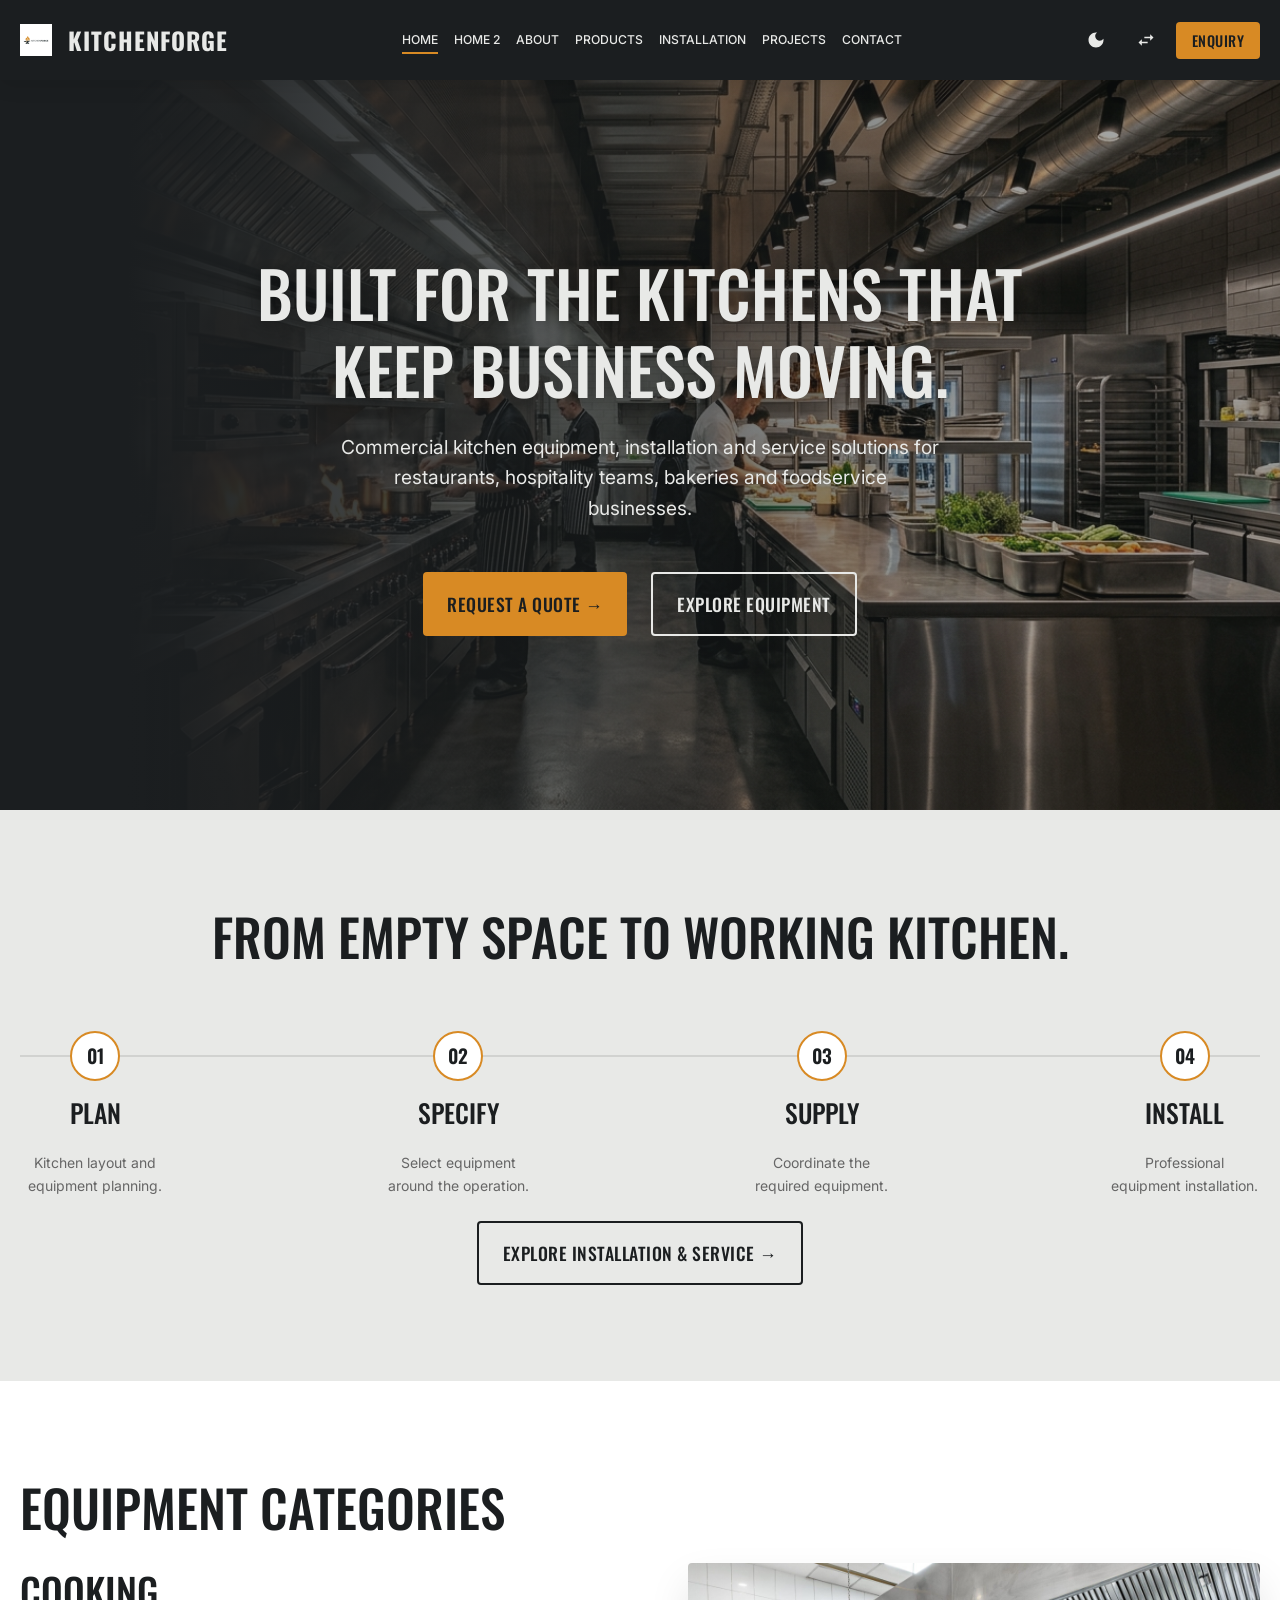
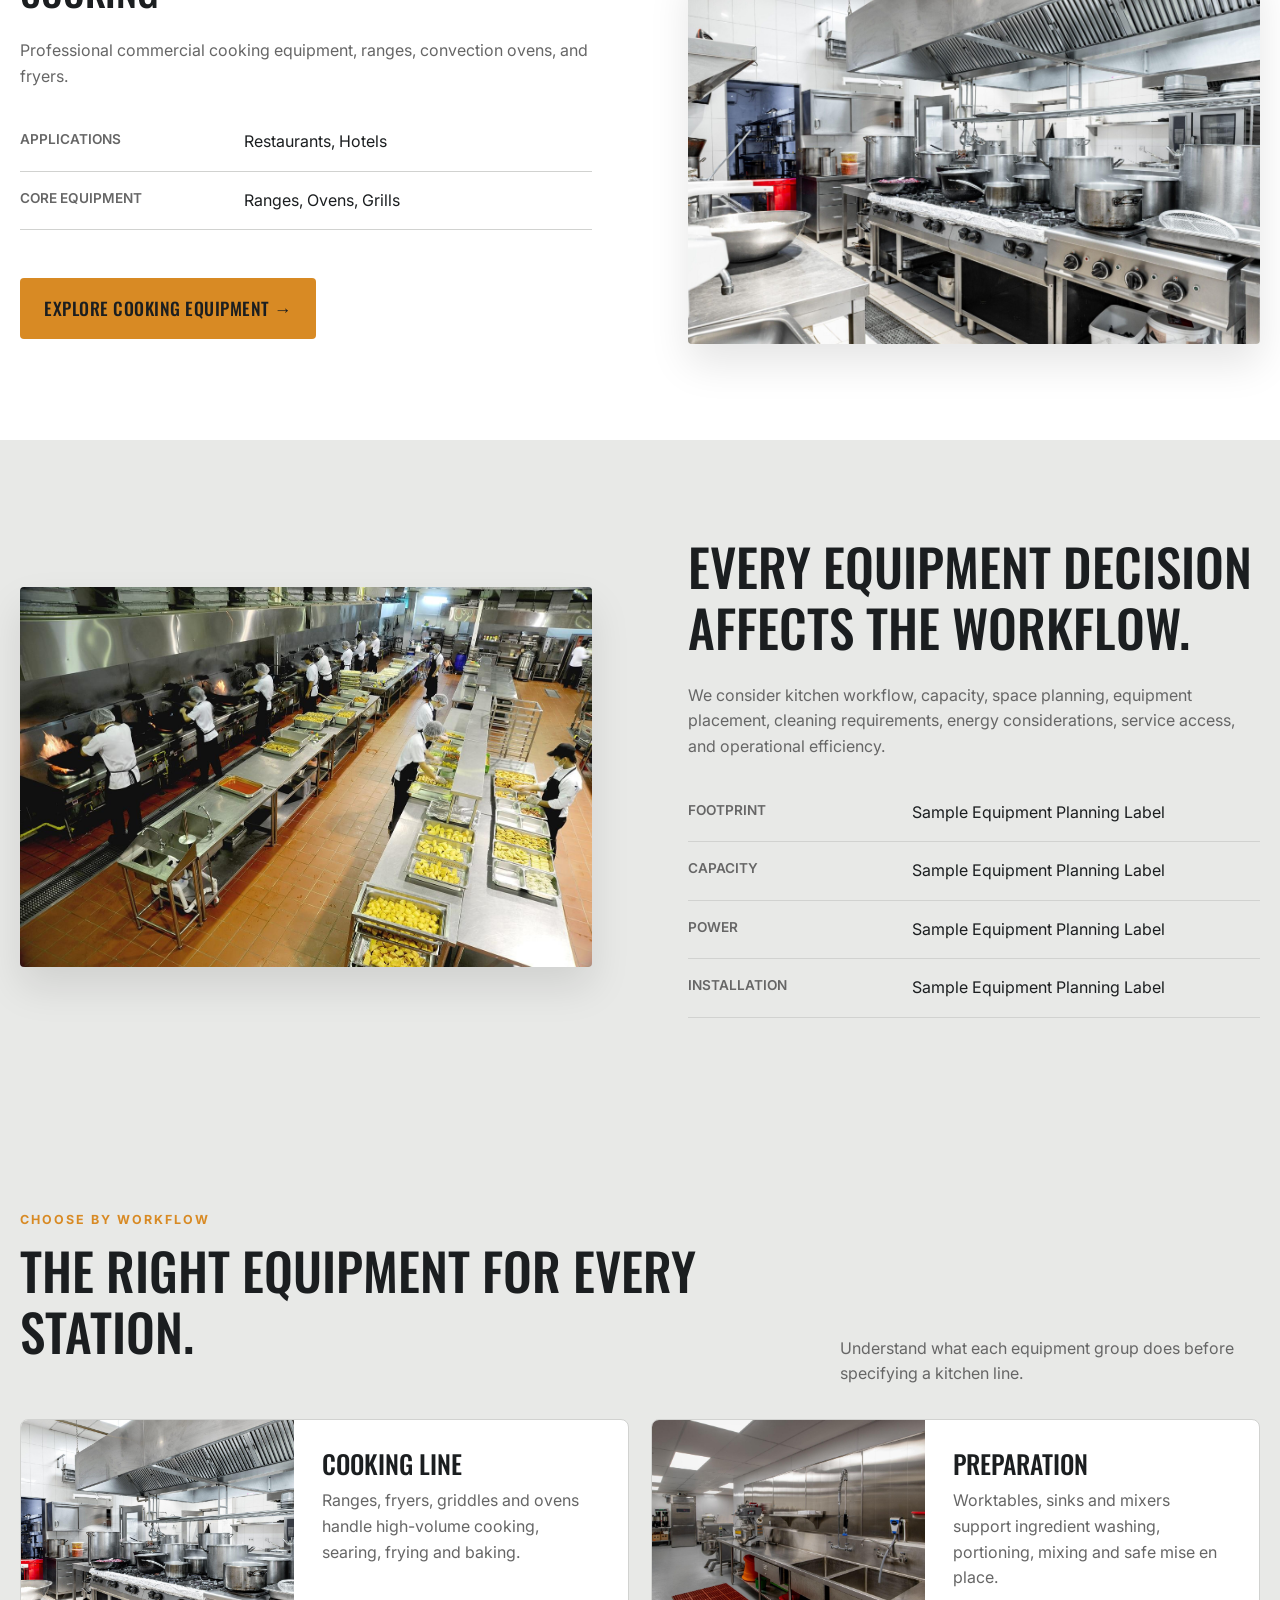
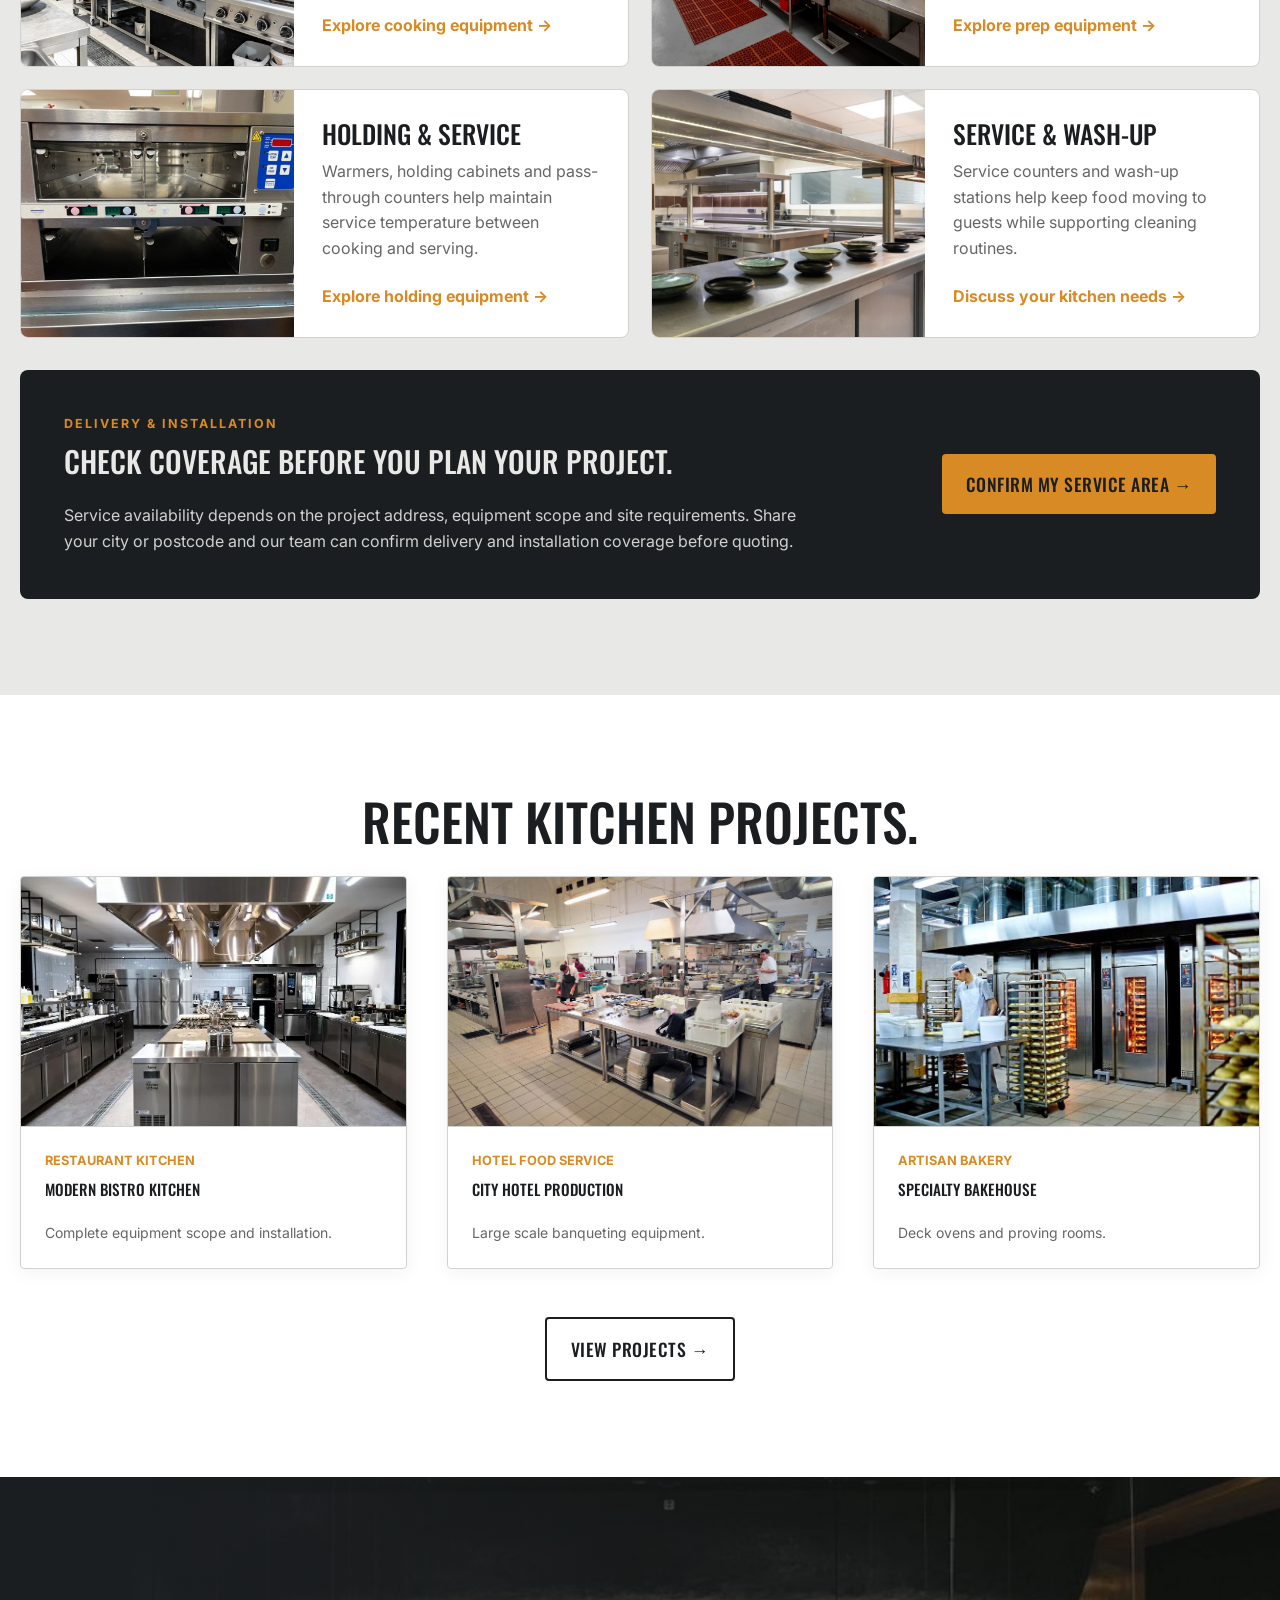
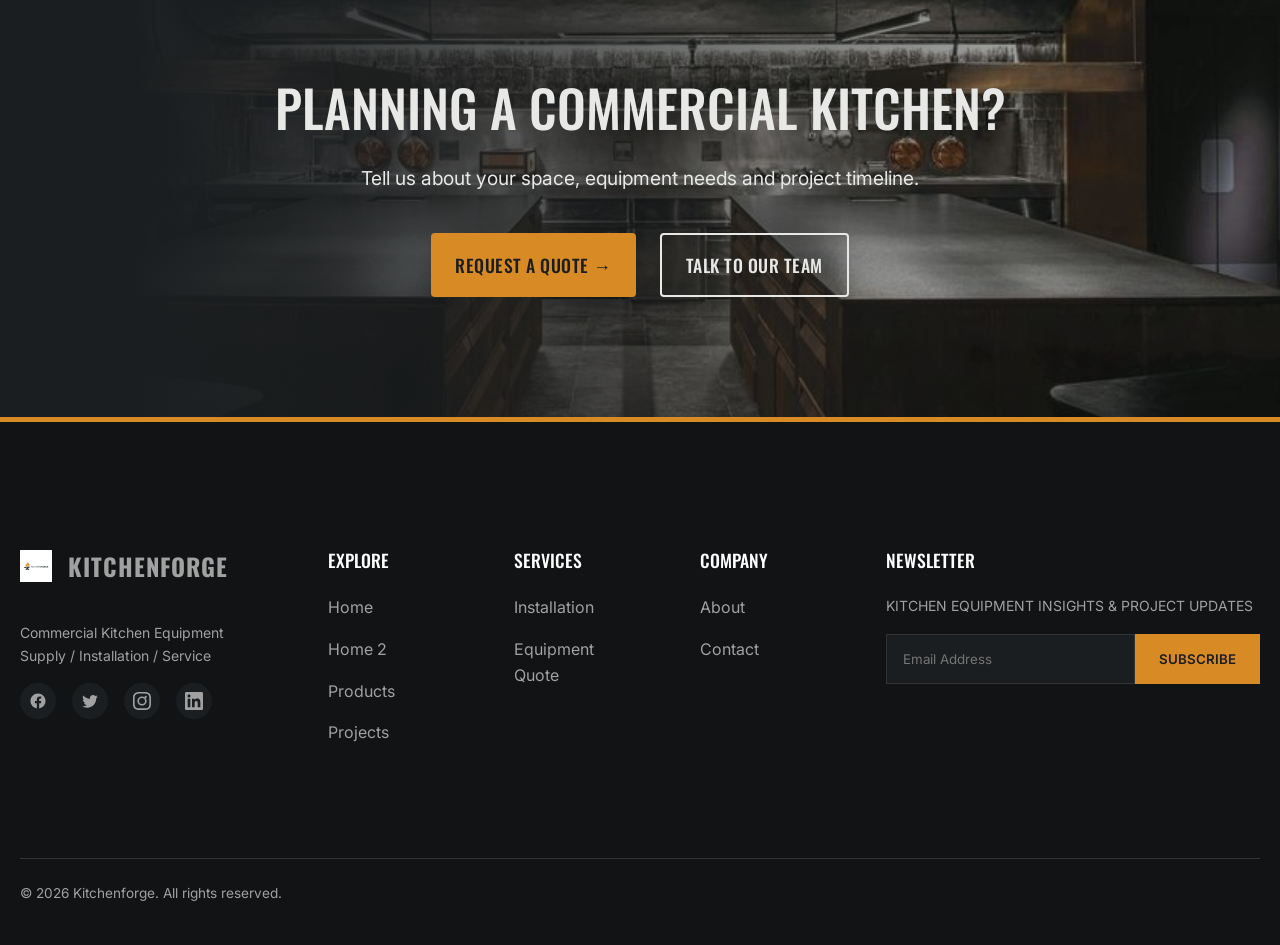
<file: index.html>
<!DOCTYPE html>
<html lang="en" data-theme="light" dir="ltr">

<head>
    <meta charset="UTF-8">
    <meta name="viewport" content="width=device-width, initial-scale=1.0">
    <title>Kitchenforge | Commercial Kitchen Equipment & Installation</title>
    <meta name="description"
        content="Premium commercial kitchen equipment supplier and installer. Built for the kitchens that keep business moving.">
    <link rel="icon" href="assets/images/logo.png" type="image/png">
    <link rel="stylesheet" href="assets/css/style.css">
</head>

<body>
    <!-- NAVBAR -->
    <nav class="navbar">
        <div class="container">
            <a href="index.html" class="nav-brand">
                <img src="assets/images/logo.png" alt="Kitchenforge Logo" style="height: 32px; width: auto;">
                <div class="brand-text">
                    <span class="brand-name">KITCHENFORGE</span>
                </div>
            </a>
            <div class="nav-links">
                <a href="index.html">Home</a>
                <a href="home-2.html">Home 2</a>
                <a href="about.html">About</a>
                <a href="products.html">Products</a>
                <a href="installation-service.html">Installation</a>
                <a href="projects.html">Projects</a>
                <a href="contact.html">Contact</a>
            </div>
            <div class="nav-actions">
                <button class="nav-icon-btn theme-toggle desktop-only" title="Toggle Theme" aria-label="Toggle Theme">
                    <svg viewBox="0 0 24 24">
                        <path
                            d="M12 3c-4.97 0-9 4.03-9 9s4.03 9 9 9 9-4.03 9-9c0-.46-.04-.92-.1-1.36a5.389 5.389 0 0 1-4.4 2.26 5.403 5.403 0 0 1-3.14-9.8c-.44-.06-.9-.1-1.36-.1z" />
                    </svg>
                </button>
                <button class="nav-icon-btn rtl-toggle desktop-only" title="Toggle RTL" aria-label="Toggle RTL">
                    <svg viewBox="0 0 24 24">
                        <path d="M6.99 11L3 15l3.99 4v-3H14v-2H6.99v-3zM21 9l-3.99-4v3H10v2h7.01v3L21 9z" />
                    </svg>
                </button>
                <button class="btn btn-primary quote-trigger desktop-only"
                    style="padding: 8px 16px; font-size: 0.9rem;">ENQUIRY</button>
                <button class="hamburger" aria-label="Open navigation menu" aria-expanded="false" aria-controls="mobile-navigation">
                    <span></span><span></span><span></span>
                </button>
            </div>
        </div>
    </nav>

    <!-- MOBILE DRAWER -->
    <div class="overlay"></div>
    <div class="mobile-drawer" id="mobile-navigation" aria-label="Mobile navigation">
        <button class="drawer-close" aria-label="Close menu"><svg viewBox="0 0 24 24">
                <path
                    d="M19 6.41L17.59 5 12 10.59 6.41 5 5 6.41 10.59 12 5 17.59 6.41 19 12 13.41 17.59 19 19 17.59 13.41 12z" />
            </svg></button>
        <div class="drawer-links">
            <a href="index.html">Home</a>
            <a href="home-2.html">Home 2</a>
            <a href="about.html">About</a>
            <a href="products.html">Products</a>
            <a href="installation-service.html">Installation</a>
            <a href="projects.html">Projects</a>
            <a href="contact.html">Contact</a>
            <button class="btn btn-primary mt-4 quote-trigger">ENQUIRY</button>
        </div>
        <div class="drawer-controls">
            <button class="control-btn theme-toggle" title="Toggle Theme" aria-label="Toggle Theme">
                <svg viewBox="0 0 24 24" style="width:20px;height:20px;fill:currentColor;">
                    <path d="M12 3c-4.97 0-9 4.03-9 9s4.03 9 9 9 9-4.03 9-9c0-.46-.04-.92-.1-1.36a5.389 5.389 0 0 1-4.4 2.26 5.403 5.403 0 0 1-3.14-9.8c-.44-.06-.9-.1-1.36-.1z"/>
                </svg>
            </button>
            <button class="control-btn rtl-toggle" title="Toggle RTL" aria-label="Toggle RTL">
                <svg viewBox="0 0 24 24" style="width:20px;height:20px;fill:currentColor;">
                    <path d="M6.99 11L3 15l3.99 4v-3H14v-2H6.99v-3zM21 9l-3.99-4v3H10v2h7.01v3L21 9z"/>
                </svg>
            </button>
        </div>
    </div>

    <!-- MAIN CONTENT -->
    <main>
        <!-- 01 HERO -->
        <section class="hero">
            <div class="hero-bg">
                <img src="assets/images/home-hero.jpg" alt="Commercial Kitchen">
            </div>
            <div class="container hero-content reveal text-center">
                <h1>BUILT FOR THE KITCHENS THAT KEEP BUSINESS MOVING.</h1>
                <p style="margin: 0 auto; margin-bottom: 3rem;">Commercial kitchen equipment, installation and service
                    solutions for restaurants, hospitality teams,
                    bakeries and foodservice businesses.</p>
                <div class="flex gap-md justify-center mob-stack">
                    <button class="btn btn-primary quote-trigger">REQUEST A QUOTE →</button>
                    <a href="products.html" class="btn btn-secondary"
                        style="border-color:#E8E9E7; color:#E8E9E7">EXPLORE EQUIPMENT</a>
                </div>
            </div>
        </section>

        <!-- 02 COMMERCIAL KITCHEN SYSTEMS -->
        <section class="section container reveal">
            <div class="text-center mb-5">
                <h2>FROM EMPTY SPACE TO WORKING KITCHEN.</h2>
            </div>
            <div class="process-timeline">
                <div class="process-step">
                    <div class="process-num">01</div>
                    <h4 class="h5">PLAN</h4>
                    <p class="text-sm text-muted">Kitchen layout and equipment planning.</p>
                </div>
                <div class="process-step">
                    <div class="process-num">02</div>
                    <h4 class="h5">SPECIFY</h4>
                    <p class="text-sm text-muted">Select equipment around the operation.</p>
                </div>
                <div class="process-step">
                    <div class="process-num">03</div>
                    <h4 class="h5">SUPPLY</h4>
                    <p class="text-sm text-muted">Coordinate the required equipment.</p>
                </div>
                <div class="process-step">
                    <div class="process-num">04</div>
                    <h4 class="h5">INSTALL</h4>
                    <p class="text-sm text-muted">Professional equipment installation.</p>
                </div>

            </div>
            <div class="text-center mt-5">
                <a href="installation-service.html" class="btn btn-secondary">EXPLORE INSTALLATION & SERVICE →</a>
            </div>
        </section>

        <!-- 03 EQUIPMENT CATEGORIES -->
        <section class="section equipment-categories-section" style="background-color: var(--color-surface);">
            <div class="container reveal">
                <h2 class="mb-4">EQUIPMENT CATEGORIES</h2>
                <div class="editorial-split">
                    <div>

                        <div id="home-cat-content" class="mt-4">
                            <h3 id="hc-title">COOKING</h3>
                            <p id="hc-desc" class="text-muted mb-4">Professional commercial cooking equipment, ranges,
                                convection ovens, and fryers.</p>
                            <ul class="spec-list mb-4">
                                <li><span class="spec-label">Applications</span> <span id="hc-app">Restaurants,
                                        Hotels</span></li>
                                <li><span class="spec-label">Core Equipment</span> <span id="hc-eq">Ranges, Ovens,
                                        Grills</span></li>
                            </ul>
                            <div style="margin-top: 3rem;">
                                <a href="products.html" class="btn btn-primary" id="hc-cta">EXPLORE COOKING EQUIPMENT
                                    →</a>
                            </div>
                        </div>
                    </div>
                    <div class="editorial-image">
                        <img src="assets/images/cooking.jpg" id="hc-img" alt="Category"
                            style="height: 100%; object-fit: cover;">
                    </div>
                </div>
            </div>
        </section>

        <!-- 04 BUILT FOR THE OPERATION -->
        <section class="section container reveal">
            <div class="editorial-split">
                <div class="editorial-image">
                    <img src="assets/images/workflow.jpg" alt="Chef Workflow" style="height: 100%; object-fit: cover;">
                </div>
                <div>
                    <h2>EVERY EQUIPMENT DECISION AFFECTS THE WORKFLOW.</h2>
                    <p class="text-muted mb-4">We consider kitchen workflow, capacity, space planning, equipment
                        placement, cleaning requirements, energy considerations, service access, and operational
                        efficiency.</p>
                    <ul class="spec-list">
                        <li><span class="spec-label">FOOTPRINT</span> <span>Sample Equipment Planning Label</span></li>
                        <li><span class="spec-label">CAPACITY</span> <span>Sample Equipment Planning Label</span></li>
                        <li><span class="spec-label">POWER</span> <span>Sample Equipment Planning Label</span></li>
                        <li><span class="spec-label">INSTALLATION</span> <span>Sample Equipment Planning Label</span>
                        </li>
                    </ul>
                </div>
            </div>
        </section>

        <!-- EQUIPMENT USES: QUICK BUYER GUIDE -->
        <section class="section equipment-guide" style="background-color: var(--color-background);">
            <div class="container reveal">
                <div class="section-heading-row">
                    <div><p class="eyebrow">CHOOSE BY WORKFLOW</p><h2>THE RIGHT EQUIPMENT FOR EVERY STATION.</h2></div>
                    <p class="text-muted">Understand what each equipment group does before specifying a kitchen line.</p>
                </div>
                <div class="equipment-guide-grid">
                    <article class="equipment-guide-card">
                        <img src="assets/images/cooking.jpg" alt="Commercial ranges and cooking equipment">
                        <div>
                            <h3>Cooking line</h3>
                            <p>Ranges, fryers, griddles and ovens handle high-volume cooking, searing, frying and baking.</p>
                            <a href="products.html" class="text-link">Explore cooking equipment →</a>
                        </div>
                    </article>
                    <article class="equipment-guide-card">
                        <img src="assets/images/prep.jpg" alt="Stainless steel food preparation workstations">
                        <div>
                            <h3>Preparation</h3>
                            <p>Worktables, sinks and mixers support ingredient washing, portioning, mixing and safe mise en place.</p>
                            <a href="products.html" class="text-link">Explore prep equipment →</a>
                        </div>
                    </article>
                    <article class="equipment-guide-card">
                        <img src="assets/images/hold.jpg" alt="Commercial hot holding equipment">
                        <div>
                            <h3>Holding & service</h3>
                            <p>Warmers, holding cabinets and pass-through counters help maintain service temperature between cooking and serving.</p>
                            <a href="products.html" class="text-link">Explore holding equipment →</a>
                        </div>
                    </article>
                    <article class="equipment-guide-card">
                        <img src="assets/images/serve.jpg" alt="Commercial food service counter">
                        <div>
                            <h3>Service & wash-up</h3>
                            <p>Service counters and wash-up stations help keep food moving to guests while supporting cleaning routines.</p>
                            <a href="products.html" class="text-link">Discuss your kitchen needs →</a>
                        </div>
                    </article>
                </div>
                <div class="service-area-panel"><div><p class="eyebrow">DELIVERY & INSTALLATION</p><h3>CHECK COVERAGE BEFORE YOU PLAN YOUR PROJECT.</h3><p>Service availability depends on the project address, equipment scope and site requirements. Share your city or postcode and our team can confirm delivery and installation coverage before quoting.</p></div><a href="contact.html" class="btn btn-primary">CONFIRM MY SERVICE AREA →</a></div>
            </div>
        </section>

        <!-- 05 FEATURED PROJECTS -->
        <section class="section" style="background-color: var(--color-surface);">
            <div class="container reveal">
                <h2 class="text-center mb-5">RECENT KITCHEN PROJECTS.</h2>
                <div class="centered-grid-3">
                    <div class="card">
                        <img src="assets/images/project1.jpg" alt="Restaurant Kitchen" class="card-img">
                        <div class="card-body">
                            <div class="card-category">RESTAURANT KITCHEN</div>
                            <h3 class="h6" style="font-size: 0.95rem; white-space: nowrap; overflow: hidden; text-overflow: ellipsis;">MODERN BISTRO KITCHEN</h3>
                            <p class="text-sm text-muted">Complete equipment scope and installation.</p>
                        </div>
                    </div>
                    <div class="card">
                        <img src="assets/images/project2.jpg" alt="Hotel Food Service" class="card-img">
                        <div class="card-body">
                            <div class="card-category">HOTEL FOOD SERVICE</div>
                            <h3 class="h6" style="font-size: 0.95rem; white-space: nowrap; overflow: hidden; text-overflow: ellipsis;">CITY HOTEL PRODUCTION</h3>
                            <p class="text-sm text-muted">Large scale banqueting equipment.</p>
                        </div>
                    </div>
                    <div class="card">
                        <img src="assets/images/project3.jpg" alt="Artisan Bakery" class="card-img">
                        <div class="card-body">
                            <div class="card-category">ARTISAN BAKERY</div>
                            <h3 class="h6" style="font-size: 0.95rem; white-space: nowrap; overflow: hidden; text-overflow: ellipsis;">SPECIALTY BAKEHOUSE</h3>
                            <p class="text-sm text-muted">Deck ovens and proving rooms.</p>
                        </div>
                    </div>
                </div>
                <div class="text-center mt-5" style="margin-top: 3rem;">
                    <a href="projects.html" class="btn btn-secondary">VIEW PROJECTS →</a>
                </div>
            </div>
        </section>

        <!-- 06 FINAL CTA -->
        <section class="hero" style="min-height: 60vh;">
            <div class="hero-bg">
                <img src="assets/images/home-bg.jpg" alt="Plan Kitchen">
            </div>
            <div class="container hero-content text-center reveal" style="margin:0 auto;">
                <h2>PLANNING A COMMERCIAL KITCHEN?</h2>
                <p style="margin: 0 auto 40px auto;">Tell us about your space, equipment needs and project timeline.</p>
                <div class="flex gap-md justify-center mob-stack">
                    <button class="btn btn-primary quote-trigger">REQUEST A QUOTE →</button>
                    <a href="contact.html" class="btn btn-secondary" style="border-color:#E8E9E7; color:#E8E9E7">TALK TO
                        OUR TEAM</a>
                </div>
            </div>
        </section>
    </main>

    <!-- GLOBAL QUOTE MODAL (Reused) -->
    <div class="modal" id="quote-modal">
        <div class="modal-content">
            <button class="modal-close"><svg viewBox="0 0 24 24">
                    <path
                        d="M19 6.41L17.59 5 12 10.59 6.41 5 5 6.41 10.59 12 5 17.59 6.41 19 12 13.41 17.59 19 19 17.59 13.41 12z" />
                </svg></button>
            <div id="quote-form-body">
                <h2 class="h3 mb-4 text-accent">LET'S PLAN YOUR KITCHEN</h2>
                <form id="quote-form">
                    <div class="form-grid">
                        <div class="form-group">
                            <label class="form-label">Full Name *</label>
                            <input type="text" class="form-control" required>
                        </div>
                        <div class="form-group">
                            <label class="form-label">Company Name</label>
                            <input type="text" class="form-control">
                        </div>
                        <div class="form-group">
                            <label class="form-label">Email *</label>
                            <input type="email" class="form-control" required>
                        </div>
                        <div class="form-group">
                            <label class="form-label">Phone</label>
                            <input type="tel" class="form-control">
                        </div>
                        <div class="form-group">
                            <label class="form-label">Business Type *</label>
                            <select class="form-control" required>
                                <option value="">Select...</option>
                                <option>Restaurant</option>
                                <option>Hotel</option>
                                <option>Café</option>
                                <option>Bakery</option>
                                <option>Catering</option>
                                <option>Institution</option>
                                <option>Other</option>
                            </select>
                        </div>
                        <div class="form-group">
                            <label class="form-label">Project Type *</label>
                            <select class="form-control" required>
                                <option value="">Select...</option>
                                <option>New Kitchen</option>
                                <option>Kitchen Renovation</option>
                                <option>Equipment Replacement</option>
                                <option>Installation Only</option>
                                <option>Service Request</option>
                                <option>Other</option>
                            </select>
                        </div>
                        <div class="form-group">
                            <label class="form-label">Equipment Category</label>
                            <input type="text" id="quote-eq-cat" class="form-control">
                        </div>
                        <div class="form-group">
                            <label class="form-label">Equipment Name</label>
                            <input type="text" id="quote-eq-name" class="form-control">
                        </div>
                        <div class="form-group" style="grid-column: 1/-1;">
                            <label class="form-label">Message *</label>
                            <textarea class="form-control" rows="3" required></textarea>
                        </div>
                    </div>
                    <div class="mt-4 flex gap-md mob-stack">
                        <button type="submit" class="btn btn-primary">SEND QUOTE REQUEST</button>
                        <button type="button" class="btn btn-secondary quote-cancel">MAYBE LATER</button>
                    </div>
                </form>
            </div>
            <div id="quote-success" class="form-success">
                <h3 class="h2 mb-3">QUOTE REQUEST PREPARED</h3>
                <p class="text-muted">Thanks — your project information has been prepared for the Kitchenforge team.</p>
                <button class="btn btn-secondary mt-4 modal-close">CLOSE</button>
            </div>
        </div>
    </div>

    <!-- FOOTER -->
    <footer class="footer">
        <div class="container">
            <div class="footer-grid">
                <div class="footer-col">
                    <a href="index.html" class="nav-brand mb-4">
                        <img src="assets/images/logo.png" alt="Kitchenforge Logo" style="height: 32px; width: auto;">
                        <div class="brand-text">
                            <span class="brand-name">KITCHENFORGE</span>
                        </div>
                    </a>
                    <p class="text-sm mb-4" style="margin-top: 1rem;">Commercial Kitchen Equipment<br>Supply / Installation / Service</p>
                    <div class="social-icons">
                        <a href="#" aria-label="Facebook"><svg viewBox="0 0 24 24">
                                <path
                                    d="M12 2.04c-5.5 0-10 4.5-10 10 0 5 3.66 9.15 8.44 9.9v-7h-2.54V12h2.54v-2.22c0-2.51 1.5-3.89 3.77-3.89 1.1 0 2.24.2 2.24.2v2.46h-1.26c-1.24 0-1.63.77-1.63 1.56V12h2.77l-.44 2.94h-2.33v7C18.34 21.15 22 17.04 22 12c0-5.5-4.5-10-10-10z" />
                            </svg></a>
                        <a href="#" aria-label="Twitter"><svg viewBox="0 0 24 24">
                                <path
                                    d="M22.46 6c-.77.35-1.6.58-2.46.69.88-.53 1.56-1.37 1.88-2.38-.83.5-1.75.85-2.72 1.05C18.37 4.5 17.26 4 16 4c-2.35 0-4.27 1.92-4.27 4.29 0 .34.04.67.11.98C8.28 9.09 5.11 7.38 3 4.79c-.37.63-.58 1.37-.58 2.15 0 1.49.75 2.81 1.91 3.56-.71 0-1.37-.2-1.95-.5v.05c0 2.08 1.48 3.82 3.44 4.21a4.22 4.22 0 0 1-1.93.07 4.28 4.28 0 0 0 4 2.98 8.52 8.52 0 0 1-5.33 1.84c-.34 0-.68-.02-1.02-.06C3.44 20.29 5.7 21 8.12 21 16 21 20.33 14.46 20.33 8.79c0-.19 0-.37-.01-.56.84-.6 1.56-1.36 2.14-2.23z" />
                            </svg></a>
                        <a href="#" aria-label="Instagram"><svg viewBox="0 0 24 24">
                                <path
                                    d="M12 2.16c3.2 0 3.58.01 4.85.07 1.17.05 1.8.25 2.23.41.56.22.96.48 1.37.89s.67.81.89 1.37c.16.43.36 1.06.41 2.23.06 1.27.07 1.65.07 4.85s-.01 3.58-.07 4.85c-.05 1.17-.25 1.8-.41 2.23-.22.56-.48.96-.89 1.37s-.81.67-1.37.89c-.43.16-1.06.36-2.23.41-1.27.06-1.65.07-4.85.07s-3.58-.01-4.85-.07c-1.17-.05-1.8-.25-2.23-.41-.56-.22-.96-.48-1.37-.89s-.67-.81-.89-1.37c-.16-.43-.36-1.06-.41-2.23-.06-1.27-.07-1.65-.07-4.85s.01-3.58.07-4.85c.05-1.17.25-1.8.41-2.23.22-.56.48-.96.89-1.37s.81-.67 1.37-.89c.43-.16 1.06-.36 2.23-.41 1.27-.06 1.65-.07 4.85-.07M12 0C8.74 0 8.33.01 7.05.07 5.77.13 4.9.31 4.14.61c-.78.3-1.45.71-2.12 1.38-.67.67-1.08 1.34-1.38 2.12C.31 4.9.13 5.77.07 7.05.01 8.33 0 8.74 0 12s.01 3.67.07 4.95c.06 1.28.24 2.15.54 2.91.3.78.71 1.45 1.38 2.12.67.67 1.34 1.08 2.12 1.38.76.3 1.63.48 2.91.54C8.33 23.99 8.74 24 12 24s3.67-.01 4.95-.07c1.28-.06 2.15-.24 2.91-.54.78-.3 1.45-.71 2.12-1.38.67-.67 1.08-1.34 1.38-2.12.3-.76.48-1.63.54-2.91.06-1.28.07-1.69.07-4.95s-.01-3.67-.07-4.95c-.06-1.28-.24-2.15-.54-2.91-.3-.78-.71-1.45-1.38-2.12-.67-.67-1.34-1.08-2.12-1.38-.76-.3-1.63-.48-2.91-.54C15.67.01 15.26 0 12 0zm0 5.84A6.16 6.16 0 1 0 18.16 12 6.16 6.16 0 0 0 12 5.84zm0 10.16A4 4 0 1 1 16 12a4 4 0 0 1-4 4zm6.4-9.44a1.44 1.44 0 1 1-2.88 0 1.44 1.44 0 0 1 2.88 0z" />
                            </svg></a>
                        <a href="#" aria-label="LinkedIn"><svg viewBox="0 0 24 24">
                                <path
                                    d="M20.447 20.452h-3.554v-5.569c0-1.328-.027-3.037-1.852-3.037-1.853 0-2.136 1.445-2.136 2.939v5.667H9.351V9h3.414v1.561h.046c.477-.9 1.637-1.85 3.37-1.85 3.601 0 4.267 2.37 4.267 5.455v6.286zM5.337 7.433c-1.144 0-2.063-.926-2.063-2.065 0-1.138.92-2.063 2.063-2.063 1.14 0 2.064.925 2.064 2.063 0 1.139-.925 2.065-2.064 2.065zm1.782 13.019H3.555V9h3.564v11.452zM22.225 0H1.771C.792 0 0 .774 0 1.729v20.542C0 23.227.792 24 1.771 24h20.451C23.2 24 24 23.227 24 22.271V1.729C24 .774 23.2 0 22.222 0h.003z" />
                            </svg></a>
                    </div>
                </div>
                <div class="footer-col">
                    <h4>EXPLORE</h4>
                    <ul class="footer-links">
                        <li><a href="index.html">Home</a></li>
                        <li><a href="home-2.html">Home 2</a></li>
                        <li><a href="products.html">Products</a></li>
                        <li><a href="projects.html">Projects</a></li>
                    </ul>
                </div>
                <div class="footer-col">
                    <h4>SERVICES</h4>
                    <ul class="footer-links">
                        <li><a href="installation-service.html">Installation</a></li>
                        <li><a href="#" class="quote-trigger">Equipment Quote</a></li>
                    </ul>
                </div>
                <div class="footer-col">
                    <h4>COMPANY</h4>
                    <ul class="footer-links">
                        <li><a href="about.html">About</a></li>
                        <li><a href="contact.html">Contact</a></li>
                    </ul>
                </div>
                <div class="footer-col">
                    <h4>NEWSLETTER</h4>
                    <p class="text-sm mb-3">KITCHEN EQUIPMENT INSIGHTS & PROJECT UPDATES</p>
                    <form class="newsletter-form" onsubmit="event.preventDefault()">
                        <input type="email" placeholder="Email Address" required>
                        <button type="submit">SUBSCRIBE</button>
                    </form>
                </div>
            </div>
            <div class="footer-bottom">
                <p>© 2026 Kitchenforge. All rights reserved.</p>
                <div class="flex gap-md">
                </div>
            </div>
        </div>
    </footer>

    <button id="back-to-top" class="back-to-top" aria-label="Back to top">
        <svg viewBox="0 0 24 24" width="24" height="24" fill="currentColor">
            <path d="M4 12l1.41 1.41L11 7.83V20h2V7.83l5.58 5.59L20 12l-8-8-8 8z" />
        </svg>
    </button>

    <script src="assets/js/main.js"></script>
</body>

</html>
</file>
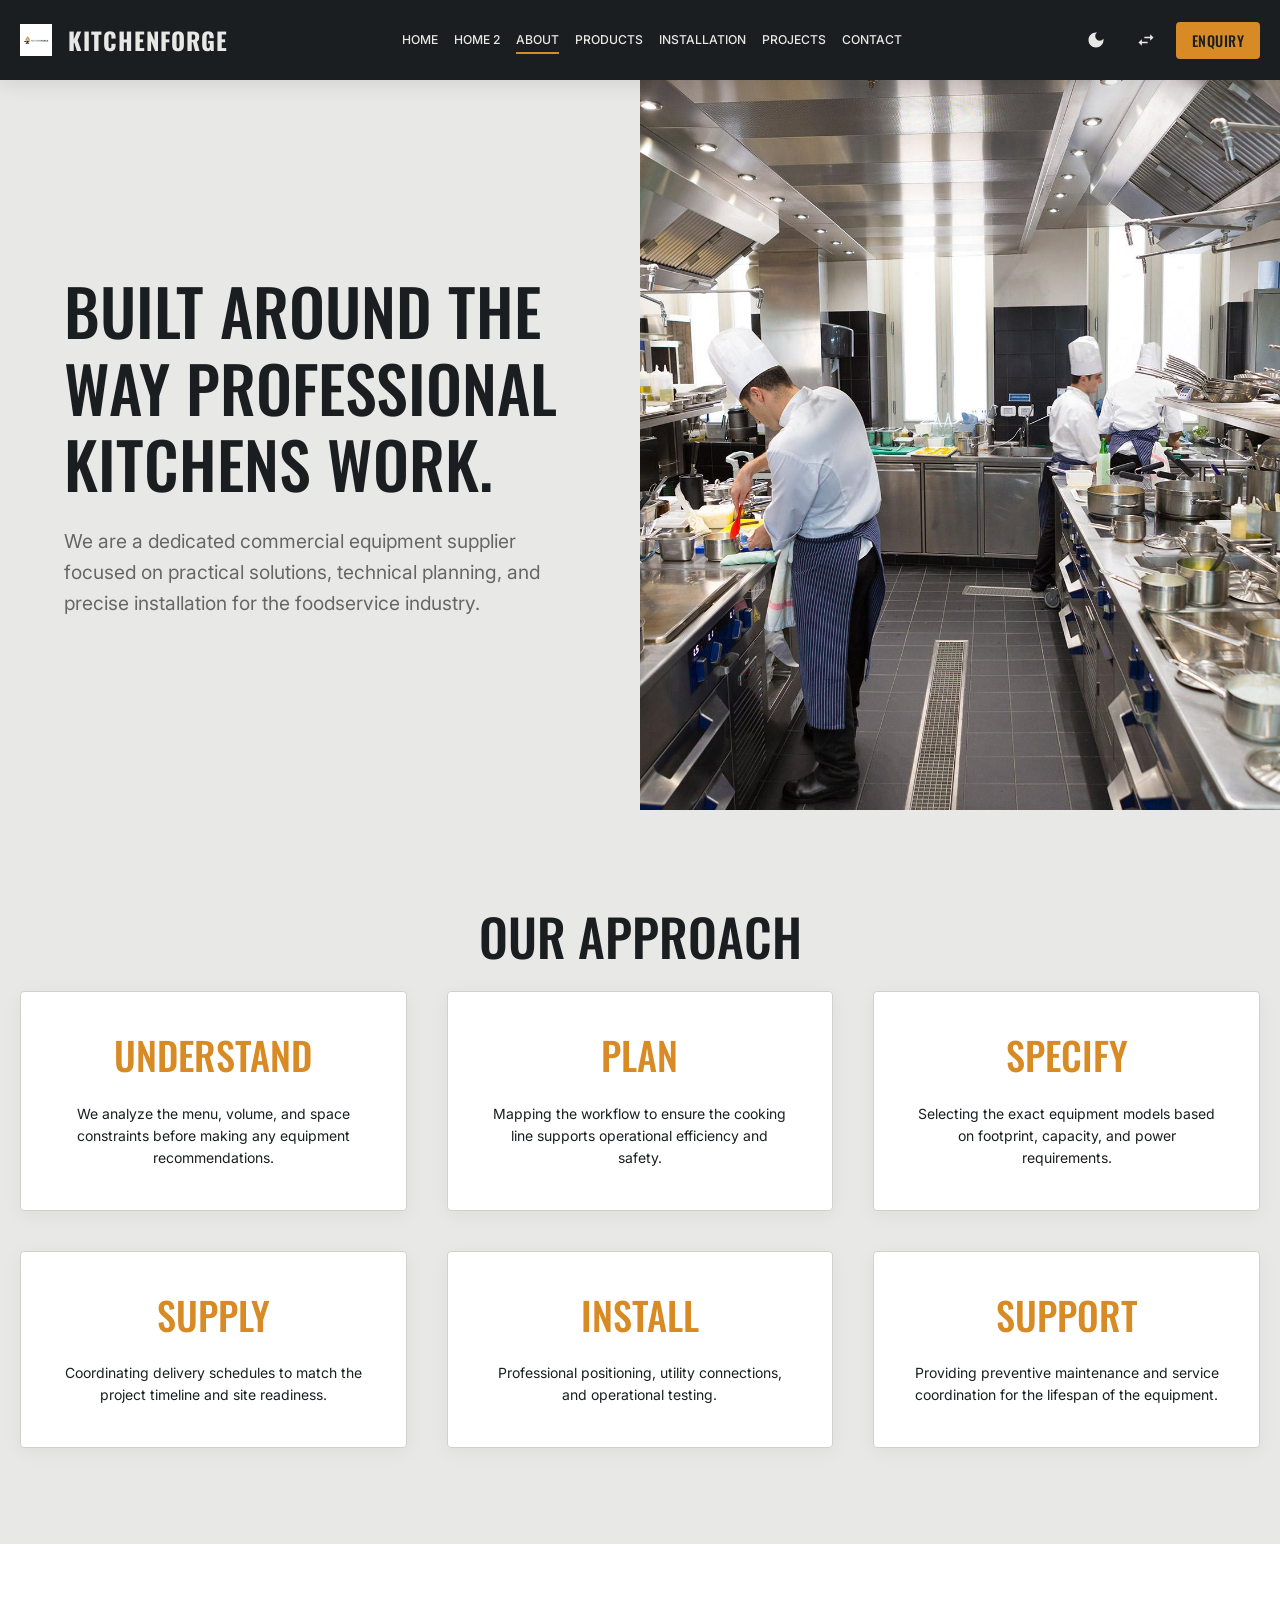
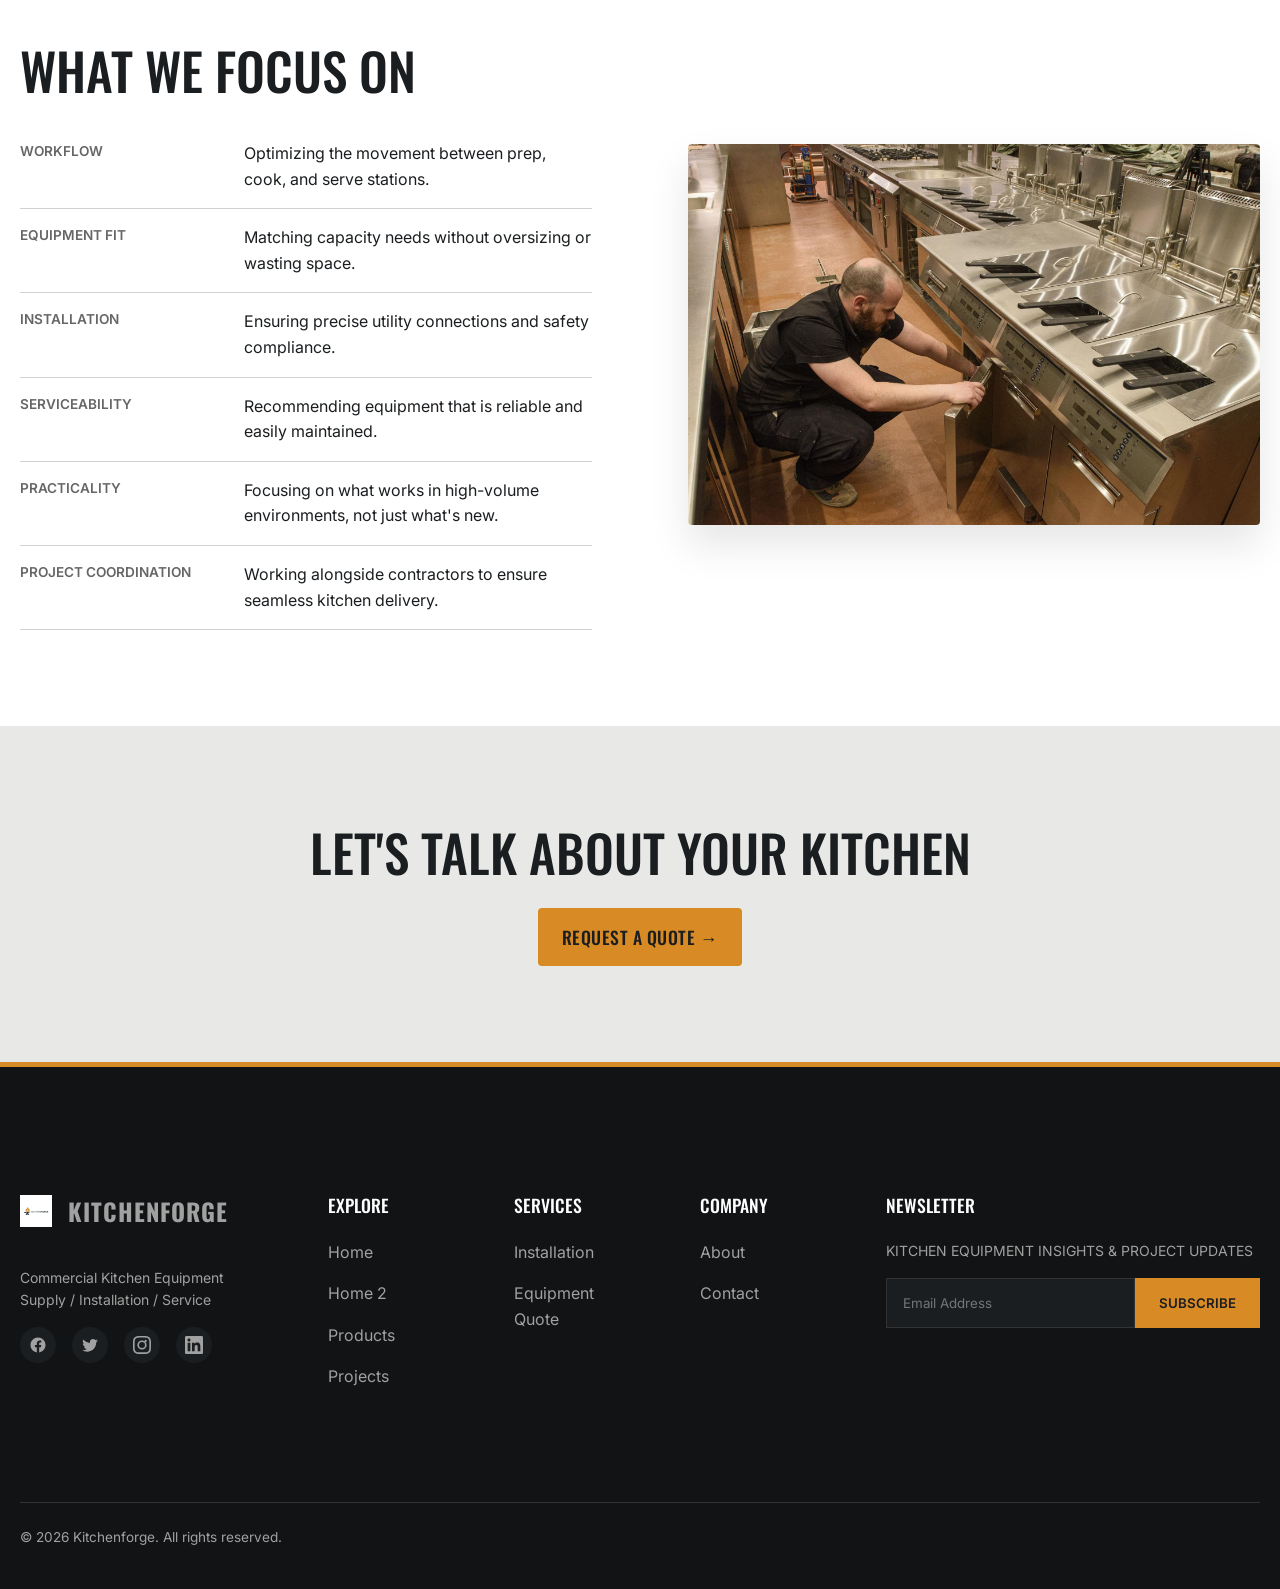
<file: about.html>
<!DOCTYPE html>
<html lang="en" data-theme="light" dir="ltr">

<head>
    <meta charset="UTF-8">
    <meta name="viewport" content="width=device-width, initial-scale=1.0">
    <title>About Kitchenforge | Commercial Kitchen Equipment</title>
    <meta name="description"
        content="Our approach to commercial kitchen equipment specification, planning, and installation.">
    <link rel="icon" href="assets/images/logo.png" type="image/png">
    <link rel="stylesheet" href="assets/css/style.css">
</head>

<body>
    <!-- NAVBAR -->
    <nav class="navbar">
        <div class="container">
            <a href="index.html" class="nav-brand">
                <img src="assets/images/logo.png" alt="Kitchenforge Logo" style="height: 32px; width: auto;">
                <div class="brand-text">
                    <span class="brand-name">KITCHENFORGE</span>
                </div>
            </a>
            <div class="nav-links">
                <a href="index.html">Home</a>
                <a href="home-2.html">Home 2</a>
                <a href="about.html">About</a>
                <a href="products.html">Products</a>
                <a href="installation-service.html">Installation</a>
                <a href="projects.html">Projects</a>
                <a href="contact.html">Contact</a>
            </div>
            <div class="nav-actions">
                <button class="nav-icon-btn theme-toggle desktop-only" title="Toggle Theme" aria-label="Toggle Theme">
                    <svg viewBox="0 0 24 24">
                        <path
                            d="M12 3c-4.97 0-9 4.03-9 9s4.03 9 9 9 9-4.03 9-9c0-.46-.04-.92-.1-1.36a5.389 5.389 0 0 1-4.4 2.26 5.403 5.403 0 0 1-3.14-9.8c-.44-.06-.9-.1-1.36-.1z" />
                    </svg>
                </button>
                <button class="nav-icon-btn rtl-toggle desktop-only" title="Toggle RTL" aria-label="Toggle RTL">
                    <svg viewBox="0 0 24 24">
                        <path d="M6.99 11L3 15l3.99 4v-3H14v-2H6.99v-3zM21 9l-3.99-4v3H10v2h7.01v3L21 9z" />
                    </svg>
                </button>
                <button class="btn btn-primary quote-trigger desktop-only"
                    style="padding: 8px 16px; font-size: 0.9rem;">ENQUIRY</button>
                <button class="hamburger" aria-label="Open navigation menu" aria-expanded="false" aria-controls="mobile-navigation">
                    <span></span><span></span><span></span>
                </button>
            </div>
        </div>
    </nav>

    <!-- MOBILE DRAWER -->
    <div class="overlay"></div>
    <div class="mobile-drawer" id="mobile-navigation" aria-label="Mobile navigation">
        <button class="drawer-close" aria-label="Close menu"><svg viewBox="0 0 24 24">
                <path
                    d="M19 6.41L17.59 5 12 10.59 6.41 5 5 6.41 10.59 12 5 17.59 6.41 19 12 13.41 17.59 19 19 17.59 13.41 12z" />
            </svg></button>
        <div class="drawer-links">
            <a href="index.html">Home</a>
            <a href="home-2.html">Home 2</a>
            <a href="about.html">About</a>
            <a href="products.html">Products</a>
            <a href="installation-service.html">Installation</a>
            <a href="projects.html">Projects</a>
            <a href="contact.html">Contact</a>
            <button class="btn btn-primary mt-4 quote-trigger">ENQUIRY</button>
        </div>
        <div class="drawer-controls">
            <button class="control-btn theme-toggle" title="Toggle Theme" aria-label="Toggle Theme">
                <svg viewBox="0 0 24 24" style="width:20px;height:20px;fill:currentColor;">
                    <path d="M12 3c-4.97 0-9 4.03-9 9s4.03 9 9 9 9-4.03 9-9c0-.46-.04-.92-.1-1.36a5.389 5.389 0 0 1-4.4 2.26 5.403 5.403 0 0 1-3.14-9.8c-.44-.06-.9-.1-1.36-.1z"/>
                </svg>
            </button>
            <button class="control-btn rtl-toggle" title="Toggle RTL" aria-label="Toggle RTL">
                <svg viewBox="0 0 24 24" style="width:20px;height:20px;fill:currentColor;">
                    <path d="M6.99 11L3 15l3.99 4v-3H14v-2H6.99v-3zM21 9l-3.99-4v3H10v2h7.01v3L21 9z"/>
                </svg>
            </button>
        </div>
    </div>

    <!-- MAIN CONTENT -->
    <main>
        <!-- 01 HERO -->
        <section class="hero-split">
            <div class="hero-split-content reveal">
                <h1>BUILT AROUND THE WAY PROFESSIONAL KITCHENS WORK.</h1>
                <p class="text-muted mb-4" style="font-size:1.2rem;">We are a dedicated commercial equipment supplier
                    focused on practical solutions, technical planning, and precise installation for the foodservice
                    industry.</p>
            </div>
            <div class="hero-split-image reveal">
                <img src="assets/images/abt-hero.jpg" alt="Commercial Kitchen Environment">
            </div>
        </section>

        <!-- 02 OUR APPROACH -->
        <section class="section container reveal text-center">
            <h2 class="mb-5">OUR APPROACH</h2>
            <div class="grid grid-3">
                <div class="card p-4" style="padding: 2.5rem;">
                    <h3 class="h4 text-accent">UNDERSTAND</h3>
                    <p class="text-sm">We analyze the menu, volume, and space constraints before making any equipment
                        recommendations.</p>
                </div>
                <div class="card p-4" style="padding: 2.5rem;">
                    <h3 class="h4 text-accent">PLAN</h3>
                    <p class="text-sm">Mapping the workflow to ensure the cooking line supports operational efficiency
                        and safety.</p>
                </div>
                <div class="card p-4" style="padding: 2.5rem;">
                    <h3 class="h4 text-accent">SPECIFY</h3>
                    <p class="text-sm">Selecting the exact equipment models based on footprint, capacity, and power
                        requirements.</p>
                </div>
                <div class="card p-4" style="padding: 2.5rem;">
                    <h3 class="h4 text-accent">SUPPLY</h3>
                    <p class="text-sm">Coordinating delivery schedules to match the project timeline and site readiness.
                    </p>
                </div>
                <div class="card p-4" style="padding: 2.5rem;">
                    <h3 class="h4 text-accent">INSTALL</h3>
                    <p class="text-sm">Professional positioning, utility connections, and operational testing.</p>
                </div>
                <div class="card p-4" style="padding: 2.5rem;">
                    <h3 class="h4 text-accent">SUPPORT</h3>
                    <p class="text-sm">Providing preventive maintenance and service coordination for the lifespan of the
                        equipment.</p>
                </div>
            </div>
        </section>

        <!-- 03 WHAT WE FOCUS ON -->
        <section class="section" style="background-color: var(--color-surface);">
            <div class="container reveal">
                <div class="editorial-split">
                    <div>
                        <h2 class="mb-4">WHAT WE FOCUS ON</h2>
                        <ul class="spec-list">
                            <li><span class="spec-label">Workflow</span> <span>Optimizing the movement between prep,
                                    cook, and serve stations.</span></li>
                            <li><span class="spec-label">Equipment Fit</span> <span>Matching capacity needs without
                                    oversizing or wasting space.</span></li>
                            <li><span class="spec-label">Installation</span> <span>Ensuring precise utility connections
                                    and safety compliance.</span></li>
                            <li><span class="spec-label">Serviceability</span> <span>Recommending equipment that is
                                    reliable and easily maintained.</span></li>
                            <li><span class="spec-label">Practicality</span> <span>Focusing on what works in high-volume
                                    environments, not just what's new.</span></li>
                            <li><span class="spec-label">Project Coordination</span> <span>Working alongside contractors
                                    to ensure seamless kitchen delivery.</span></li>
                        </ul>
                    </div>
                    <div class="editorial-image">
                        <img src="assets/images/focus.jpg" alt="Focus Areas" style="height: 100%; object-fit: cover;">
                    </div>
                </div>
            </div>
        </section>

        <!-- 04 FINAL CTA -->
        <section class="section text-center reveal">
            <div class="container">
                <h2 class="mb-4">LET'S TALK ABOUT YOUR KITCHEN</h2>
                <div class="mt-4">
                    <button class="btn btn-primary quote-trigger">REQUEST A QUOTE →</button>
                </div>
            </div>
        </section>
    </main>

    <!-- GLOBAL QUOTE MODAL (Reused) -->
    <div class="modal" id="quote-modal">
        <div class="modal-content">
            <button class="modal-close"><svg viewBox="0 0 24 24">
                    <path
                        d="M19 6.41L17.59 5 12 10.59 6.41 5 5 6.41 10.59 12 5 17.59 6.41 19 12 13.41 17.59 19 19 17.59 13.41 12z" />
                </svg></button>
            <div id="quote-form-body">
                <h2 class="h3 mb-4 text-accent">LET'S PLAN YOUR KITCHEN</h2>
                <form id="quote-form">
                    <div class="form-grid">
                        <div class="form-group">
                            <label class="form-label">Full Name *</label>
                            <input type="text" class="form-control" required>
                        </div>
                        <div class="form-group">
                            <label class="form-label">Company Name</label>
                            <input type="text" class="form-control">
                        </div>
                        <div class="form-group">
                            <label class="form-label">Email *</label>
                            <input type="email" class="form-control" required>
                        </div>
                        <div class="form-group">
                            <label class="form-label">Phone</label>
                            <input type="tel" class="form-control">
                        </div>
                        <div class="form-group">
                            <label class="form-label">Business Type *</label>
                            <select class="form-control" required>
                                <option value="">Select...</option>
                                <option>Restaurant</option>
                                <option>Hotel</option>
                                <option>Café</option>
                                <option>Bakery</option>
                                <option>Catering</option>
                                <option>Institution</option>
                                <option>Other</option>
                            </select>
                        </div>
                        <div class="form-group">
                            <label class="form-label">Project Type *</label>
                            <select class="form-control" required>
                                <option value="">Select...</option>
                                <option>New Kitchen</option>
                                <option>Kitchen Renovation</option>
                                <option>Equipment Replacement</option>
                                <option>Installation Only</option>
                                <option>Service Request</option>
                                <option>Other</option>
                            </select>
                        </div>
                        <div class="form-group">
                            <label class="form-label">Equipment Category</label>
                            <input type="text" id="quote-eq-cat" class="form-control">
                        </div>
                        <div class="form-group">
                            <label class="form-label">Equipment Name</label>
                            <input type="text" id="quote-eq-name" class="form-control">
                        </div>
                        <div class="form-group" style="grid-column: 1/-1;">
                            <label class="form-label">Message *</label>
                            <textarea class="form-control" rows="3" required></textarea>
                        </div>
                    </div>
                    <div class="mt-4 flex gap-md mob-stack">
                        <button type="submit" class="btn btn-primary">SEND QUOTE REQUEST</button>
                        <button type="button" class="btn btn-secondary quote-cancel">MAYBE LATER</button>
                    </div>
                </form>
            </div>
            <div id="quote-success" class="form-success">
                <h3 class="h2 mb-3">QUOTE REQUEST PREPARED</h3>
                <p class="text-muted">Thanks — your project information has been prepared for the Kitchenforge team.</p>
                <button class="btn btn-secondary mt-4 modal-close">CLOSE</button>
            </div>
        </div>
    </div>

    <!-- FOOTER -->
    <footer class="footer">
        <div class="container">
            <div class="footer-grid">
                <div class="footer-col">
                    <a href="index.html" class="nav-brand mb-4">
                        <img src="assets/images/logo.png" alt="Kitchenforge Logo" style="height: 32px; width: auto;">
                        <div class="brand-text">
                            <span class="brand-name">KITCHENFORGE</span>
                        </div>
                    </a>
                    <p class="text-sm mb-4" style="margin-top: 1rem;">Commercial Kitchen Equipment<br>Supply / Installation / Service</p>
                    <div class="social-icons">
                        <a href="#" aria-label="Facebook"><svg viewBox="0 0 24 24">
                                <path
                                    d="M12 2.04c-5.5 0-10 4.5-10 10 0 5 3.66 9.15 8.44 9.9v-7h-2.54V12h2.54v-2.22c0-2.51 1.5-3.89 3.77-3.89 1.1 0 2.24.2 2.24.2v2.46h-1.26c-1.24 0-1.63.77-1.63 1.56V12h2.77l-.44 2.94h-2.33v7C18.34 21.15 22 17.04 22 12c0-5.5-4.5-10-10-10z" />
                            </svg></a>
                        <a href="#" aria-label="Twitter"><svg viewBox="0 0 24 24">
                                <path
                                    d="M22.46 6c-.77.35-1.6.58-2.46.69.88-.53 1.56-1.37 1.88-2.38-.83.5-1.75.85-2.72 1.05C18.37 4.5 17.26 4 16 4c-2.35 0-4.27 1.92-4.27 4.29 0 .34.04.67.11.98C8.28 9.09 5.11 7.38 3 4.79c-.37.63-.58 1.37-.58 2.15 0 1.49.75 2.81 1.91 3.56-.71 0-1.37-.2-1.95-.5v.05c0 2.08 1.48 3.82 3.44 4.21a4.22 4.22 0 0 1-1.93.07 4.28 4.28 0 0 0 4 2.98 8.52 8.52 0 0 1-5.33 1.84c-.34 0-.68-.02-1.02-.06C3.44 20.29 5.7 21 8.12 21 16 21 20.33 14.46 20.33 8.79c0-.19 0-.37-.01-.56.84-.6 1.56-1.36 2.14-2.23z" />
                            </svg></a>
                        <a href="#" aria-label="Instagram"><svg viewBox="0 0 24 24">
                                <path
                                    d="M12 2.16c3.2 0 3.58.01 4.85.07 1.17.05 1.8.25 2.23.41.56.22.96.48 1.37.89s.67.81.89 1.37c.16.43.36 1.06.41 2.23.06 1.27.07 1.65.07 4.85s-.01 3.58-.07 4.85c-.05 1.17-.25 1.8-.41 2.23-.22.56-.48.96-.89 1.37s-.81.67-1.37.89c-.43.16-1.06.36-2.23.41-1.27.06-1.65.07-4.85.07s-3.58-.01-4.85-.07c-1.17-.05-1.8-.25-2.23-.41-.56-.22-.96-.48-1.37-.89s-.67-.81-.89-1.37c-.16-.43-.36-1.06-.41-2.23-.06-1.27-.07-1.65-.07-4.85s.01-3.58.07-4.85c.05-1.17.25-1.8.41-2.23.22-.56.48-.96.89-1.37s.81-.67 1.37-.89c.43-.16 1.06-.36 2.23-.41 1.27-.06 1.65-.07 4.85-.07M12 0C8.74 0 8.33.01 7.05.07 5.77.13 4.9.31 4.14.61c-.78.3-1.45.71-2.12 1.38-.67.67-1.08 1.34-1.38 2.12C.31 4.9.13 5.77.07 7.05.01 8.33 0 8.74 0 12s.01 3.67.07 4.95c.06 1.28.24 2.15.54 2.91.3.78.71 1.45 1.38 2.12.67.67 1.34 1.08 2.12 1.38.76.3 1.63.48 2.91.54C8.33 23.99 8.74 24 12 24s3.67-.01 4.95-.07c1.28-.06 2.15-.24 2.91-.54.78-.3 1.45-.71 2.12-1.38.67-.67 1.08-1.34 1.38-2.12.3-.76.48-1.63.54-2.91.06-1.28.07-1.69.07-4.95s-.01-3.67-.07-4.95c-.06-1.28-.24-2.15-.54-2.91-.3-.78-.71-1.45-1.38-2.12-.67-.67-1.34-1.08-2.12-1.38-.76-.3-1.63-.48-2.91-.54C15.67.01 15.26 0 12 0zm0 5.84A6.16 6.16 0 1 0 18.16 12 6.16 6.16 0 0 0 12 5.84zm0 10.16A4 4 0 1 1 16 12a4 4 0 0 1-4 4zm6.4-9.44a1.44 1.44 0 1 1-2.88 0 1.44 1.44 0 0 1 2.88 0z" />
                            </svg></a>
                        <a href="#" aria-label="LinkedIn"><svg viewBox="0 0 24 24">
                                <path
                                    d="M20.447 20.452h-3.554v-5.569c0-1.328-.027-3.037-1.852-3.037-1.853 0-2.136 1.445-2.136 2.939v5.667H9.351V9h3.414v1.561h.046c.477-.9 1.637-1.85 3.37-1.85 3.601 0 4.267 2.37 4.267 5.455v6.286zM5.337 7.433c-1.144 0-2.063-.926-2.063-2.065 0-1.138.92-2.063 2.063-2.063 1.14 0 2.064.925 2.064 2.063 0 1.139-.925 2.065-2.064 2.065zm1.782 13.019H3.555V9h3.564v11.452zM22.225 0H1.771C.792 0 0 .774 0 1.729v20.542C0 23.227.792 24 1.771 24h20.451C23.2 24 24 23.227 24 22.271V1.729C24 .774 23.2 0 22.222 0h.003z" />
                            </svg></a>
                    </div>
                </div>
                <div class="footer-col">
                    <h4>EXPLORE</h4>
                    <ul class="footer-links">
                        <li><a href="index.html">Home</a></li>
                        <li><a href="home-2.html">Home 2</a></li>
                        <li><a href="products.html">Products</a></li>
                        <li><a href="projects.html">Projects</a></li>
                    </ul>
                </div>
                <div class="footer-col">
                    <h4>SERVICES</h4>
                    <ul class="footer-links">
                        <li><a href="installation-service.html">Installation</a></li>
                        <li><a href="#" class="quote-trigger">Equipment Quote</a></li>
                    </ul>
                </div>
                <div class="footer-col">
                    <h4>COMPANY</h4>
                    <ul class="footer-links">
                        <li><a href="about.html">About</a></li>
                        <li><a href="contact.html">Contact</a></li>
                    </ul>
                </div>
                <div class="footer-col">
                    <h4>NEWSLETTER</h4>
                    <p class="text-sm mb-3">KITCHEN EQUIPMENT INSIGHTS & PROJECT UPDATES</p>
                    <form class="newsletter-form" onsubmit="event.preventDefault()">
                        <input type="email" placeholder="Email Address" required>
                        <button type="submit">SUBSCRIBE</button>
                    </form>
                </div>
            </div>
            <div class="footer-bottom">
                <p>© 2026 Kitchenforge. All rights reserved.</p>
                <div class="flex gap-md">
                </div>
            </div>
        </div>
    </footer>

    <button id="back-to-top" class="back-to-top" aria-label="Back to top">
        <svg viewBox="0 0 24 24" width="24" height="24" fill="currentColor">
            <path d="M4 12l1.41 1.41L11 7.83V20h2V7.83l5.58 5.59L20 12l-8-8-8 8z" />
        </svg>
    </button>

    <script src="assets/js/main.js"></script>
</body>

</html>
</file>
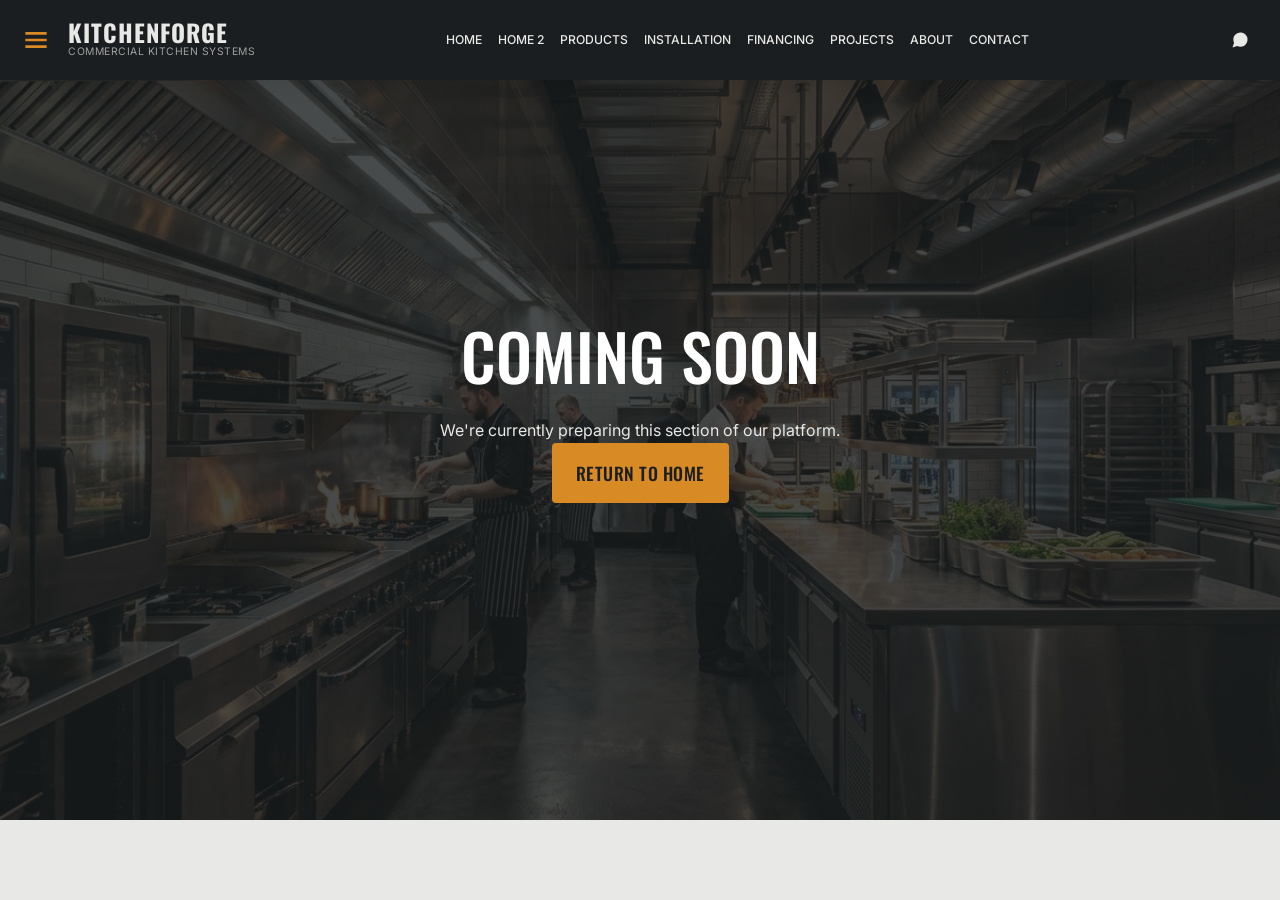
<file: coming-soon.html>
﻿<!DOCTYPE html>
<html lang="en" data-theme="light" dir="ltr">
<head>
    <meta charset="UTF-8">
    <meta name="viewport" content="width=device-width, initial-scale=1.0">
    <title>Coming Soon | Kitchenforge</title>
    <meta name="description" content="Coming Soon.">
    <link rel="stylesheet" href="assets/css/style.css">
</head>
<body>
    <!-- NAVBAR -->
    <nav class="navbar">
        <div class="container">
            <a href="index.html" class="nav-brand">
                <svg viewBox="0 0 24 24"><path d="M4 6h16v2H4zm0 5h16v2H4zm0 5h16v2H4z"/></svg>
                <div class="brand-text">
                    <span class="brand-name">KITCHENFORGE</span>
                    <span class="brand-desc">Commercial Kitchen Systems</span>
                </div>
            </a>
            <div class="nav-links">
                <a href="index.html">Home</a>
                <a href="home-2.html">Home 2</a>
                <a href="products.html">Products</a>
                <a href="installation-service.html">Installation</a>
                <a href="financing.html">Financing</a>
                <a href="projects.html">Projects</a>
                <a href="about.html">About</a>
                <a href="contact.html">Contact</a>
            </div>
            <div class="nav-actions">
                <button class="nav-icon-btn quote-trigger desktop-only" title="Request Quote">
                    <svg viewBox="0 0 24 24"><path d="M21 11.5a8.38 8.38 0 0 1-.9 3.8 8.5 8.5 0 0 1-7.6 4.7 8.38 8.38 0 0 1-3.8-.9L3 21l1.9-5.7a8.38 8.38 0 0 1-.9-3.8 8.5 8.5 0 0 1 4.7-7.6 8.38 8.38 0 0 1 3.8-.9h.5a8.48 8.48 0 0 1 8 8v.5z"/></svg>
                </button>
                <button class="hamburger" aria-label="Menu">
                    <span></span><span></span><span></span>
                </button>
            </div>
        </div>
    </nav>

    <!-- MOBILE DRAWER -->
    <div class="overlay"></div>
    <div class="mobile-drawer">
        <button class="drawer-close" aria-label="Close menu"><svg viewBox="0 0 24 24"><path d="M19 6.41L17.59 5 12 10.59 6.41 5 5 6.41 10.59 12 5 17.59 6.41 19 12 13.41 17.59 19 19 17.59 13.41 12z"/></svg></button>
        <div class="drawer-links">
            <a href="index.html">Home</a>
            <a href="home-2.html">Home 2</a>
            <a href="products.html">Products</a>
            <a href="installation-service.html">Installation</a>
            <a href="financing.html">Financing</a>
            <a href="projects.html">Projects</a>
            <a href="about.html">About</a>
            <a href="contact.html">Contact</a>
            <button class="btn btn-primary mt-4 quote-trigger">REQUEST A QUOTE</button>
        </div>
        <div class="drawer-controls">
            <button class="control-btn theme-toggle">Light / Dark</button>
            <button class="control-btn rtl-toggle">LTR / RTL</button>
        </div>
    </div>

    <!-- MAIN CONTENT -->
    <main style="min-height: calc(100vh - 80px); display: flex; align-items: center; background-image: url('assets/images/hero-commercial-kitchen.jpg'); background-size: cover; background-position: center; position: relative;">
        <div style="position: absolute; top:0; left:0; width:100%; height:100%; background:rgba(27,30,32,0.8);"></div>
        <section class="section container text-center reveal" style="position: relative; z-index:2; color:#fff;">
            <h1 class="mb-4">COMING SOON</h1>
            <p class="text-muted mb-5" style="color:#E8E9E7;">We're currently preparing this section of our platform.</p>
            <div class="flex gap-md justify-center">
                <a href="index.html" class="btn btn-primary">RETURN TO HOME</a>
            </div>
        </section>
    </main>

    <!-- GLOBAL QUOTE MODAL (Reused) -->
    <div class="modal" id="quote-modal">
        <div class="modal-content">
            <button class="modal-close"><svg viewBox="0 0 24 24"><path d="M19 6.41L17.59 5 12 10.59 6.41 5 5 6.41 10.59 12 5 17.59 6.41 19 12 13.41 17.59 19 19 17.59 13.41 12z"/></svg></button>
            <div id="quote-form-body">
                <h2 class="h3 mb-4 text-accent">LET'S PLAN YOUR KITCHEN</h2>
                <form id="quote-form">
                    <div class="form-grid">
                        <div class="form-group">
                            <label class="form-label">Full Name *</label>
                            <input type="text" class="form-control" required>
                        </div>
                        <div class="form-group">
                            <label class="form-label">Company Name</label>
                            <input type="text" class="form-control">
                        </div>
                        <div class="form-group">
                            <label class="form-label">Email *</label>
                            <input type="email" class="form-control" required>
                        </div>
                        <div class="form-group">
                            <label class="form-label">Phone</label>
                            <input type="tel" class="form-control">
                        </div>
                        <div class="form-group">
                            <label class="form-label">Business Type *</label>
                            <select class="form-control" required>
                                <option value="">Select...</option>
                                <option>Restaurant</option>
                                <option>Hotel</option>
                                <option>Café</option>
                                <option>Bakery</option>
                                <option>Catering</option>
                                <option>Institution</option>
                                <option>Other</option>
                            </select>
                        </div>
                        <div class="form-group">
                            <label class="form-label">Project Type *</label>
                            <select class="form-control" required>
                                <option value="">Select...</option>
                                <option>New Kitchen</option>
                                <option>Kitchen Renovation</option>
                                <option>Equipment Replacement</option>
                                <option>Installation Only</option>
                                <option>Service Request</option>
                                <option>Other</option>
                            </select>
                        </div>
                        <div class="form-group">
                            <label class="form-label">Equipment Category</label>
                            <input type="text" id="quote-eq-cat" class="form-control">
                        </div>
                        <div class="form-group">
                            <label class="form-label">Equipment Name</label>
                            <input type="text" id="quote-eq-name" class="form-control">
                        </div>
                        <div class="form-group" style="grid-column: 1/-1;">
                            <label class="form-label">Message *</label>
                            <textarea class="form-control" rows="3" required></textarea>
                        </div>
                    </div>
                    <div class="mt-4 flex gap-md mob-stack">
                        <button type="submit" class="btn btn-primary">SEND QUOTE REQUEST</button>
                        <button type="button" class="btn btn-secondary quote-cancel">MAYBE LATER</button>
                    </div>
                </form>
            </div>
            <div id="quote-success" class="form-success">
                <h3 class="h2 mb-3">QUOTE REQUEST PREPARED</h3>
                <p class="text-muted">Thanks — your project information has been prepared for the Kitchenforge team.</p>
                <button class="btn btn-secondary mt-4 modal-close">CLOSE</button>
            </div>
        </div>
    </div>

    <script src="assets/js/main.js"></script>
</body>
</html>
</file>
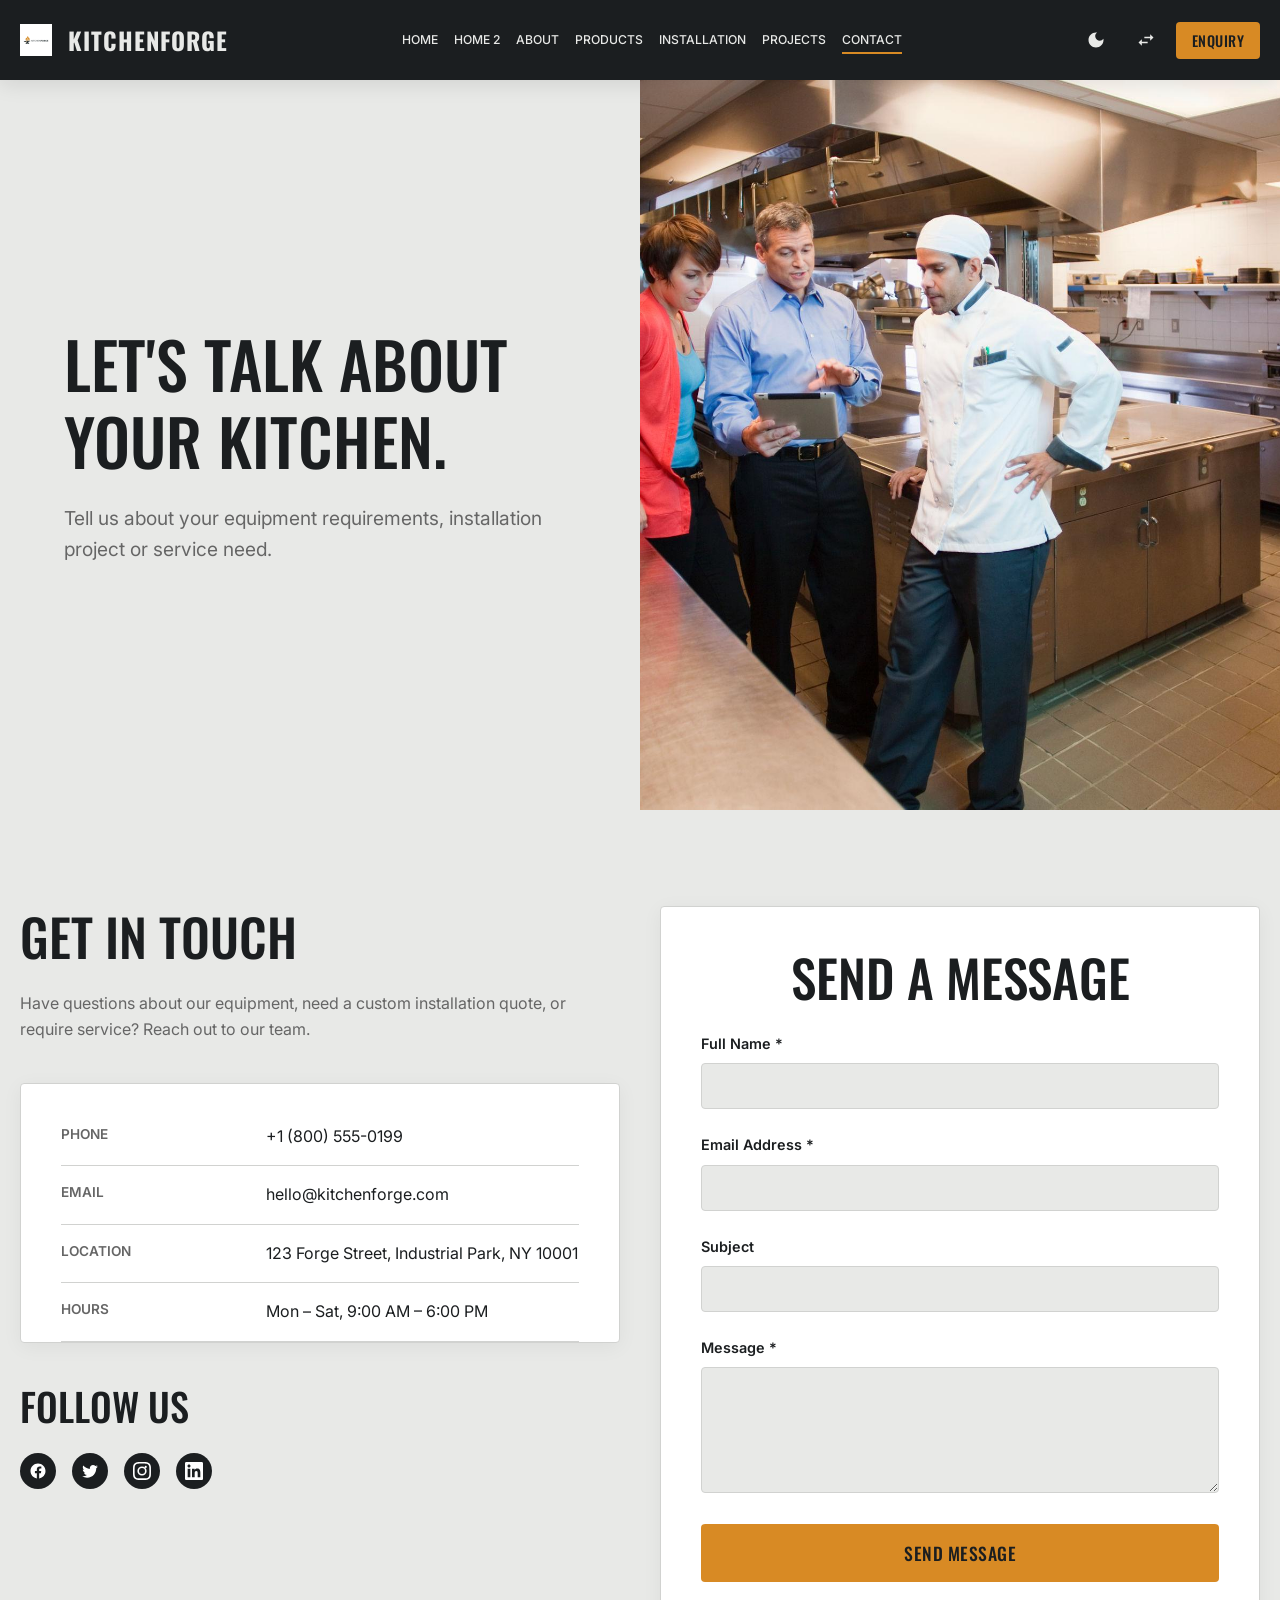
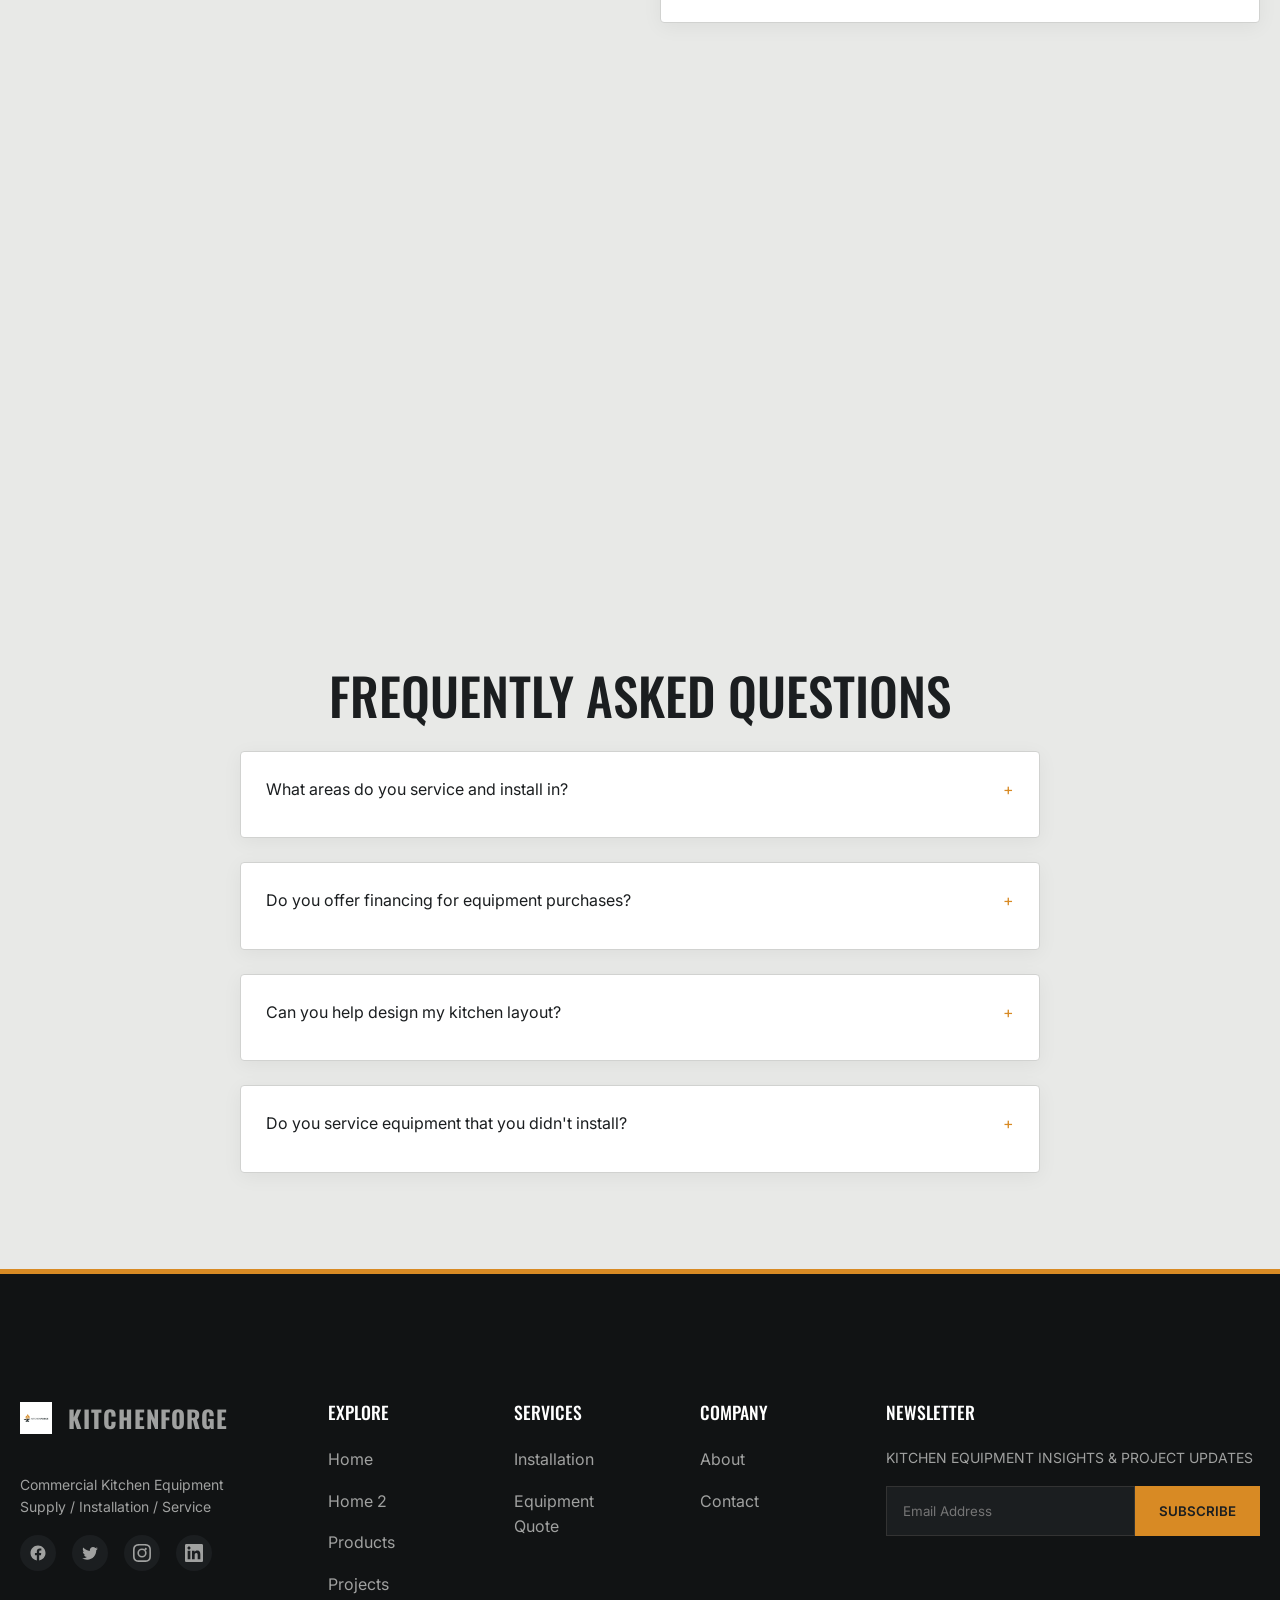
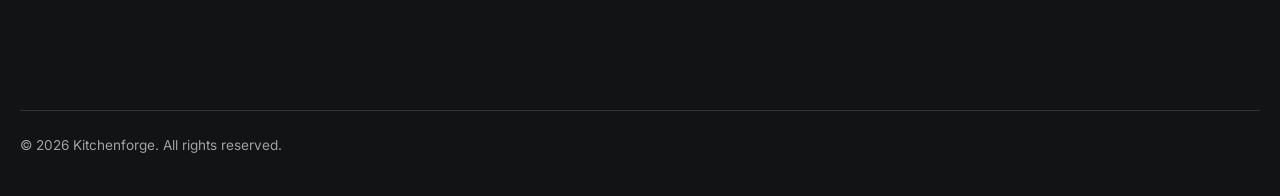
<file: contact.html>
<!DOCTYPE html>
<html lang="en" data-theme="light" dir="ltr">

<head>
    <meta charset="UTF-8">
    <meta name="viewport" content="width=device-width, initial-scale=1.0">
    <title>Contact Kitchenforge | Request a Quote</title>
    <meta name="description"
        content="Contact us for commercial kitchen equipment quotes, installation, service, or financing enquiries.">
    <link rel="icon" href="assets/images/logo.png" type="image/png">
    <link rel="stylesheet" href="assets/css/style.css">
</head>

<body>
    <!-- NAVBAR -->
    <nav class="navbar">
        <div class="container">
            <a href="index.html" class="nav-brand">
                <img src="assets/images/logo.png" alt="Kitchenforge Logo" style="height: 32px; width: auto;">
                <div class="brand-text">
                    <span class="brand-name">KITCHENFORGE</span>
                </div>
            </a>
            <div class="nav-links">
                <a href="index.html">Home</a>
                <a href="home-2.html">Home 2</a>
                <a href="about.html">About</a>
                <a href="products.html">Products</a>
                <a href="installation-service.html">Installation</a>
                <a href="projects.html">Projects</a>
                <a href="contact.html">Contact</a>
            </div>
            <div class="nav-actions">
                <button class="nav-icon-btn theme-toggle desktop-only" title="Toggle Theme" aria-label="Toggle Theme">
                    <svg viewBox="0 0 24 24">
                        <path
                            d="M12 3c-4.97 0-9 4.03-9 9s4.03 9 9 9 9-4.03 9-9c0-.46-.04-.92-.1-1.36a5.389 5.389 0 0 1-4.4 2.26 5.403 5.403 0 0 1-3.14-9.8c-.44-.06-.9-.1-1.36-.1z" />
                    </svg>
                </button>
                <button class="nav-icon-btn rtl-toggle desktop-only" title="Toggle RTL" aria-label="Toggle RTL">
                    <svg viewBox="0 0 24 24">
                        <path d="M6.99 11L3 15l3.99 4v-3H14v-2H6.99v-3zM21 9l-3.99-4v3H10v2h7.01v3L21 9z" />
                    </svg>
                </button>
                <button class="btn btn-primary quote-trigger desktop-only"
                    style="padding: 8px 16px; font-size: 0.9rem;">ENQUIRY</button>
                <button class="hamburger" aria-label="Open navigation menu" aria-expanded="false" aria-controls="mobile-navigation">
                    <span></span><span></span><span></span>
                </button>
            </div>
        </div>
    </nav>

    <!-- MOBILE DRAWER -->
    <div class="overlay"></div>
    <div class="mobile-drawer" id="mobile-navigation" aria-label="Mobile navigation">
        <button class="drawer-close" aria-label="Close menu"><svg viewBox="0 0 24 24">
                <path
                    d="M19 6.41L17.59 5 12 10.59 6.41 5 5 6.41 10.59 12 5 17.59 6.41 19 12 13.41 17.59 19 19 17.59 13.41 12z" />
            </svg></button>
        <div class="drawer-links">
            <a href="index.html">Home</a>
            <a href="home-2.html">Home 2</a>
            <a href="about.html">About</a>
            <a href="products.html">Products</a>
            <a href="installation-service.html">Installation</a>
            <a href="projects.html">Projects</a>
            <a href="contact.html">Contact</a>
            <button class="btn btn-primary mt-4 quote-trigger">ENQUIRY</button>
        </div>
        <div class="drawer-controls">
            <button class="control-btn theme-toggle" title="Toggle Theme" aria-label="Toggle Theme">
                <svg viewBox="0 0 24 24" style="width:20px;height:20px;fill:currentColor;">
                    <path d="M12 3c-4.97 0-9 4.03-9 9s4.03 9 9 9 9-4.03 9-9c0-.46-.04-.92-.1-1.36a5.389 5.389 0 0 1-4.4 2.26 5.403 5.403 0 0 1-3.14-9.8c-.44-.06-.9-.1-1.36-.1z"/>
                </svg>
            </button>
            <button class="control-btn rtl-toggle" title="Toggle RTL" aria-label="Toggle RTL">
                <svg viewBox="0 0 24 24" style="width:20px;height:20px;fill:currentColor;">
                    <path d="M6.99 11L3 15l3.99 4v-3H14v-2H6.99v-3zM21 9l-3.99-4v3H10v2h7.01v3L21 9z"/>
                </svg>
            </button>
        </div>
    </div>

    <!-- MAIN CONTENT -->
    <main>
        <!-- 01 HERO -->
        <section class="hero-split">
            <div class="hero-split-content reveal">
                <h1>LET'S TALK ABOUT YOUR KITCHEN.</h1>
                <p class="text-muted mb-4" style="font-size:1.2rem;">Tell us about your equipment requirements,
                    installation project or service need.</p>

            </div>
            <div class="hero-split-image reveal">
                <img src="assets/images/contact-hero.jpg" alt="Contact Us">
            </div>
        </section>

        <!-- 02 CONTACT AREA -->
        <section class="section container reveal">
            <div class="grid grid-2">
                <!-- CONTACT DETAILS -->
                <div>
                    <h2 class="h3 mb-4">GET IN TOUCH</h2>
                    <p class="text-muted" style="margin-bottom: 2.5rem;">Have questions about our equipment, need a
                        custom installation quote, or
                        require service? Reach out to our team.</p>
                    <div class="card p-4 mb-4" style="padding-left: 2.5rem; padding-right: 2.5rem; height: auto;">
                        <ul class="spec-list text-left mt-0">
                            <li><span class="spec-label">Phone</span> <span>+1 (800) 555-0199</span></li>
                            <li><span class="spec-label">Email</span> <span>hello@kitchenforge.com</span></li>
                            <li><span class="spec-label">Location</span> <span>123 Forge Street, Industrial Park, NY
                                    10001</span></li>
                            <li><span class="spec-label">Hours</span> <span>Mon – Sat, 9:00 AM – 6:00 PM</span></li>
                        </ul>
                    </div>
                    <h3 class="h5 mb-3" style="margin-top: 2.5rem;">FOLLOW US</h3>
                    <div class="social-icons flex gap-md">
                        <a href="#" aria-label="Facebook"><svg viewBox="0 0 24 24" style="width:24px; fill:#ffffff;">
                                <path
                                    d="M12 2.04c-5.5 0-10 4.5-10 10 0 5 3.66 9.15 8.44 9.9v-7h-2.54V12h2.54v-2.22c0-2.51 1.5-3.89 3.77-3.89 1.1 0 2.24.2 2.24.2v2.46h-1.26c-1.24 0-1.63.77-1.63 1.56V12h2.77l-.44 2.94h-2.33v7C18.34 21.15 22 17.04 22 12c0-5.5-4.5-10-10-10z" />
                            </svg></a>
                        <a href="#" aria-label="Twitter"><svg viewBox="0 0 24 24" style="width:24px; fill:#ffffff;">
                                <path
                                    d="M22.46 6c-.77.35-1.6.58-2.46.69.88-.53 1.56-1.37 1.88-2.38-.83.5-1.75.85-2.72 1.05C18.37 4.5 17.26 4 16 4c-2.35 0-4.27 1.92-4.27 4.29 0 .34.04.67.11.98C8.28 9.09 5.11 7.38 3 4.79c-.37.63-.58 1.37-.58 2.15 0 1.49.75 2.81 1.91 3.56-.71 0-1.37-.2-1.95-.5v.05c0 2.08 1.48 3.82 3.44 4.21a4.22 4.22 0 0 1-1.93.07 4.28 4.28 0 0 0 4 2.98 8.52 8.52 0 0 1-5.33 1.84c-.34 0-.68-.02-1.02-.06C3.44 20.29 5.7 21 8.12 21 16 21 20.33 14.46 20.33 8.79c0-.19 0-.37-.01-.56.84-.6 1.56-1.36 2.14-2.23z" />
                            </svg></a>
                        <a href="#" aria-label="Instagram"><svg viewBox="0 0 24 24" style="width:24px; fill:#ffffff;">
                                <path
                                    d="M12 2.16c3.2 0 3.58.01 4.85.07 1.17.05 1.8.25 2.23.41.56.22.96.48 1.37.89s.67.81.89 1.37c.16.43.36 1.06.41 2.23.06 1.27.07 1.65.07 4.85s-.01 3.58-.07 4.85c-.05 1.17-.25 1.8-.41 2.23-.22.56-.48.96-.89 1.37s-.81.67-1.37.89c-.43.16-1.06.36-2.23.41-1.27.06-1.65.07-4.85.07s-3.58-.01-4.85-.07c-1.17-.05-1.8-.25-2.23-.41-.56-.22-.96-.48-1.37-.89s-.67-.81-.89-1.37c-.16-.43-.36-1.06-.41-2.23-.06-1.27-.07-1.65-.07-4.85s.01-3.58.07-4.85c.05-1.17.25-1.8.41-2.23.22-.56.48-.96.89-1.37s.81-.67 1.37-.89c.43-.16 1.06-.36 2.23-.41 1.27-.06 1.65-.07 4.85-.07M12 0C8.74 0 8.33.01 7.05.07 5.77.13 4.9.31 4.14.61c-.78.3-1.45.71-2.12 1.38-.67.67-1.08 1.34-1.38 2.12C.31 4.9.13 5.77.07 7.05.01 8.33 0 8.74 0 12s.01 3.67.07 4.95c.06 1.28.24 2.15.54 2.91.3.78.71 1.45 1.38 2.12.67.67 1.34 1.08 2.12 1.38.76.3 1.63.48 2.91.54C8.33 23.99 8.74 24 12 24s3.67-.01 4.95-.07c1.28-.06 2.15-.24 2.91-.54.78-.3 1.45-.71 2.12-1.38.67-.67 1.08-1.34 1.38-2.12.3-.76.48-1.63.54-2.91.06-1.28.07-1.69.07-4.95s-.01-3.67-.07-4.95c-.06-1.28-.24-2.15-.54-2.91-.3-.78-.71-1.45-1.38-2.12-.67-.67-1.34-1.08-2.12-1.38-.76-.3-1.63-.48-2.91-.54C15.67.01 15.26 0 12 0zm0 5.84A6.16 6.16 0 1 0 18.16 12 6.16 6.16 0 0 0 12 5.84zm0 10.16A4 4 0 1 1 16 12a4 4 0 0 1-4 4zm6.4-9.44a1.44 1.44 0 1 1-2.88 0 1.44 1.44 0 0 1 2.88 0z" />
                            </svg></a>
                        <a href="#" aria-label="LinkedIn"><svg viewBox="0 0 24 24" style="width:24px; fill:#ffffff;">
                                <path
                                    d="M20.447 20.452h-3.554v-5.569c0-1.328-.027-3.037-1.852-3.037-1.853 0-2.136 1.445-2.136 2.939v5.667H9.351V9h3.414v1.561h.046c.477-.9 1.637-1.85 3.37-1.85 3.601 0 4.267 2.37 4.267 5.455v6.286zM5.337 7.433c-1.144 0-2.063-.926-2.063-2.065 0-1.138.92-2.063 2.063-2.063 1.14 0 2.064.925 2.064 2.063 0 1.139-.925 2.065-2.064 2.065zm1.782 13.019H3.555V9h3.564v11.452zM22.225 0H1.771C.792 0 0 .774 0 1.729v20.542C0 23.227.792 24 1.771 24h20.451C23.2 24 24 23.227 24 22.271V1.729C24 .774 23.2 0 22.222 0h.003z" />
                            </svg></a>
                    </div>
                </div>

                <!-- CONTACT FORM -->
                <div>
                    <div class="card p-4" style="padding: 2.5rem; height: auto;">
                        <h2 class="h4 mb-4" style="text-align: center;">SEND A MESSAGE</h2>
                        <form onsubmit="event.preventDefault(); alert('Message sent successfully!');">
                            <div class="form-group">
                                <label class="form-label">Full Name *</label>
                                <input type="text" class="form-control" required>
                            </div>
                            <div class="form-group">
                                <label class="form-label">Email Address *</label>
                                <input type="email" class="form-control" required>
                            </div>
                            <div class="form-group">
                                <label class="form-label">Subject</label>
                                <input type="text" class="form-control">
                            </div>
                            <div class="form-group">
                                <label class="form-label">Message *</label>
                                <textarea class="form-control" rows="5" required style="resize:vertical;"></textarea>
                            </div>
                            <button type="submit" class="btn btn-primary w-100" style="width: 100%;">SEND
                                MESSAGE</button>
                        </form>
                    </div>
                </div>
            </div>
        </section>

        <!-- 03 GOOGLE MAP -->
        <section class="reveal">
            <iframe
                src="https://www.google.com/maps/embed?pb=!1m18!1m12!1m3!1d3022.617543888361!2d-73.98782352341258!3d40.74844093538466!2m3!1f0!2f0!3f0!3m2!1i1024!2i768!4f13.1!3m3!1m2!1s0x89c259a9b3117469%3A0xd134e199a405a163!2sEmpire%20State%20Building!5e0!3m2!1sen!2sus!4v1711123456789!5m2!1sen!2sus"
                width="100%" height="450" style="border:0; filter: grayscale(100%) contrast(1.1); display:block;"
                allowfullscreen="" loading="lazy" referrerpolicy="no-referrer-when-downgrade"></iframe>
        </section>

        <!-- 04 FAQ SECTION -->
        <section class="section">
            <div class="container reveal">
                <h2 class="text-center mb-5">FREQUENTLY ASKED QUESTIONS</h2>
                <div
                    style="max-width: 800px; margin: 0 auto; display: flex; flex-direction: column; gap: var(--space-md);">
                    <details class="card p-4" style="cursor: pointer; padding: 25px;">
                        <summary class="h5"
                            style="list-style: none; display: flex; justify-content: space-between; align-items: center; margin-bottom: 0; padding-bottom: 10px;">
                            What areas do you service and install in?
                            <span class="text-accent">+</span>
                        </summary>
                        <p class="text-muted mt-3 mb-0"
                            style="padding-top: 15px; border-top: 1px solid var(--color-border, #ccc);">We currently
                            provide direct installation and service across the
                            greater metropolitan area and surrounding regions. For national projects, we can supply
                            equipment directly to your site.</p>
                    </details>
                    <details class="card p-4" style="cursor: pointer; padding: 25px;">
                        <summary class="h5"
                            style="list-style: none; display: flex; justify-content: space-between; align-items: center; margin-bottom: 0; padding-bottom: 10px;">
                            Do you offer financing for equipment purchases?
                            <span class="text-accent">+</span>
                        </summary>
                        <p class="text-muted mt-3 mb-0"
                            style="padding-top: 15px; border-top: 1px solid var(--color-border, #ccc);">Yes, we partner
                            with industry-leading commercial lenders to
                            provide flexible financing options. Visit our Financing page or contact us to learn more
                            about rates and terms.</p>
                    </details>
                    <details class="card p-4" style="cursor: pointer; padding: 25px;">
                        <summary class="h5"
                            style="list-style: none; display: flex; justify-content: space-between; align-items: center; margin-bottom: 0; padding-bottom: 10px;">
                            Can you help design my kitchen layout?
                            <span class="text-accent">+</span>
                        </summary>
                        <p class="text-muted mt-3 mb-0"
                            style="padding-top: 15px; border-top: 1px solid var(--color-border, #ccc);">Absolutely. Our
                            team provides comprehensive kitchen planning and
                            layout services to ensure your equipment fits perfectly and your workflow is optimized.</p>
                    </details>
                    <details class="card p-4" style="cursor: pointer; padding: 25px;">
                        <summary class="h5"
                            style="list-style: none; display: flex; justify-content: space-between; align-items: center; margin-bottom: 0; padding-bottom: 10px;">
                            Do you service equipment that you didn't install?
                            <span class="text-accent">+</span>
                        </summary>
                        <p class="text-muted mt-3 mb-0"
                            style="padding-top: 15px; border-top: 1px solid var(--color-border, #ccc);">Yes, our
                            certified technicians can service and repair most major
                            brands of commercial kitchen equipment, regardless of where it was originally purchased.</p>
                    </details>
                </div>
            </div>
        </section>
    </main>

    <!-- GLOBAL QUOTE MODAL (Reused) -->
    <div class="modal" id="quote-modal">
        <div class="modal-content">
            <button class="modal-close"><svg viewBox="0 0 24 24">
                    <path
                        d="M19 6.41L17.59 5 12 10.59 6.41 5 5 6.41 10.59 12 5 17.59 6.41 19 12 13.41 17.59 19 19 17.59 13.41 12z" />
                </svg></button>
            <div id="quote-form-body">
                <h2 class="h3 mb-4 text-accent">LET'S PLAN YOUR KITCHEN</h2>
                <form id="quote-form">
                    <div class="form-grid">
                        <div class="form-group">
                            <label class="form-label">Full Name *</label>
                            <input type="text" class="form-control" required>
                        </div>
                        <div class="form-group">
                            <label class="form-label">Company Name</label>
                            <input type="text" class="form-control">
                        </div>
                        <div class="form-group"><label class="form-label" for="service-location">City / Postcode *</label><input id="service-location" name="service-location" type="text" class="form-control" placeholder="Where is the kitchen located?" required></div>
                        <div class="form-group">
                            <label class="form-label">Email *</label>
                            <input type="email" class="form-control" required>
                        </div>
                        <div class="form-group">
                            <label class="form-label">Phone</label>
                            <input type="tel" class="form-control">
                        </div>
                        <div class="form-group">
                            <label class="form-label">Business Type *</label>
                            <select class="form-control" required>
                                <option value="">Select...</option>
                                <option>Restaurant</option>
                                <option>Hotel</option>
                                <option>Café</option>
                                <option>Bakery</option>
                                <option>Catering</option>
                                <option>Institution</option>
                                <option>Other</option>
                            </select>
                        </div>
                        <div class="form-group">
                            <label class="form-label">Project Type *</label>
                            <select class="form-control" required>
                                <option value="">Select...</option>
                                <option>New Kitchen</option>
                                <option>Kitchen Renovation</option>
                                <option>Equipment Replacement</option>
                                <option>Installation Only</option>
                                <option>Service Request</option>
                                <option>Other</option>
                            </select>
                        </div>
                        <div class="form-group">
                            <label class="form-label">Equipment Category</label>
                            <input type="text" id="quote-eq-cat" class="form-control">
                        </div>
                        <div class="form-group">
                            <label class="form-label">Equipment Name</label>
                            <input type="text" id="quote-eq-name" class="form-control">
                        </div>
                        <div class="form-group" style="grid-column: 1/-1;">
                            <label class="form-label">Message *</label>
                            <textarea class="form-control" rows="3" required></textarea>
                        </div>
                    </div>
                    <div class="mt-4 flex gap-md mob-stack">
                        <button type="submit" class="btn btn-primary">SEND QUOTE REQUEST</button>
                        <button type="button" class="btn btn-secondary quote-cancel">MAYBE LATER</button>
                    </div>
                </form>
            </div>
            <div id="quote-success" class="form-success">
                <h3 class="h2 mb-3">QUOTE REQUEST PREPARED</h3>
                <p class="text-muted">Thanks — your project information has been prepared for the Kitchenforge team.</p>
                <button class="btn btn-secondary mt-4 modal-close">CLOSE</button>
            </div>
        </div>
    </div>

    <!-- FOOTER -->
    <footer class="footer">
        <div class="container">
            <div class="footer-grid">
                <div class="footer-col">
                    <a href="index.html" class="nav-brand mb-4">
                        <img src="assets/images/logo.png" alt="Kitchenforge Logo" style="height: 32px; width: auto;">
                        <div class="brand-text">
                            <span class="brand-name">KITCHENFORGE</span>
                        </div>
                    </a>
                    <p class="text-sm mb-4" style="margin-top: 1rem;">Commercial Kitchen Equipment<br>Supply / Installation / Service</p>
                    <div class="social-icons">
                        <a href="#" aria-label="Facebook"><svg viewBox="0 0 24 24">
                                <path
                                    d="M12 2.04c-5.5 0-10 4.5-10 10 0 5 3.66 9.15 8.44 9.9v-7h-2.54V12h2.54v-2.22c0-2.51 1.5-3.89 3.77-3.89 1.1 0 2.24.2 2.24.2v2.46h-1.26c-1.24 0-1.63.77-1.63 1.56V12h2.77l-.44 2.94h-2.33v7C18.34 21.15 22 17.04 22 12c0-5.5-4.5-10-10-10z" />
                            </svg></a>
                        <a href="#" aria-label="Twitter"><svg viewBox="0 0 24 24">
                                <path
                                    d="M22.46 6c-.77.35-1.6.58-2.46.69.88-.53 1.56-1.37 1.88-2.38-.83.5-1.75.85-2.72 1.05C18.37 4.5 17.26 4 16 4c-2.35 0-4.27 1.92-4.27 4.29 0 .34.04.67.11.98C8.28 9.09 5.11 7.38 3 4.79c-.37.63-.58 1.37-.58 2.15 0 1.49.75 2.81 1.91 3.56-.71 0-1.37-.2-1.95-.5v.05c0 2.08 1.48 3.82 3.44 4.21a4.22 4.22 0 0 1-1.93.07 4.28 4.28 0 0 0 4 2.98 8.52 8.52 0 0 1-5.33 1.84c-.34 0-.68-.02-1.02-.06C3.44 20.29 5.7 21 8.12 21 16 21 20.33 14.46 20.33 8.79c0-.19 0-.37-.01-.56.84-.6 1.56-1.36 2.14-2.23z" />
                            </svg></a>
                        <a href="#" aria-label="Instagram"><svg viewBox="0 0 24 24">
                                <path
                                    d="M12 2.16c3.2 0 3.58.01 4.85.07 1.17.05 1.8.25 2.23.41.56.22.96.48 1.37.89s.67.81.89 1.37c.16.43.36 1.06.41 2.23.06 1.27.07 1.65.07 4.85s-.01 3.58-.07 4.85c-.05 1.17-.25 1.8-.41 2.23-.22.56-.48.96-.89 1.37s-.81.67-1.37.89c-.43.16-1.06.36-2.23.41-1.27.06-1.65.07-4.85.07s-3.58-.01-4.85-.07c-1.17-.05-1.8-.25-2.23-.41-.56-.22-.96-.48-1.37-.89s-.67-.81-.89-1.37c-.16-.43-.36-1.06-.41-2.23-.06-1.27-.07-1.65-.07-4.85s.01-3.58.07-4.85c.05-1.17.25-1.8.41-2.23.22-.56.48-.96.89-1.37s.81-.67 1.37-.89c.43-.16 1.06-.36 2.23-.41 1.27-.06 1.65-.07 4.85-.07M12 0C8.74 0 8.33.01 7.05.07 5.77.13 4.9.31 4.14.61c-.78.3-1.45.71-2.12 1.38-.67.67-1.08 1.34-1.38 2.12C.31 4.9.13 5.77.07 7.05.01 8.33 0 8.74 0 12s.01 3.67.07 4.95c.06 1.28.24 2.15.54 2.91.3.78.71 1.45 1.38 2.12.67.67 1.34 1.08 2.12 1.38.76.3 1.63.48 2.91.54C8.33 23.99 8.74 24 12 24s3.67-.01 4.95-.07c1.28-.06 2.15-.24 2.91-.54.78-.3 1.45-.71 2.12-1.38.67-.67 1.08-1.34 1.38-2.12.3-.76.48-1.63.54-2.91.06-1.28.07-1.69.07-4.95s-.01-3.67-.07-4.95c-.06-1.28-.24-2.15-.54-2.91-.3-.78-.71-1.45-1.38-2.12-.67-.67-1.34-1.08-2.12-1.38-.76-.3-1.63-.48-2.91-.54C15.67.01 15.26 0 12 0zm0 5.84A6.16 6.16 0 1 0 18.16 12 6.16 6.16 0 0 0 12 5.84zm0 10.16A4 4 0 1 1 16 12a4 4 0 0 1-4 4zm6.4-9.44a1.44 1.44 0 1 1-2.88 0 1.44 1.44 0 0 1 2.88 0z" />
                            </svg></a>
                        <a href="#" aria-label="LinkedIn"><svg viewBox="0 0 24 24">
                                <path
                                    d="M20.447 20.452h-3.554v-5.569c0-1.328-.027-3.037-1.852-3.037-1.853 0-2.136 1.445-2.136 2.939v5.667H9.351V9h3.414v1.561h.046c.477-.9 1.637-1.85 3.37-1.85 3.601 0 4.267 2.37 4.267 5.455v6.286zM5.337 7.433c-1.144 0-2.063-.926-2.063-2.065 0-1.138.92-2.063 2.063-2.063 1.14 0 2.064.925 2.064 2.063 0 1.139-.925 2.065-2.064 2.065zm1.782 13.019H3.555V9h3.564v11.452zM22.225 0H1.771C.792 0 0 .774 0 1.729v20.542C0 23.227.792 24 1.771 24h20.451C23.2 24 24 23.227 24 22.271V1.729C24 .774 23.2 0 22.222 0h.003z" />
                            </svg></a>
                    </div>
                </div>
                <div class="footer-col">
                    <h4>EXPLORE</h4>
                    <ul class="footer-links">
                        <li><a href="index.html">Home</a></li>
                        <li><a href="home-2.html">Home 2</a></li>
                        <li><a href="products.html">Products</a></li>
                        <li><a href="projects.html">Projects</a></li>
                    </ul>
                </div>
                <div class="footer-col">
                    <h4>SERVICES</h4>
                    <ul class="footer-links">
                        <li><a href="installation-service.html">Installation</a></li>
                        <li><a href="#" class="quote-trigger">Equipment Quote</a></li>
                    </ul>
                </div>
                <div class="footer-col">
                    <h4>COMPANY</h4>
                    <ul class="footer-links">
                        <li><a href="about.html">About</a></li>
                        <li><a href="contact.html">Contact</a></li>
                    </ul>
                </div>
                <div class="footer-col">
                    <h4>NEWSLETTER</h4>
                    <p class="text-sm mb-3">KITCHEN EQUIPMENT INSIGHTS & PROJECT UPDATES</p>
                    <form class="newsletter-form" onsubmit="event.preventDefault()">
                        <input type="email" placeholder="Email Address" required>
                        <button type="submit">SUBSCRIBE</button>
                    </form>
                </div>
            </div>
            <div class="footer-bottom">
                <p>© 2026 Kitchenforge. All rights reserved.</p>
                <div class="flex gap-md">
                </div>
            </div>
        </div>
    </footer>

    <button id="back-to-top" class="back-to-top" aria-label="Back to top">
        <svg viewBox="0 0 24 24" width="24" height="24" fill="currentColor">
            <path d="M4 12l1.41 1.41L11 7.83V20h2V7.83l5.58 5.59L20 12l-8-8-8 8z" />
        </svg>
    </button>

    <script src="assets/js/main.js"></script>
    <script>
        // Simple inline handler for the contact page button toggle
        document.querySelectorAll('.filter-btn').forEach(btn => {
            btn.addEventListener('click', function () {
                document.querySelectorAll('.filter-btn').forEach(b => b.classList.remove('active'));
                this.classList.add('active');
            });
        });
    </script>
</body>

</html>
</file>
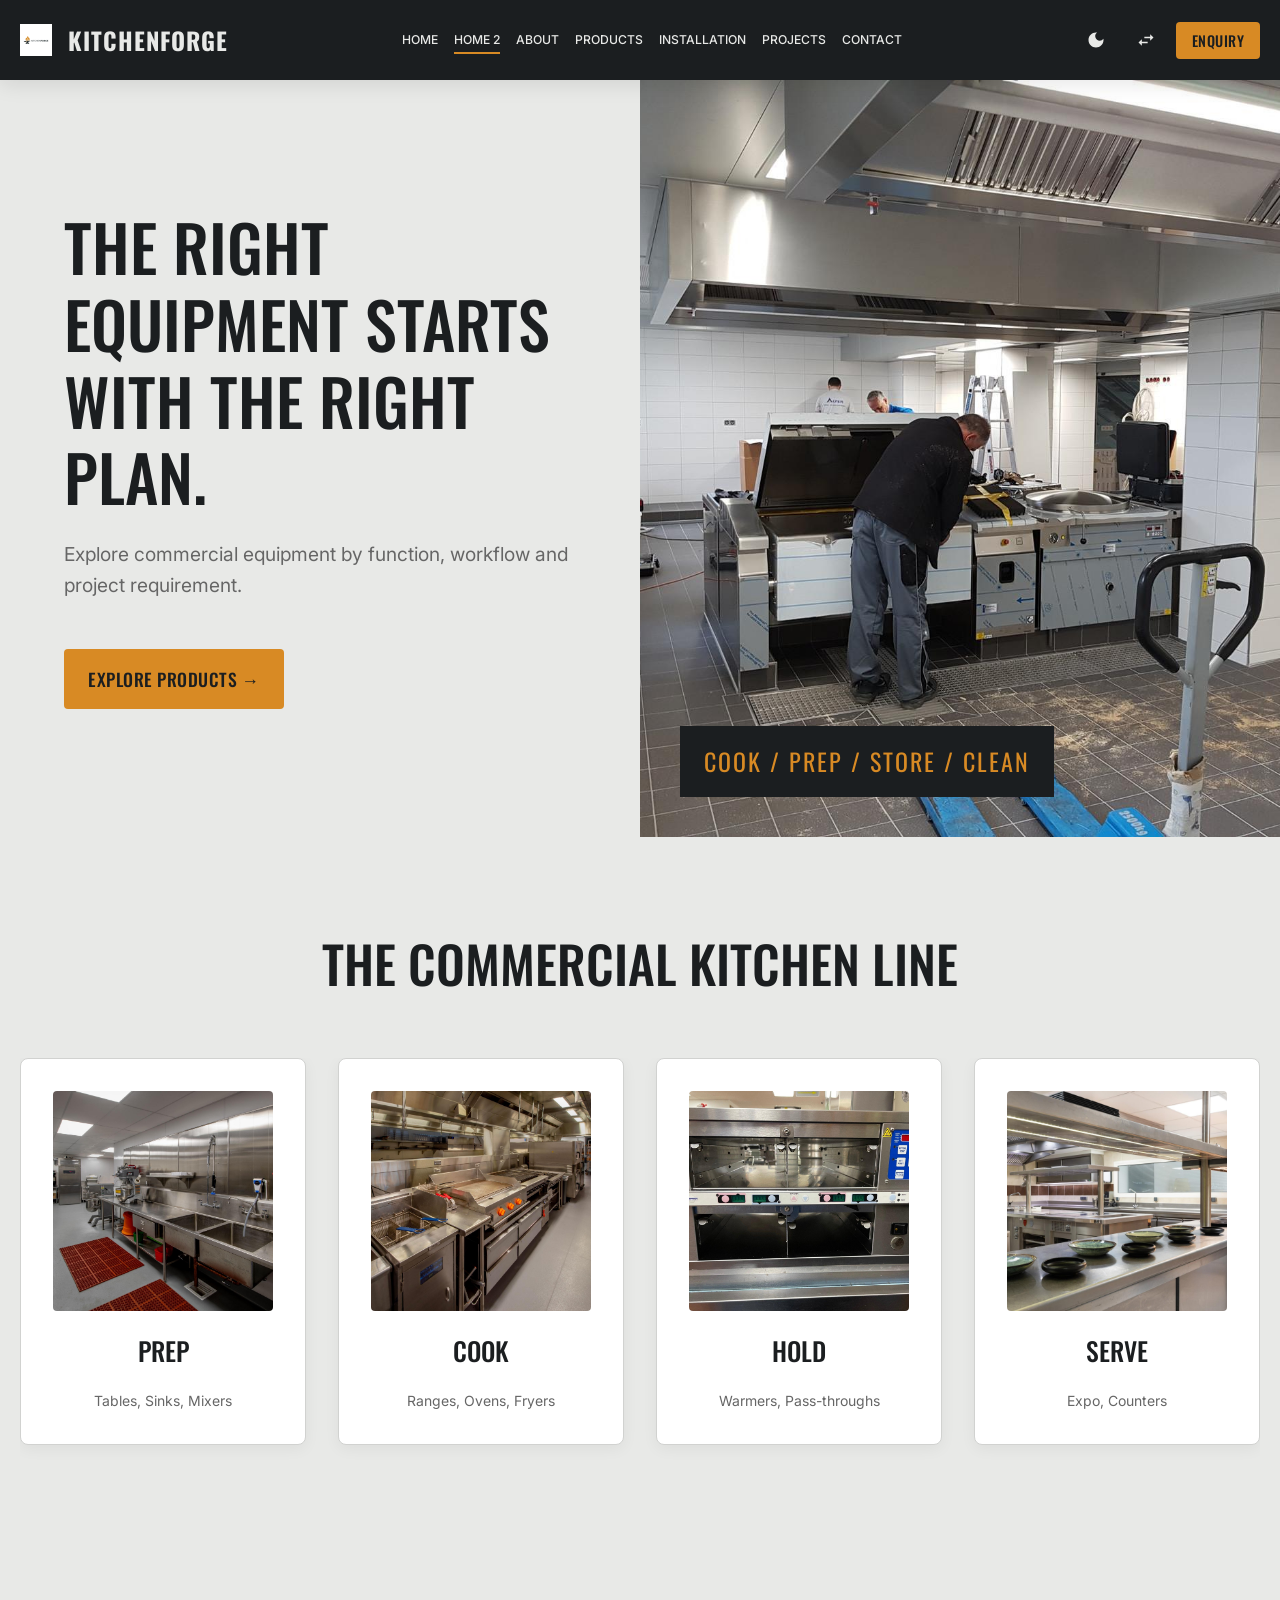
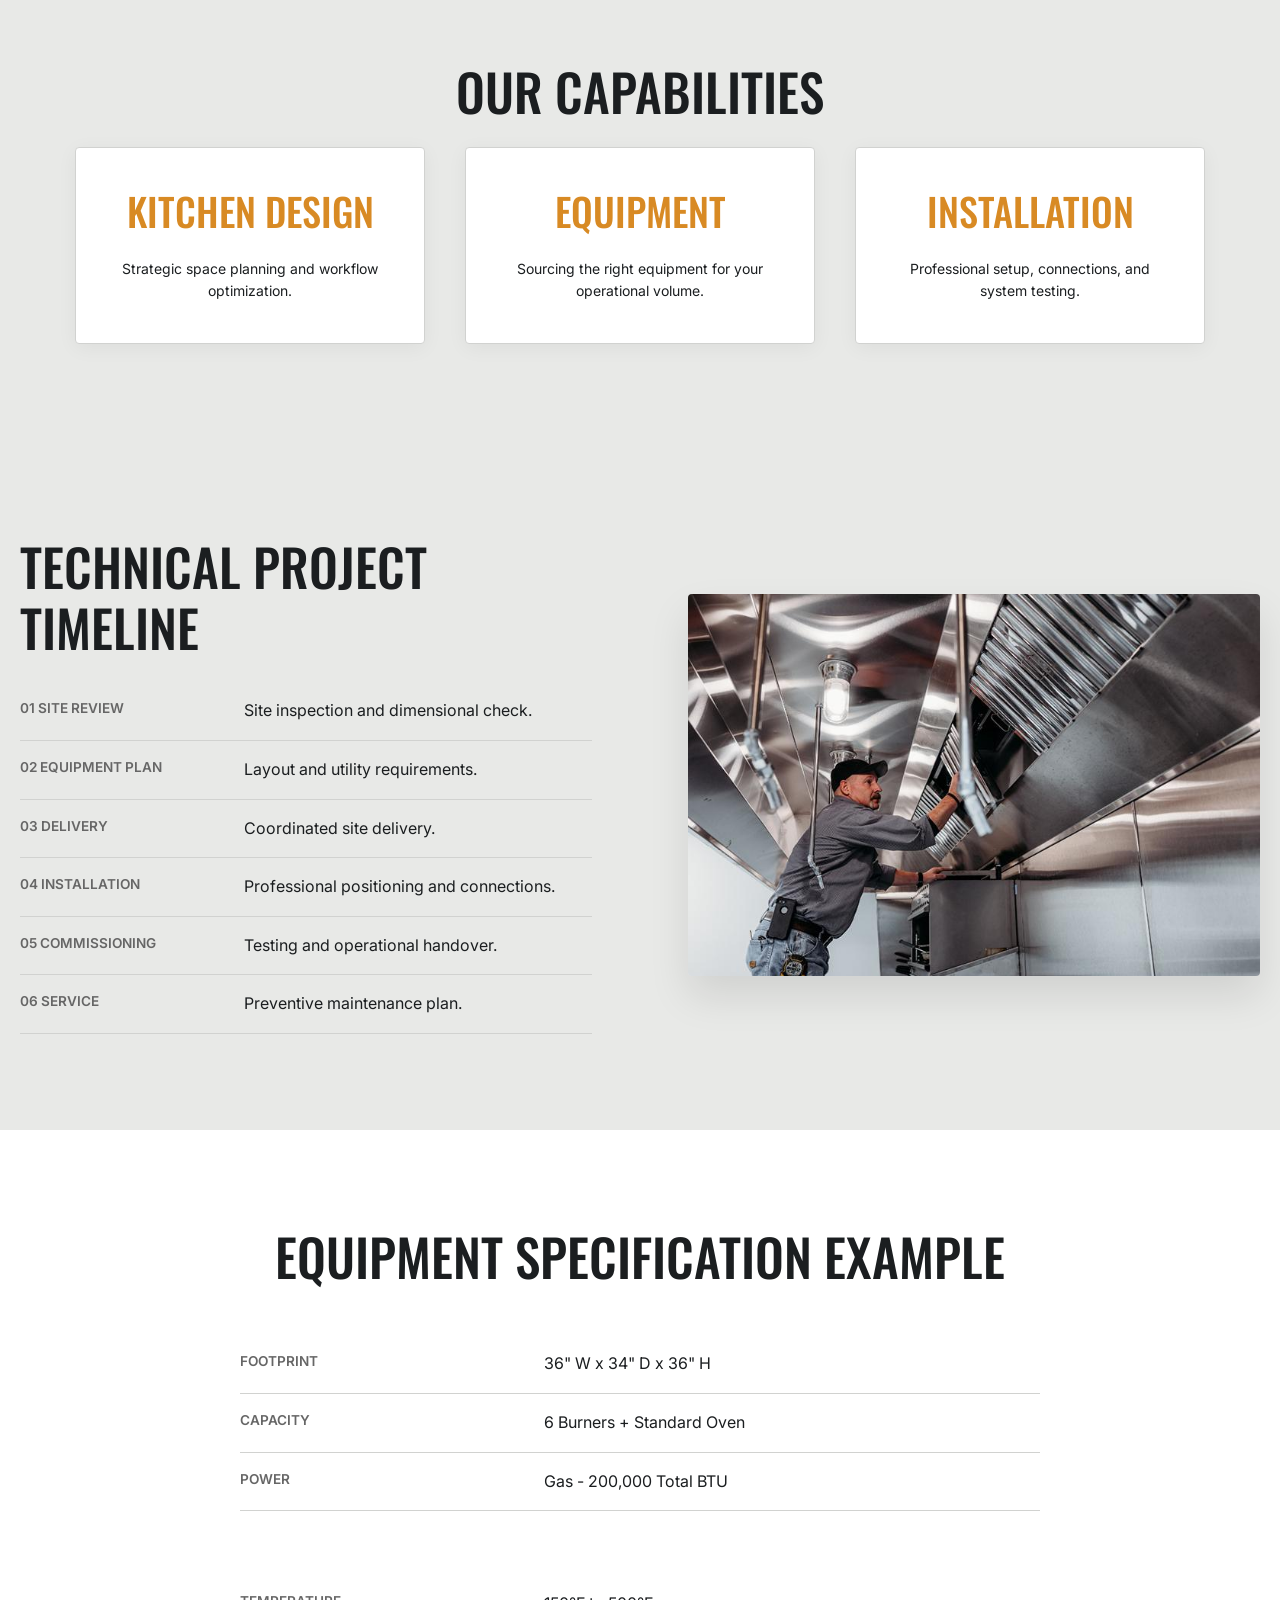
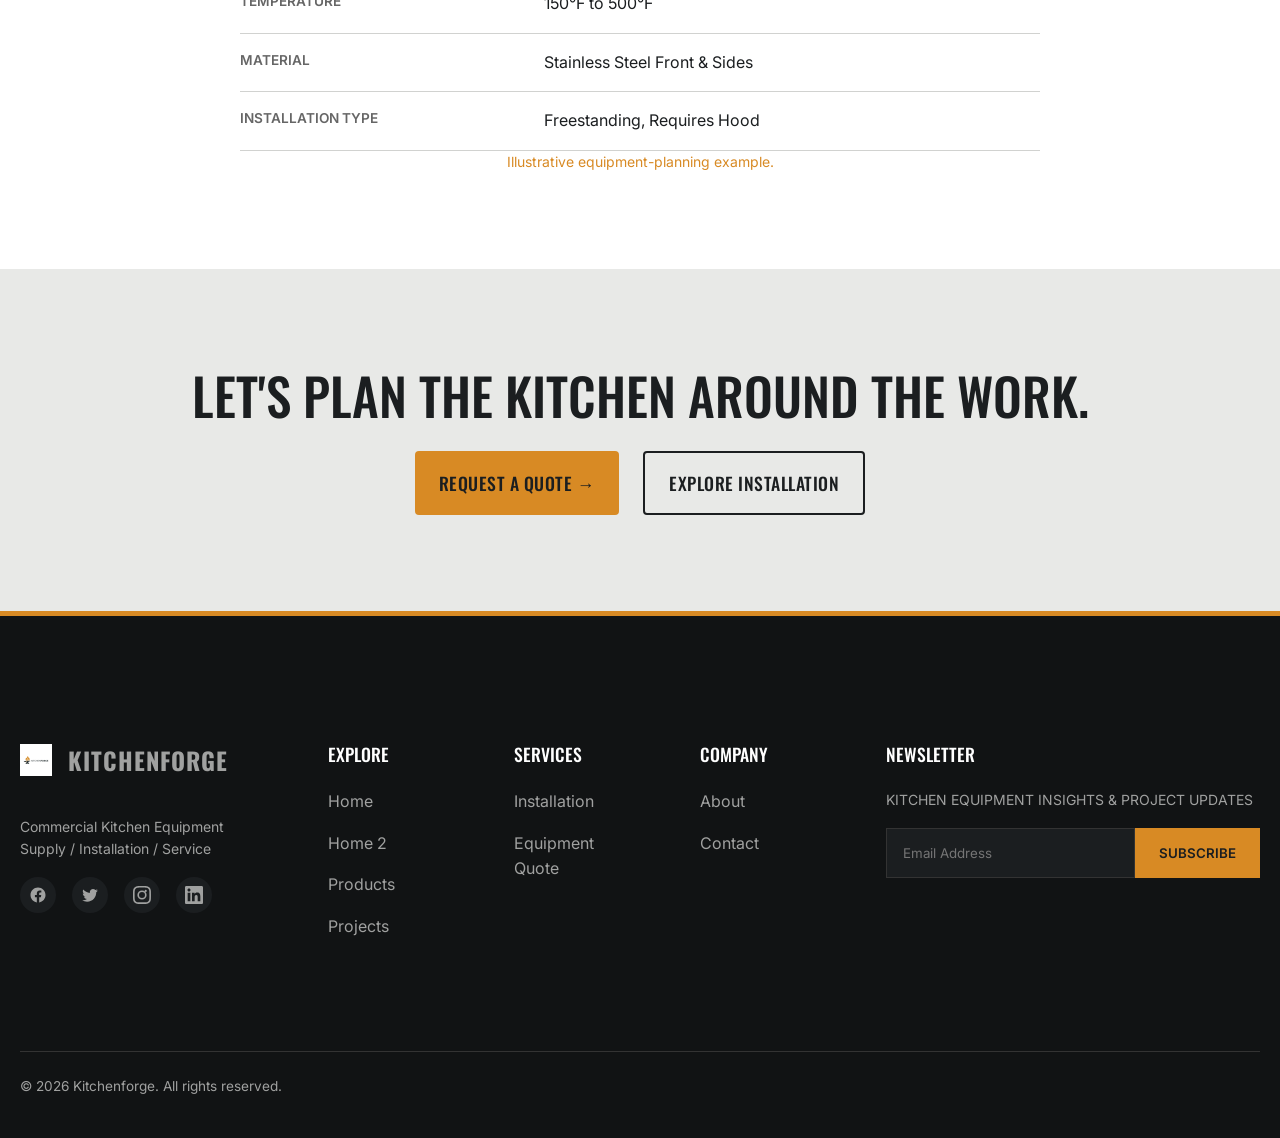
<file: home-2.html>
<!DOCTYPE html>
<html lang="en" data-theme="light" dir="ltr">

<head>
    <meta charset="UTF-8">
    <meta name="viewport" content="width=device-width, initial-scale=1.0">
    <title>Kitchenforge | Commercial Kitchen Systems</title>
    <meta name="description" content="Technical commercial kitchen equipment and project planning experience.">
    <link rel="icon" href="assets/images/logo.png" type="image/png">
    <link rel="stylesheet" href="assets/css/style.css">
</head>

<body>
    <!-- NAVBAR -->
    <nav class="navbar">
        <div class="container">
            <a href="index.html" class="nav-brand">
                <img src="assets/images/logo.png" alt="Kitchenforge Logo" style="height: 32px; width: auto;">
                <div class="brand-text">
                    <span class="brand-name">KITCHENFORGE</span>
                </div>
            </a>
            <div class="nav-links">
                <a href="index.html">Home</a>
                <a href="home-2.html">Home 2</a>
                <a href="about.html">About</a>
                <a href="products.html">Products</a>
                <a href="installation-service.html">Installation</a>
                <a href="projects.html">Projects</a>
                <a href="contact.html">Contact</a>
            </div>
            <div class="nav-actions">
                <button class="nav-icon-btn theme-toggle desktop-only" title="Toggle Theme" aria-label="Toggle Theme">
                    <svg viewBox="0 0 24 24">
                        <path
                            d="M12 3c-4.97 0-9 4.03-9 9s4.03 9 9 9 9-4.03 9-9c0-.46-.04-.92-.1-1.36a5.389 5.389 0 0 1-4.4 2.26 5.403 5.403 0 0 1-3.14-9.8c-.44-.06-.9-.1-1.36-.1z" />
                    </svg>
                </button>
                <button class="nav-icon-btn rtl-toggle desktop-only" title="Toggle RTL" aria-label="Toggle RTL">
                    <svg viewBox="0 0 24 24">
                        <path d="M6.99 11L3 15l3.99 4v-3H14v-2H6.99v-3zM21 9l-3.99-4v3H10v2h7.01v3L21 9z" />
                    </svg>
                </button>
                <button class="btn btn-primary quote-trigger desktop-only"
                    style="padding: 8px 16px; font-size: 0.9rem;">ENQUIRY</button>
                <button class="hamburger" aria-label="Open navigation menu" aria-expanded="false" aria-controls="mobile-navigation">
                    <span></span><span></span><span></span>
                </button>
            </div>
        </div>
    </nav>

    <!-- MOBILE DRAWER -->
    <div class="overlay"></div>
    <div class="mobile-drawer" id="mobile-navigation" aria-label="Mobile navigation">
        <button class="drawer-close" aria-label="Close menu"><svg viewBox="0 0 24 24">
                <path
                    d="M19 6.41L17.59 5 12 10.59 6.41 5 5 6.41 10.59 12 5 17.59 6.41 19 12 13.41 17.59 19 19 17.59 13.41 12z" />
            </svg></button>
        <div class="drawer-links">
            <a href="index.html">Home</a>
            <a href="home-2.html">Home 2</a>
            <a href="about.html">About</a>
            <a href="products.html">Products</a>
            <a href="installation-service.html">Installation</a>
            <a href="projects.html">Projects</a>
            <a href="contact.html">Contact</a>
            <button class="btn btn-primary mt-4 quote-trigger">ENQUIRY</button>
        </div>
        <div class="drawer-controls">
            <button class="control-btn theme-toggle" title="Toggle Theme" aria-label="Toggle Theme">
                <svg viewBox="0 0 24 24" style="width:20px;height:20px;fill:currentColor;">
                    <path d="M12 3c-4.97 0-9 4.03-9 9s4.03 9 9 9 9-4.03 9-9c0-.46-.04-.92-.1-1.36a5.389 5.389 0 0 1-4.4 2.26 5.403 5.403 0 0 1-3.14-9.8c-.44-.06-.9-.1-1.36-.1z"/>
                </svg>
            </button>
            <button class="control-btn rtl-toggle" title="Toggle RTL" aria-label="Toggle RTL">
                <svg viewBox="0 0 24 24" style="width:20px;height:20px;fill:currentColor;">
                    <path d="M6.99 11L3 15l3.99 4v-3H14v-2H6.99v-3zM21 9l-3.99-4v3H10v2h7.01v3L21 9z"/>
                </svg>
            </button>
        </div>
    </div>

    <!-- MAIN CONTENT -->
    <main>
        <!-- 01 HERO -->
        <section class="hero-split">
            <div class="hero-split-content reveal">
                <h1>THE RIGHT EQUIPMENT STARTS WITH THE RIGHT PLAN.</h1>
                <p class="text-muted" style="font-size:1.2rem; margin-bottom: 3rem;">Explore commercial equipment by
                    function, workflow
                    and project requirement.</p>
                <div>
                    <a href="products.html" class="btn btn-primary">EXPLORE PRODUCTS →</a>
                </div>
            </div>
            <div class="hero-split-image reveal">
                <img src="assets/images/home2-hero.jpg" alt="Commercial Cooking Line">
                <div class="hero-split-overlay">COOK / PREP / STORE / CLEAN</div>
            </div>
        </section>

        <!-- 02 THE COMMERCIAL KITCHEN LINE -->
        <section class="section container reveal">
            <div class="text-center mb-5">
                <h2>THE COMMERCIAL KITCHEN LINE</h2>
            </div>
            <div class="process-timeline no-line" style="justify-content: center; gap: 2rem;">
                <div class="process-step" style="width: 100%; max-width: 350px; flex: 1; padding: 2rem; border: 1px solid var(--color-border); border-radius: var(--radius-md); background-color: var(--color-surface); box-shadow: 0 4px 15px rgba(0,0,0,0.05);">
                    <img src="assets/images/prep.jpg" alt="Prep"
                        style="width: 100%; height: 220px; object-fit: cover; margin-bottom: 1.5rem; border-radius: var(--radius-sm);">
                    <h4 class="h5">PREP</h4>
                    <p class="text-sm text-muted">Tables, Sinks, Mixers</p>
                </div>
                <div class="process-step" style="width: 100%; max-width: 350px; flex: 1; padding: 2rem; border: 1px solid var(--color-border); border-radius: var(--radius-md); background-color: var(--color-surface); box-shadow: 0 4px 15px rgba(0,0,0,0.05);">
                    <img src="assets/images/cook.jpg" alt="Cook"
                        style="width: 100%; height: 220px; object-fit: cover; margin-bottom: 1.5rem; border-radius: var(--radius-sm);">
                    <h4 class="h5">COOK</h4>
                    <p class="text-sm text-muted">Ranges, Ovens, Fryers</p>
                </div>
                <div class="process-step" style="width: 100%; max-width: 350px; flex: 1; padding: 2rem; border: 1px solid var(--color-border); border-radius: var(--radius-md); background-color: var(--color-surface); box-shadow: 0 4px 15px rgba(0,0,0,0.05);">
                    <img src="assets/images/hold.jpg" alt="Hold"
                        style="width: 100%; height: 220px; object-fit: cover; margin-bottom: 1.5rem; border-radius: var(--radius-sm);">
                    <h4 class="h5">HOLD</h4>
                    <p class="text-sm text-muted">Warmers, Pass-throughs</p>
                </div>
                <div class="process-step" style="width: 100%; max-width: 350px; flex: 1; padding: 2rem; border: 1px solid var(--color-border); border-radius: var(--radius-md); background-color: var(--color-surface); box-shadow: 0 4px 15px rgba(0,0,0,0.05);">
                    <img src="assets/images/serve.jpg" alt="Serve"
                        style="width: 100%; height: 220px; object-fit: cover; margin-bottom: 1.5rem; border-radius: var(--radius-sm);">
                    <h4 class="h5">SERVE</h4>
                    <p class="text-sm text-muted">Expo, Counters</p>
                </div>

            </div>
        </section>

        <!-- 03 OUR CAPABILITIES -->
        <section class="section container reveal text-center">
            <h2 class="mb-5">OUR CAPABILITIES</h2>
            <div style="display: flex; flex-wrap: wrap; justify-content: center; gap: var(--space-lg);">
                <div class="card p-4" style="padding: 2.5rem; flex: 1 1 300px; max-width: 350px;">
                    <h3 class="h5 text-accent">KITCHEN DESIGN</h3>
                    <p class="text-sm">Strategic space planning and workflow optimization.</p>
                </div>
                <div class="card p-4" style="padding: 2.5rem; flex: 1 1 300px; max-width: 350px;">
                    <h3 class="h5 text-accent">EQUIPMENT </h3>
                    <p class="text-sm">Sourcing the right equipment for your operational volume.</p>
                </div>
                <div class="card p-4" style="padding: 2.5rem; flex: 1 1 300px; max-width: 350px;">
                    <h3 class="h5 text-accent">INSTALLATION</h3>
                    <p class="text-sm">Professional setup, connections, and system testing.</p>
                </div>
            </div>
        </section>

        <!-- 04 INSTALLATION PROCESS -->
        <section class="section container reveal">
            <div class="editorial-split reverse">
                <div>
                    <h2>TECHNICAL PROJECT TIMELINE</h2>
                    <ul class="spec-list">
                        <li><span class="spec-label">01 SITE REVIEW</span> <span>Site inspection and dimensional
                                check.</span></li>
                        <li><span class="spec-label">02 EQUIPMENT PLAN</span> <span>Layout and utility
                                requirements.</span></li>
                        <li><span class="spec-label">03 DELIVERY</span> <span>Coordinated site delivery.</span></li>
                        <li><span class="spec-label">04 INSTALLATION</span> <span>Professional positioning and
                                connections.</span></li>
                        <li><span class="spec-label">05 COMMISSIONING</span> <span>Testing and operational
                                handover.</span></li>
                        <li><span class="spec-label">06 SERVICE</span> <span>Preventive maintenance plan.</span></li>
                    </ul>
                </div>
                <div class="editorial-image">
                    <img src="assets/images/timeline.jpg" alt="Installation Process"
                        style="height: 100%; object-fit: cover;">
                </div>
            </div>
        </section>

        <!-- 05 EQUIPMENT SPECIFICATION -->
        <section class="section" style="background-color: var(--color-surface);">
            <div class="container reveal text-center">
                <h2 class="mb-4">EQUIPMENT SPECIFICATION EXAMPLE</h2>
                <div class="grid grid-2" style="text-align: left; max-width: 800px; margin: 0 auto;">
                    <ul class="spec-list">
                        <li><span class="spec-label">FOOTPRINT</span> <span>36" W x 34" D x 36" H</span></li>
                        <li><span class="spec-label">CAPACITY</span> <span>6 Burners + Standard Oven</span></li>
                        <li><span class="spec-label">POWER</span> <span>Gas - 200,000 Total BTU</span></li>
                    </ul>
                    <ul class="spec-list">
                        <li><span class="spec-label">TEMPERATURE</span> <span>150°F to 500°F</span></li>
                        <li><span class="spec-label">MATERIAL</span> <span>Stainless Steel Front & Sides</span></li>
                        <li><span class="spec-label">INSTALLATION TYPE</span> <span>Freestanding, Requires Hood</span>
                        </li>
                    </ul>
                </div>
                <p class="text-sm text-accent mt-4">Illustrative equipment-planning example.</p>
            </div>
        </section>

        <!-- 06 FINAL CTA -->
        <section class="section container text-center reveal">
            <h2 class="mb-4">LET'S PLAN THE KITCHEN AROUND THE WORK.</h2>
            <div class="flex gap-md justify-center mt-4 mob-stack">
                <button class="btn btn-primary quote-trigger">REQUEST A QUOTE →</button>
                <a href="installation-service.html" class="btn btn-secondary">EXPLORE INSTALLATION</a>
            </div>
        </section>
    </main>

    <!-- GLOBAL QUOTE MODAL (Reused) -->
    <div class="modal" id="quote-modal">
        <div class="modal-content">
            <button class="modal-close"><svg viewBox="0 0 24 24">
                    <path
                        d="M19 6.41L17.59 5 12 10.59 6.41 5 5 6.41 10.59 12 5 17.59 6.41 19 12 13.41 17.59 19 19 17.59 13.41 12z" />
                </svg></button>
            <div id="quote-form-body">
                <h2 class="h3 mb-4 text-accent">LET'S PLAN YOUR KITCHEN</h2>
                <form id="quote-form">
                    <div class="form-grid">
                        <div class="form-group">
                            <label class="form-label">Full Name *</label>
                            <input type="text" class="form-control" required>
                        </div>
                        <div class="form-group">
                            <label class="form-label">Company Name</label>
                            <input type="text" class="form-control">
                        </div>
                        <div class="form-group">
                            <label class="form-label">Email *</label>
                            <input type="email" class="form-control" required>
                        </div>
                        <div class="form-group">
                            <label class="form-label">Phone</label>
                            <input type="tel" class="form-control">
                        </div>
                        <div class="form-group">
                            <label class="form-label">Business Type *</label>
                            <select class="form-control" required>
                                <option value="">Select...</option>
                                <option>Restaurant</option>
                                <option>Hotel</option>
                                <option>Café</option>
                                <option>Bakery</option>
                                <option>Catering</option>
                                <option>Institution</option>
                                <option>Other</option>
                            </select>
                        </div>
                        <div class="form-group">
                            <label class="form-label">Project Type *</label>
                            <select class="form-control" required>
                                <option value="">Select...</option>
                                <option>New Kitchen</option>
                                <option>Kitchen Renovation</option>
                                <option>Equipment Replacement</option>
                                <option>Installation Only</option>
                                <option>Service Request</option>
                                <option>Other</option>
                            </select>
                        </div>
                        <div class="form-group">
                            <label class="form-label">Equipment Category</label>
                            <input type="text" id="quote-eq-cat" class="form-control">
                        </div>
                        <div class="form-group">
                            <label class="form-label">Equipment Name</label>
                            <input type="text" id="quote-eq-name" class="form-control">
                        </div>
                        <div class="form-group" style="grid-column: 1/-1;">
                            <label class="form-label">Message *</label>
                            <textarea class="form-control" rows="3" required></textarea>
                        </div>
                    </div>
                    <div class="mt-4 flex gap-md mob-stack">
                        <button type="submit" class="btn btn-primary">SEND QUOTE REQUEST</button>
                        <button type="button" class="btn btn-secondary quote-cancel">MAYBE LATER</button>
                    </div>
                </form>
            </div>
            <div id="quote-success" class="form-success">
                <h3 class="h2 mb-3">QUOTE REQUEST PREPARED</h3>
                <p class="text-muted">Thanks — your project information has been prepared for the Kitchenforge team.</p>
                <button class="btn btn-secondary mt-4 modal-close">CLOSE</button>
            </div>
        </div>
    </div>

    <!-- FOOTER -->
    <footer class="footer">
        <div class="container">
            <div class="footer-grid">
                <div class="footer-col">
                    <a href="index.html" class="nav-brand mb-4">
                        <img src="assets/images/logo.png" alt="Kitchenforge Logo" style="height: 32px; width: auto;">
                        <div class="brand-text">
                            <span class="brand-name">KITCHENFORGE</span>
                        </div>
                    </a>
                    <p class="text-sm mb-4" style="margin-top: 1rem;">Commercial Kitchen Equipment<br>Supply / Installation / Service</p>
                    <div class="social-icons">
                        <a href="#" aria-label="Facebook"><svg viewBox="0 0 24 24">
                                <path
                                    d="M12 2.04c-5.5 0-10 4.5-10 10 0 5 3.66 9.15 8.44 9.9v-7h-2.54V12h2.54v-2.22c0-2.51 1.5-3.89 3.77-3.89 1.1 0 2.24.2 2.24.2v2.46h-1.26c-1.24 0-1.63.77-1.63 1.56V12h2.77l-.44 2.94h-2.33v7C18.34 21.15 22 17.04 22 12c0-5.5-4.5-10-10-10z" />
                            </svg></a>
                        <a href="#" aria-label="Twitter"><svg viewBox="0 0 24 24">
                                <path
                                    d="M22.46 6c-.77.35-1.6.58-2.46.69.88-.53 1.56-1.37 1.88-2.38-.83.5-1.75.85-2.72 1.05C18.37 4.5 17.26 4 16 4c-2.35 0-4.27 1.92-4.27 4.29 0 .34.04.67.11.98C8.28 9.09 5.11 7.38 3 4.79c-.37.63-.58 1.37-.58 2.15 0 1.49.75 2.81 1.91 3.56-.71 0-1.37-.2-1.95-.5v.05c0 2.08 1.48 3.82 3.44 4.21a4.22 4.22 0 0 1-1.93.07 4.28 4.28 0 0 0 4 2.98 8.52 8.52 0 0 1-5.33 1.84c-.34 0-.68-.02-1.02-.06C3.44 20.29 5.7 21 8.12 21 16 21 20.33 14.46 20.33 8.79c0-.19 0-.37-.01-.56.84-.6 1.56-1.36 2.14-2.23z" />
                            </svg></a>
                        <a href="#" aria-label="Instagram"><svg viewBox="0 0 24 24">
                                <path
                                    d="M12 2.16c3.2 0 3.58.01 4.85.07 1.17.05 1.8.25 2.23.41.56.22.96.48 1.37.89s.67.81.89 1.37c.16.43.36 1.06.41 2.23.06 1.27.07 1.65.07 4.85s-.01 3.58-.07 4.85c-.05 1.17-.25 1.8-.41 2.23-.22.56-.48.96-.89 1.37s-.81.67-1.37.89c-.43.16-1.06.36-2.23.41-1.27.06-1.65.07-4.85.07s-3.58-.01-4.85-.07c-1.17-.05-1.8-.25-2.23-.41-.56-.22-.96-.48-1.37-.89s-.67-.81-.89-1.37c-.16-.43-.36-1.06-.41-2.23-.06-1.27-.07-1.65-.07-4.85s.01-3.58.07-4.85c.05-1.17.25-1.8.41-2.23.22-.56.48-.96.89-1.37s.81-.67 1.37-.89c.43-.16 1.06-.36 2.23-.41 1.27-.06 1.65-.07 4.85-.07M12 0C8.74 0 8.33.01 7.05.07 5.77.13 4.9.31 4.14.61c-.78.3-1.45.71-2.12 1.38-.67.67-1.08 1.34-1.38 2.12C.31 4.9.13 5.77.07 7.05.01 8.33 0 8.74 0 12s.01 3.67.07 4.95c.06 1.28.24 2.15.54 2.91.3.78.71 1.45 1.38 2.12.67.67 1.34 1.08 2.12 1.38.76.3 1.63.48 2.91.54C8.33 23.99 8.74 24 12 24s3.67-.01 4.95-.07c1.28-.06 2.15-.24 2.91-.54.78-.3 1.45-.71 2.12-1.38.67-.67 1.08-1.34 1.38-2.12.3-.76.48-1.63.54-2.91.06-1.28.07-1.69.07-4.95s-.01-3.67-.07-4.95c-.06-1.28-.24-2.15-.54-2.91-.3-.78-.71-1.45-1.38-2.12-.67-.67-1.34-1.08-2.12-1.38-.76-.3-1.63-.48-2.91-.54C15.67.01 15.26 0 12 0zm0 5.84A6.16 6.16 0 1 0 18.16 12 6.16 6.16 0 0 0 12 5.84zm0 10.16A4 4 0 1 1 16 12a4 4 0 0 1-4 4zm6.4-9.44a1.44 1.44 0 1 1-2.88 0 1.44 1.44 0 0 1 2.88 0z" />
                            </svg></a>
                        <a href="#" aria-label="LinkedIn"><svg viewBox="0 0 24 24">
                                <path
                                    d="M20.447 20.452h-3.554v-5.569c0-1.328-.027-3.037-1.852-3.037-1.853 0-2.136 1.445-2.136 2.939v5.667H9.351V9h3.414v1.561h.046c.477-.9 1.637-1.85 3.37-1.85 3.601 0 4.267 2.37 4.267 5.455v6.286zM5.337 7.433c-1.144 0-2.063-.926-2.063-2.065 0-1.138.92-2.063 2.063-2.063 1.14 0 2.064.925 2.064 2.063 0 1.139-.925 2.065-2.064 2.065zm1.782 13.019H3.555V9h3.564v11.452zM22.225 0H1.771C.792 0 0 .774 0 1.729v20.542C0 23.227.792 24 1.771 24h20.451C23.2 24 24 23.227 24 22.271V1.729C24 .774 23.2 0 22.222 0h.003z" />
                            </svg></a>
                    </div>
                </div>
                <div class="footer-col">
                    <h4>EXPLORE</h4>
                    <ul class="footer-links">
                        <li><a href="index.html">Home</a></li>
                        <li><a href="home-2.html">Home 2</a></li>
                        <li><a href="products.html">Products</a></li>
                        <li><a href="projects.html">Projects</a></li>
                    </ul>
                </div>
                <div class="footer-col">
                    <h4>SERVICES</h4>
                    <ul class="footer-links">
                        <li><a href="installation-service.html">Installation</a></li>
                        <li><a href="#" class="quote-trigger">Equipment Quote</a></li>
                    </ul>
                </div>
                <div class="footer-col">
                    <h4>COMPANY</h4>
                    <ul class="footer-links">
                        <li><a href="about.html">About</a></li>
                        <li><a href="contact.html">Contact</a></li>
                    </ul>
                </div>
                <div class="footer-col">
                    <h4>NEWSLETTER</h4>
                    <p class="text-sm mb-3">KITCHEN EQUIPMENT INSIGHTS & PROJECT UPDATES</p>
                    <form class="newsletter-form" onsubmit="event.preventDefault()">
                        <input type="email" placeholder="Email Address" required>
                        <button type="submit">SUBSCRIBE</button>
                    </form>
                </div>
            </div>
            <div class="footer-bottom">
                <p>© 2026 Kitchenforge. All rights reserved.</p>
                <div class="flex gap-md">
                </div>
            </div>
        </div>
    </footer>

    <button id="back-to-top" class="back-to-top" aria-label="Back to top">
        <svg viewBox="0 0 24 24" width="24" height="24" fill="currentColor">
            <path d="M4 12l1.41 1.41L11 7.83V20h2V7.83l5.58 5.59L20 12l-8-8-8 8z" />
        </svg>
    </button>

    <script src="assets/js/main.js"></script>
</body>

</html>
</file>
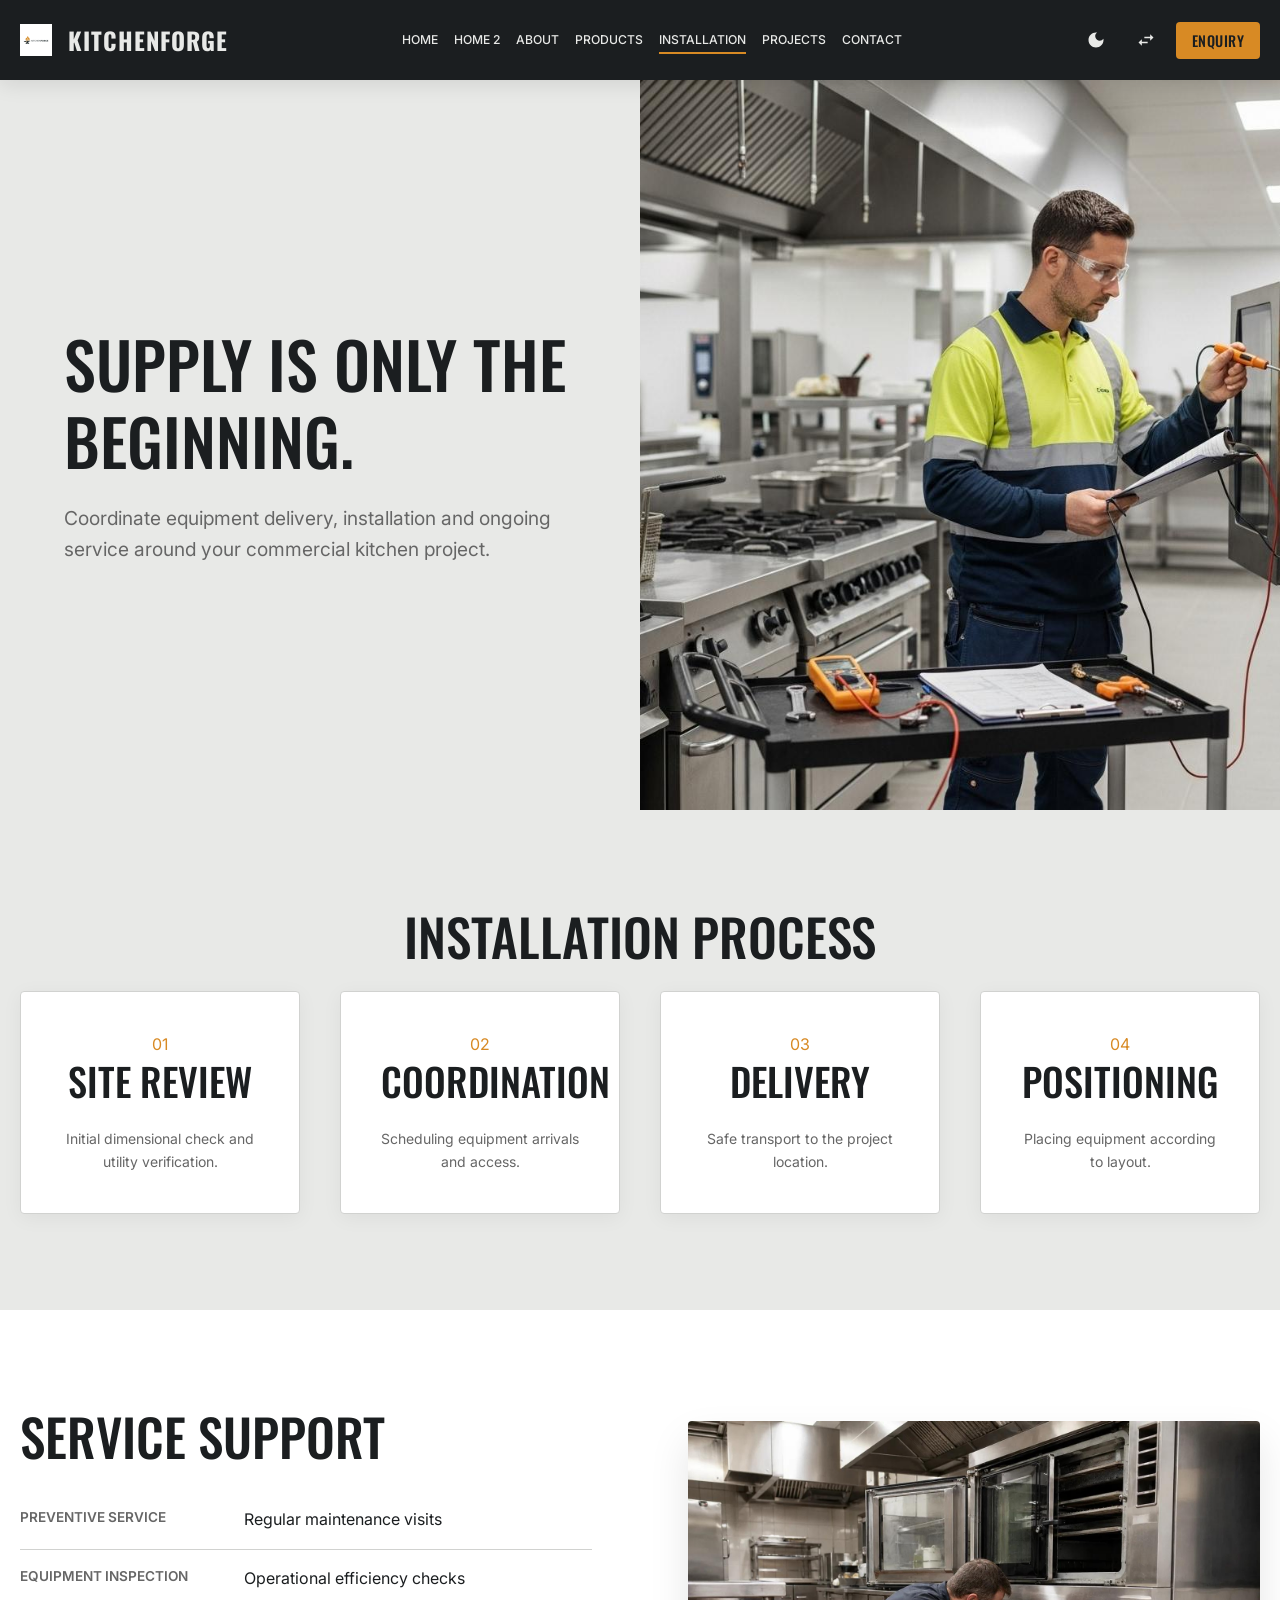
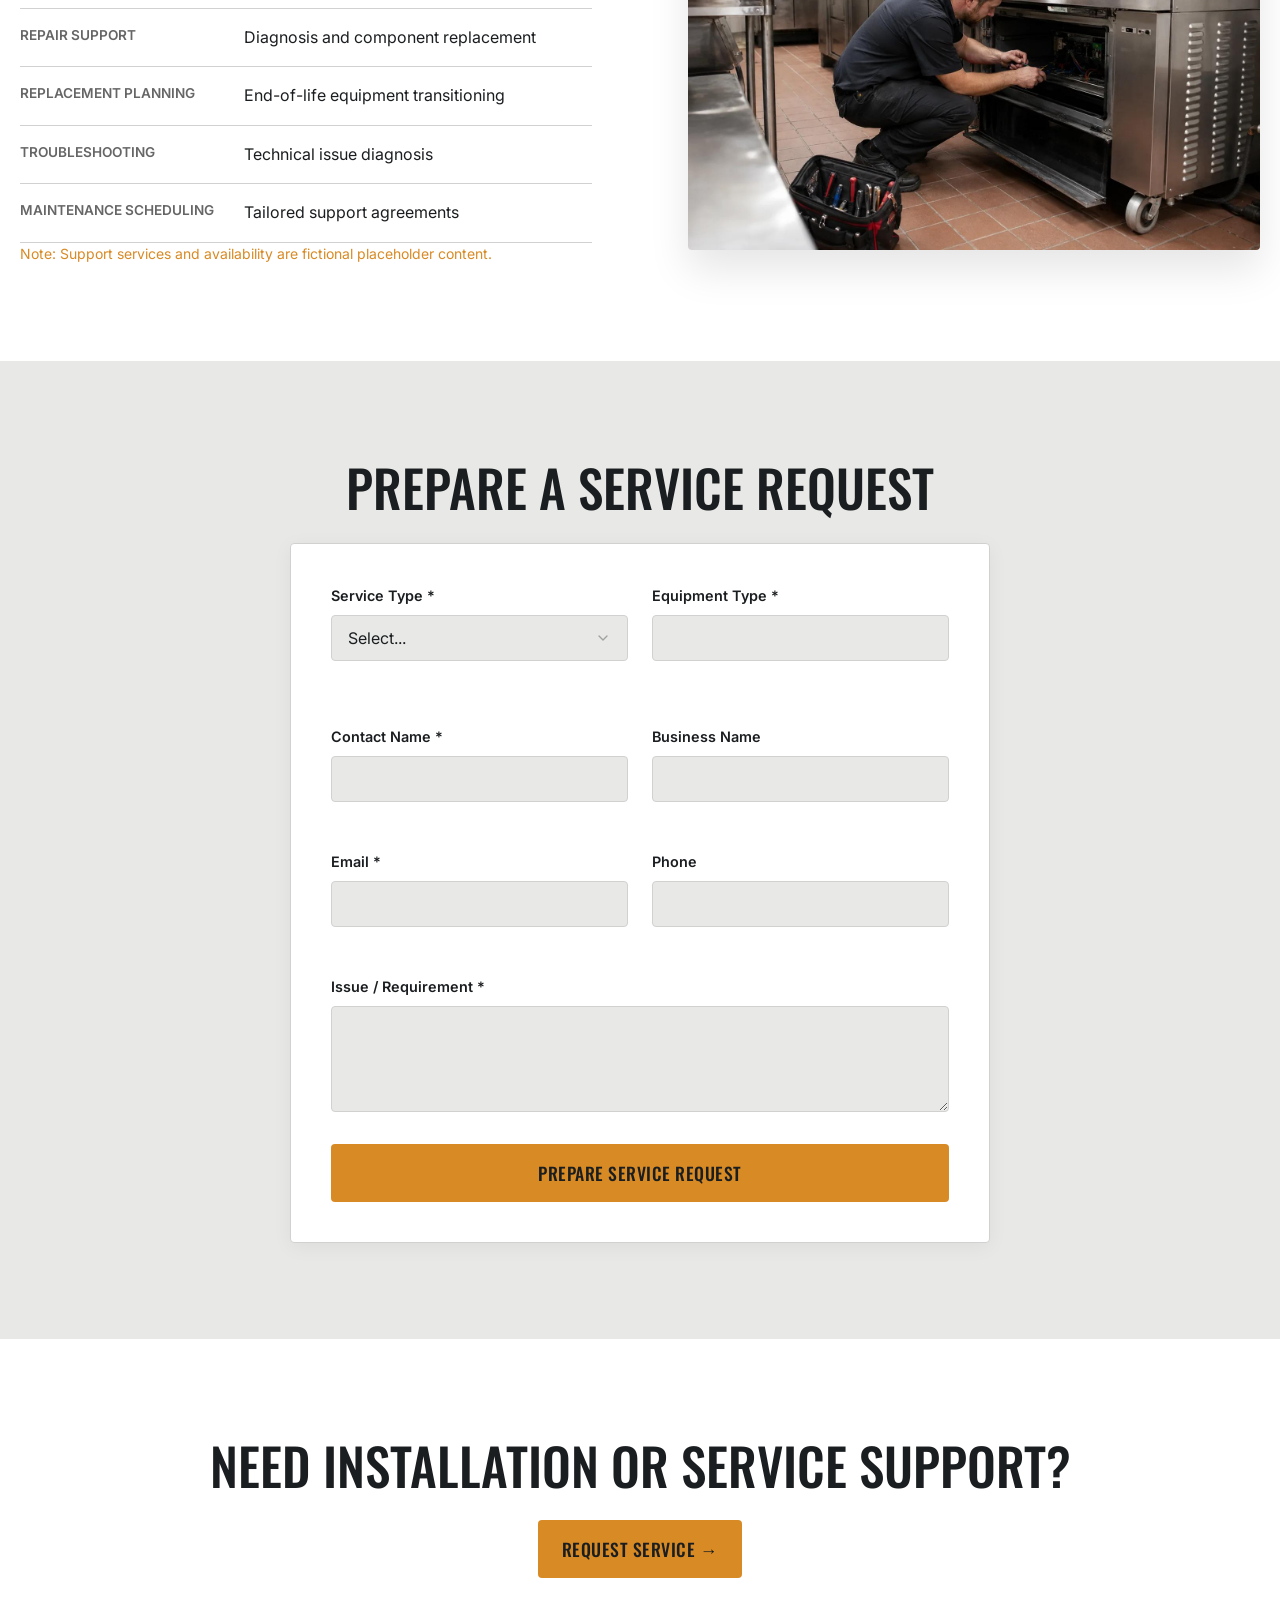
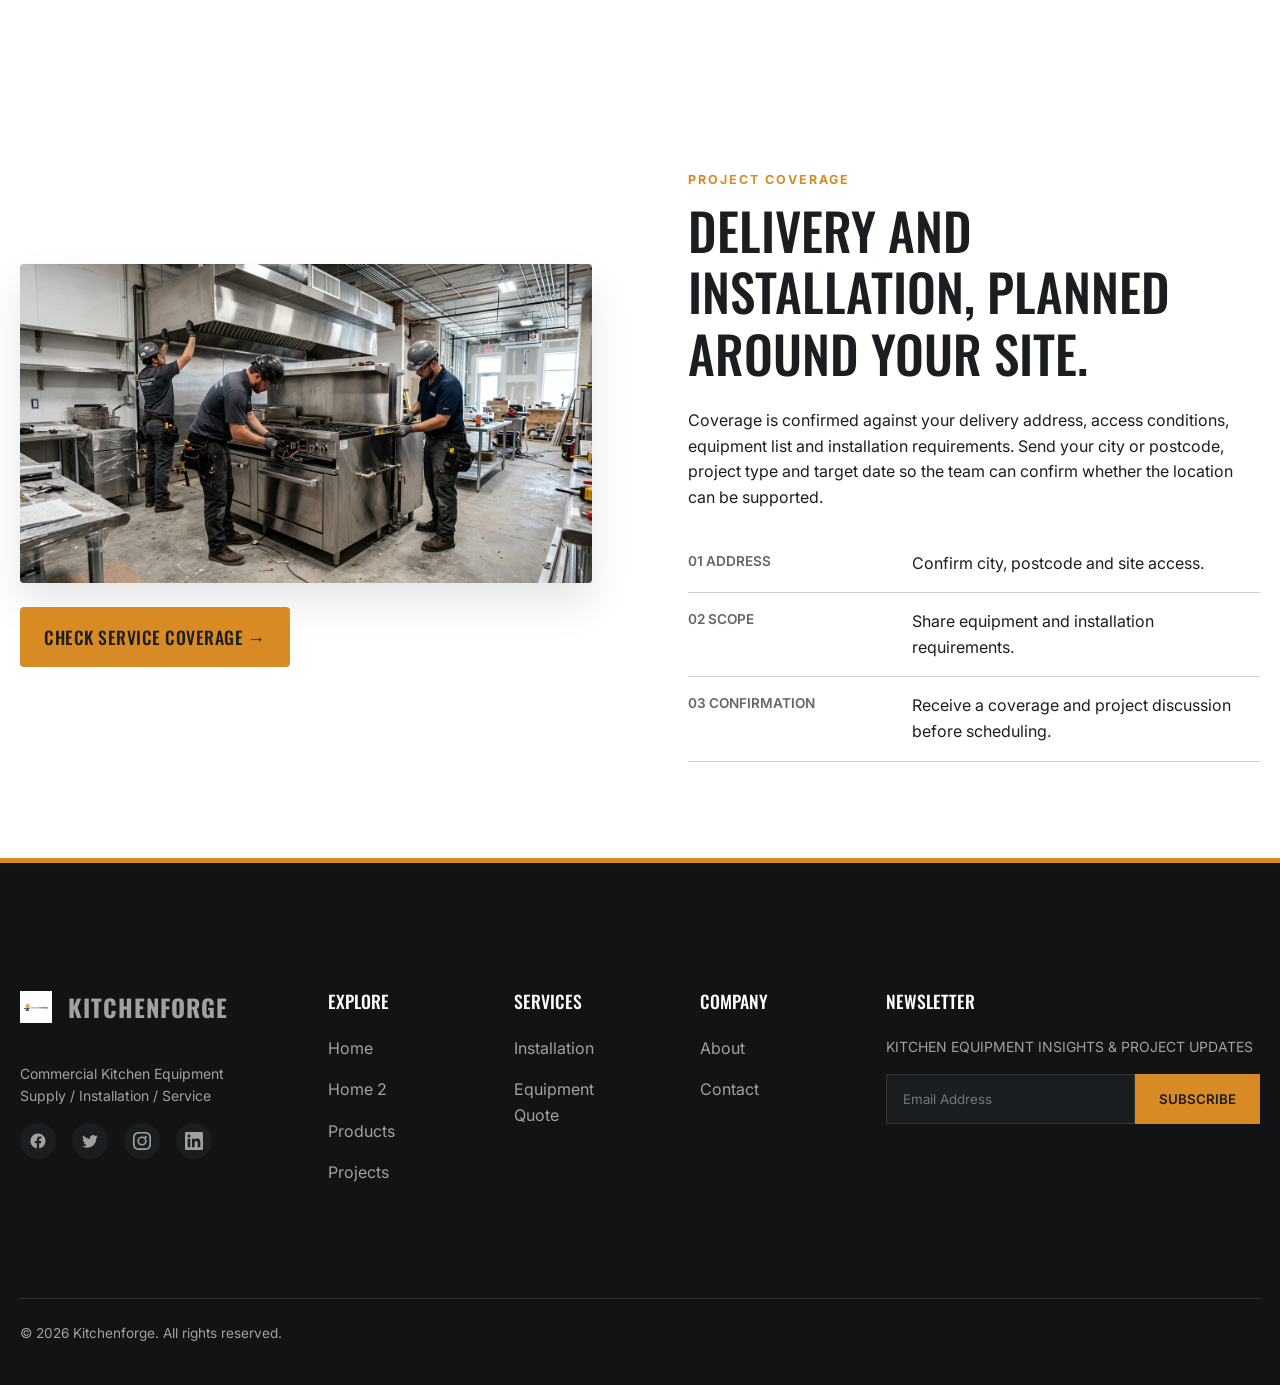
<file: installation-service.html>
<!DOCTYPE html>
<html lang="en" data-theme="light" dir="ltr">

<head>
    <meta charset="UTF-8">
    <meta name="viewport" content="width=device-width, initial-scale=1.0">
    <title>Commercial Kitchen Installation & Service | Kitchenforge</title>
    <meta name="description"
        content="Coordinate equipment delivery, installation and ongoing service around your commercial kitchen project.">
    <link rel="icon" href="assets/images/logo.png" type="image/png">
    <link rel="stylesheet" href="assets/css/style.css">
</head>

<body>
    <!-- NAVBAR -->
    <nav class="navbar">
        <div class="container">
            <a href="index.html" class="nav-brand">
                <img src="assets/images/logo.png" alt="Kitchenforge Logo" style="height: 32px; width: auto;">
                <div class="brand-text">
                    <span class="brand-name">KITCHENFORGE</span>
                </div>
            </a>
            <div class="nav-links">
                <a href="index.html">Home</a>
                <a href="home-2.html">Home 2</a>
                <a href="about.html">About</a>
                <a href="products.html">Products</a>
                <a href="installation-service.html">Installation</a>
                <a href="projects.html">Projects</a>
                <a href="contact.html">Contact</a>
            </div>
            <div class="nav-actions">
                <button class="nav-icon-btn theme-toggle desktop-only" title="Toggle Theme" aria-label="Toggle Theme">
                    <svg viewBox="0 0 24 24">
                        <path
                            d="M12 3c-4.97 0-9 4.03-9 9s4.03 9 9 9 9-4.03 9-9c0-.46-.04-.92-.1-1.36a5.389 5.389 0 0 1-4.4 2.26 5.403 5.403 0 0 1-3.14-9.8c-.44-.06-.9-.1-1.36-.1z" />
                    </svg>
                </button>
                <button class="nav-icon-btn rtl-toggle desktop-only" title="Toggle RTL" aria-label="Toggle RTL">
                    <svg viewBox="0 0 24 24">
                        <path d="M6.99 11L3 15l3.99 4v-3H14v-2H6.99v-3zM21 9l-3.99-4v3H10v2h7.01v3L21 9z" />
                    </svg>
                </button>
                <button class="btn btn-primary quote-trigger desktop-only"
                    style="padding: 8px 16px; font-size: 0.9rem;">ENQUIRY</button>
                <button class="hamburger" aria-label="Open navigation menu" aria-expanded="false" aria-controls="mobile-navigation">
                    <span></span><span></span><span></span>
                </button>
            </div>
        </div>
    </nav>

    <!-- MOBILE DRAWER -->
    <div class="overlay"></div>
    <div class="mobile-drawer" id="mobile-navigation" aria-label="Mobile navigation">
        <button class="drawer-close" aria-label="Close menu"><svg viewBox="0 0 24 24">
                <path
                    d="M19 6.41L17.59 5 12 10.59 6.41 5 5 6.41 10.59 12 5 17.59 6.41 19 12 13.41 17.59 19 19 17.59 13.41 12z" />
            </svg></button>
        <div class="drawer-links">
            <a href="index.html">Home</a>
            <a href="home-2.html">Home 2</a>
            <a href="about.html">About</a>
            <a href="products.html">Products</a>
            <a href="installation-service.html">Installation</a>
            <a href="projects.html">Projects</a>
            <a href="contact.html">Contact</a>
            <button class="btn btn-primary mt-4 quote-trigger">ENQUIRY</button>
        </div>
        <div class="drawer-controls">
            <button class="control-btn theme-toggle" title="Toggle Theme" aria-label="Toggle Theme">
                <svg viewBox="0 0 24 24" style="width:20px;height:20px;fill:currentColor;">
                    <path d="M12 3c-4.97 0-9 4.03-9 9s4.03 9 9 9 9-4.03 9-9c0-.46-.04-.92-.1-1.36a5.389 5.389 0 0 1-4.4 2.26 5.403 5.403 0 0 1-3.14-9.8c-.44-.06-.9-.1-1.36-.1z"/>
                </svg>
            </button>
            <button class="control-btn rtl-toggle" title="Toggle RTL" aria-label="Toggle RTL">
                <svg viewBox="0 0 24 24" style="width:20px;height:20px;fill:currentColor;">
                    <path d="M6.99 11L3 15l3.99 4v-3H14v-2H6.99v-3zM21 9l-3.99-4v3H10v2h7.01v3L21 9z"/>
                </svg>
            </button>
        </div>
    </div>

    <!-- MAIN CONTENT -->
    <main>
        <!-- 01 HERO -->
        <section class="hero-split">
            <div class="hero-split-content reveal">
                <h1>SUPPLY IS ONLY THE BEGINNING.</h1>
                <p class="text-muted mb-4" style="font-size:1.2rem;">Coordinate equipment delivery, installation and
                    ongoing service around your commercial kitchen project.</p>
            </div>
            <div class="hero-split-image reveal">
                <img src="assets/images/service-hero.jpg" alt="Installation Team">
            </div>
        </section>

        <!-- 02 INSTALLATION PROCESS -->
        <section class="section container reveal">
            <div class="text-center mb-5">
                <h2>INSTALLATION PROCESS</h2>
            </div>
            <div class="grid grid-4 text-center">
                <div class="card p-4" style="padding: 2.5rem;">
                    <div class="text-accent h2 mb-2">01</div>
                    <h3 class="h5">SITE REVIEW</h3>
                    <p class="text-sm text-muted">Initial dimensional check and utility verification.</p>
                </div>
                <div class="card p-4" style="padding: 2.5rem;">
                    <div class="text-accent h2 mb-2">02</div>
                    <h3 class="h5">COORDINATION</h3>
                    <p class="text-sm text-muted">Scheduling equipment arrivals and access.</p>
                </div>
                <div class="card p-4" style="padding: 2.5rem;">
                    <div class="text-accent h2 mb-2">03</div>
                    <h3 class="h5">DELIVERY</h3>
                    <p class="text-sm text-muted">Safe transport to the project location.</p>
                </div>
                <div class="card p-4" style="padding: 2.5rem;">
                    <div class="text-accent h2 mb-2">04</div>
                    <h3 class="h5">POSITIONING</h3>
                    <p class="text-sm text-muted">Placing equipment according to layout.</p>
                </div>
            </div>
        </section>

        <!-- 03 SERVICE SUPPORT -->
        <section class="section" style="background-color: var(--color-surface);">
            <div class="container reveal">
                <div class="editorial-split">
                    <div>
                        <h2 class="mb-4">SERVICE SUPPORT</h2>
                        <ul class="spec-list">
                            <li><span class="spec-label">PREVENTIVE SERVICE</span> <span>Regular maintenance
                                    visits</span></li>
                            <li><span class="spec-label">EQUIPMENT INSPECTION</span> <span>Operational efficiency
                                    checks</span></li>
                            <li><span class="spec-label">REPAIR SUPPORT</span> <span>Diagnosis and component
                                    replacement</span></li>
                            <li><span class="spec-label">REPLACEMENT PLANNING</span> <span>End-of-life equipment
                                    transitioning</span></li>
                            <li><span class="spec-label">TROUBLESHOOTING</span> <span>Technical issue diagnosis</span>
                            </li>
                            <li><span class="spec-label">MAINTENANCE SCHEDULING</span> <span>Tailored support
                                    agreements</span></li>
                        </ul>
                        <p class="text-sm text-accent mt-4">Note: Support services and availability are fictional
                            placeholder content.</p>
                    </div>
                    <div class="editorial-image">
                        <img src="assets/images/service.jpg" alt="Service Technician">
                    </div>
                </div>
            </div>
        </section>

        <!-- 04 SERVICE ENQUIRY -->
        <section class="section container reveal text-center">
            <h2 class="mb-4">PREPARE A SERVICE REQUEST</h2>
            <div style="max-width: 700px; margin: 0 auto; text-align: left; padding: 2.5rem;" class="card p-4">
                <form id="service-form"
                    onsubmit="event.preventDefault(); this.style.display='none'; document.getElementById('service-success').style.display='block';">
                    <div class="form-grid">
                        <div class="form-group">
                            <label class="form-label">Service Type *</label>
                            <select class="form-control" required>
                                <option value="">Select...</option>
                                <option>Installation</option>
                                <option>Repair</option>
                                <option>Preventive Maintenance</option>
                            </select>
                        </div>
                        <div class="form-group">
                            <label class="form-label">Equipment Type *</label>
                            <input type="text" class="form-control" required>
                        </div>
                        <div class="form-group">
                            <label class="form-label">Contact Name *</label>
                            <input type="text" class="form-control" required>
                        </div>
                        <div class="form-group">
                            <label class="form-label">Business Name</label>
                            <input type="text" class="form-control">
                        </div>
                        <div class="form-group">
                            <label class="form-label">Email *</label>
                            <input type="email" class="form-control" required>
                        </div>
                        <div class="form-group">
                            <label class="form-label">Phone</label>
                            <input type="tel" class="form-control">
                        </div>
                        <div class="form-group" style="grid-column: 1/-1;">
                            <label class="form-label">Issue / Requirement *</label>
                            <textarea class="form-control" rows="4" required></textarea>
                        </div>
                    </div>
                    <div class="mt-4" style="text-align: center;">
                        <button type="submit" class="btn btn-primary w-100"
                            style="display: block; width: 100%; margin: 0 auto;">PREPARE SERVICE REQUEST </button>
                    </div>
                </form>
                <div id="service-success" class="form-success text-center" style="display: none; padding: 40px 0;">
                    <h3 class="h2 text-accent mb-3">SERVICE REQUEST PREPARED</h3>
                    <p class="text-muted">Thanks for your submission. This is a frontend demonstration only.</p>
                    <button class="btn btn-secondary mt-4"
                        onclick="document.getElementById('service-success').style.display='none'; document.getElementById('service-form').reset(); document.getElementById('service-form').style.display='block';">PREPARE
                        ANOTHER REQUEST</button>
                </div>
            </div>
        </section>

        <!-- 05 FINAL CTA -->
        <section class="section text-center reveal" style="background-color: var(--color-surface);">
            <div class="container">
                <h2 class="mb-4">NEED INSTALLATION OR SERVICE SUPPORT?</h2>
                <div class="mt-4">
                    <button class="btn btn-primary quote-trigger" data-equipment-cat="Installation/Service">REQUEST
                        SERVICE →</button>
                </div>
            </div>
        </section>
        <section class="section service-area-section" style="background-color: var(--color-surface);">
            <div class="container reveal editorial-split">
                <div class="service-area-media">
                    <div class="editorial-image">
                        <img src="assets/images/hero-installation.jpg" alt="Commercial kitchen equipment installation on site">
                    </div>
                    <div class="service-area-action">
                        <a href="contact.html" class="btn btn-primary">CHECK SERVICE COVERAGE →</a>
                    </div>
                </div>
                <div>
                    <p class="eyebrow">PROJECT COVERAGE</p>
                    <h2>DELIVERY AND INSTALLATION, PLANNED AROUND YOUR SITE.</h2>
                    <p>Coverage is confirmed against your delivery address, access conditions, equipment list and installation requirements. Send your city or postcode, project type and target date so the team can confirm whether the location can be supported.</p>
                    <ul class="spec-list">
                        <li><span class="spec-label">01 ADDRESS</span><span>Confirm city, postcode and site access.</span></li>
                        <li><span class="spec-label">02 SCOPE</span><span>Share equipment and installation requirements.</span></li>
                        <li><span class="spec-label">03 CONFIRMATION</span><span>Receive a coverage and project discussion before scheduling.</span></li>
                    </ul>
                </div>
            </div>
        </section>
    </main>

    <!-- GLOBAL QUOTE MODAL (Reused) -->
    <div class="modal" id="quote-modal">
        <div class="modal-content">
            <button class="modal-close"><svg viewBox="0 0 24 24">
                    <path
                        d="M19 6.41L17.59 5 12 10.59 6.41 5 5 6.41 10.59 12 5 17.59 6.41 19 12 13.41 17.59 19 19 17.59 13.41 12z" />
                </svg></button>
            <div id="quote-form-body">
                <h2 class="h3 mb-4 text-accent">LET'S PLAN YOUR KITCHEN</h2>
                <form id="quote-form">
                    <div class="form-grid">
                        <div class="form-group">
                            <label class="form-label">Full Name *</label>
                            <input type="text" class="form-control" required>
                        </div>
                        <div class="form-group">
                            <label class="form-label">Company Name</label>
                            <input type="text" class="form-control">
                        </div>
                        <div class="form-group">
                            <label class="form-label">Email *</label>
                            <input type="email" class="form-control" required>
                        </div>
                        <div class="form-group">
                            <label class="form-label">Phone</label>
                            <input type="tel" class="form-control">
                        </div>
                        <div class="form-group">
                            <label class="form-label">Business Type *</label>
                            <select class="form-control" required>
                                <option value="">Select...</option>
                                <option>Restaurant</option>
                                <option>Hotel</option>
                                <option>Café</option>
                                <option>Bakery</option>
                                <option>Catering</option>
                                <option>Institution</option>
                                <option>Other</option>
                            </select>
                        </div>
                        <div class="form-group">
                            <label class="form-label">Project Type *</label>
                            <select class="form-control" required>
                                <option value="">Select...</option>
                                <option>New Kitchen</option>
                                <option>Kitchen Renovation</option>
                                <option>Equipment Replacement</option>
                                <option>Installation Only</option>
                                <option>Service Request</option>
                                <option>Other</option>
                            </select>
                        </div>
                        <div class="form-group">
                            <label class="form-label">Equipment Category</label>
                            <input type="text" id="quote-eq-cat" class="form-control">
                        </div>
                        <div class="form-group">
                            <label class="form-label">Equipment Name</label>
                            <input type="text" id="quote-eq-name" class="form-control">
                        </div>
                        <div class="form-group" style="grid-column: 1/-1;">
                            <label class="form-label">Message *</label>
                            <textarea class="form-control" rows="3" required></textarea>
                        </div>
                    </div>
                    <div class="mt-4 flex gap-md mob-stack">
                        <button type="submit" class="btn btn-primary">SEND QUOTE REQUEST</button>
                        <button type="button" class="btn btn-secondary quote-cancel">MAYBE LATER</button>
                    </div>
                </form>
            </div>
            <div id="quote-success" class="form-success">
                <h3 class="h2 mb-3">QUOTE REQUEST PREPARED</h3>
                <p class="text-muted">Thanks — your project information has been prepared for the Kitchenforge team.</p>
                <button class="btn btn-secondary mt-4 modal-close">CLOSE</button>
            </div>
        </div>
    </div>

    <!-- FOOTER -->
    <footer class="footer">
        <div class="container">
            <div class="footer-grid">
                <div class="footer-col">
                    <a href="index.html" class="nav-brand mb-4">
                        <img src="assets/images/logo.png" alt="Kitchenforge Logo" style="height: 32px; width: auto;">
                        <div class="brand-text">
                            <span class="brand-name">KITCHENFORGE</span>
                        </div>
                    </a>
                    <p class="text-sm mb-4" style="margin-top: 1rem;">Commercial Kitchen Equipment<br>Supply / Installation / Service</p>
                    <div class="social-icons">
                        <a href="#" aria-label="Facebook"><svg viewBox="0 0 24 24">
                                <path
                                    d="M12 2.04c-5.5 0-10 4.5-10 10 0 5 3.66 9.15 8.44 9.9v-7h-2.54V12h2.54v-2.22c0-2.51 1.5-3.89 3.77-3.89 1.1 0 2.24.2 2.24.2v2.46h-1.26c-1.24 0-1.63.77-1.63 1.56V12h2.77l-.44 2.94h-2.33v7C18.34 21.15 22 17.04 22 12c0-5.5-4.5-10-10-10z" />
                            </svg></a>
                        <a href="#" aria-label="Twitter"><svg viewBox="0 0 24 24">
                                <path
                                    d="M22.46 6c-.77.35-1.6.58-2.46.69.88-.53 1.56-1.37 1.88-2.38-.83.5-1.75.85-2.72 1.05C18.37 4.5 17.26 4 16 4c-2.35 0-4.27 1.92-4.27 4.29 0 .34.04.67.11.98C8.28 9.09 5.11 7.38 3 4.79c-.37.63-.58 1.37-.58 2.15 0 1.49.75 2.81 1.91 3.56-.71 0-1.37-.2-1.95-.5v.05c0 2.08 1.48 3.82 3.44 4.21a4.22 4.22 0 0 1-1.93.07 4.28 4.28 0 0 0 4 2.98 8.52 8.52 0 0 1-5.33 1.84c-.34 0-.68-.02-1.02-.06C3.44 20.29 5.7 21 8.12 21 16 21 20.33 14.46 20.33 8.79c0-.19 0-.37-.01-.56.84-.6 1.56-1.36 2.14-2.23z" />
                            </svg></a>
                        <a href="#" aria-label="Instagram"><svg viewBox="0 0 24 24">
                                <path
                                    d="M12 2.16c3.2 0 3.58.01 4.85.07 1.17.05 1.8.25 2.23.41.56.22.96.48 1.37.89s.67.81.89 1.37c.16.43.36 1.06.41 2.23.06 1.27.07 1.65.07 4.85s-.01 3.58-.07 4.85c-.05 1.17-.25 1.8-.41 2.23-.22.56-.48.96-.89 1.37s-.81.67-1.37.89c-.43.16-1.06.36-2.23.41-1.27.06-1.65.07-4.85.07s-3.58-.01-4.85-.07c-1.17-.05-1.8-.25-2.23-.41-.56-.22-.96-.48-1.37-.89s-.67-.81-.89-1.37c-.16-.43-.36-1.06-.41-2.23-.06-1.27-.07-1.65-.07-4.85s.01-3.58.07-4.85c.05-1.17.25-1.8.41-2.23.22-.56.48-.96.89-1.37s.81-.67 1.37-.89c.43-.16 1.06-.36 2.23-.41 1.27-.06 1.65-.07 4.85-.07M12 0C8.74 0 8.33.01 7.05.07 5.77.13 4.9.31 4.14.61c-.78.3-1.45.71-2.12 1.38-.67.67-1.08 1.34-1.38 2.12C.31 4.9.13 5.77.07 7.05.01 8.33 0 8.74 0 12s.01 3.67.07 4.95c.06 1.28.24 2.15.54 2.91.3.78.71 1.45 1.38 2.12.67.67 1.34 1.08 2.12 1.38.76.3 1.63.48 2.91.54C8.33 23.99 8.74 24 12 24s3.67-.01 4.95-.07c1.28-.06 2.15-.24 2.91-.54.78-.3 1.45-.71 2.12-1.38.67-.67 1.08-1.34 1.38-2.12.3-.76.48-1.63.54-2.91.06-1.28.07-1.69.07-4.95s-.01-3.67-.07-4.95c-.06-1.28-.24-2.15-.54-2.91-.3-.78-.71-1.45-1.38-2.12-.67-.67-1.34-1.08-2.12-1.38-.76-.3-1.63-.48-2.91-.54C15.67.01 15.26 0 12 0zm0 5.84A6.16 6.16 0 1 0 18.16 12 6.16 6.16 0 0 0 12 5.84zm0 10.16A4 4 0 1 1 16 12a4 4 0 0 1-4 4zm6.4-9.44a1.44 1.44 0 1 1-2.88 0 1.44 1.44 0 0 1 2.88 0z" />
                            </svg></a>
                        <a href="#" aria-label="LinkedIn"><svg viewBox="0 0 24 24">
                                <path
                                    d="M20.447 20.452h-3.554v-5.569c0-1.328-.027-3.037-1.852-3.037-1.853 0-2.136 1.445-2.136 2.939v5.667H9.351V9h3.414v1.561h.046c.477-.9 1.637-1.85 3.37-1.85 3.601 0 4.267 2.37 4.267 5.455v6.286zM5.337 7.433c-1.144 0-2.063-.926-2.063-2.065 0-1.138.92-2.063 2.063-2.063 1.14 0 2.064.925 2.064 2.063 0 1.139-.925 2.065-2.064 2.065zm1.782 13.019H3.555V9h3.564v11.452zM22.225 0H1.771C.792 0 0 .774 0 1.729v20.542C0 23.227.792 24 1.771 24h20.451C23.2 24 24 23.227 24 22.271V1.729C24 .774 23.2 0 22.222 0h.003z" />
                            </svg></a>
                    </div>
                </div>
                <div class="footer-col">
                    <h4>EXPLORE</h4>
                    <ul class="footer-links">
                        <li><a href="index.html">Home</a></li>
                        <li><a href="home-2.html">Home 2</a></li>
                        <li><a href="products.html">Products</a></li>
                        <li><a href="projects.html">Projects</a></li>
                    </ul>
                </div>
                <div class="footer-col">
                    <h4>SERVICES</h4>
                    <ul class="footer-links">
                        <li><a href="installation-service.html">Installation</a></li>
                        <li><a href="#" class="quote-trigger">Equipment Quote</a></li>
                    </ul>
                </div>
                <div class="footer-col">
                    <h4>COMPANY</h4>
                    <ul class="footer-links">
                        <li><a href="about.html">About</a></li>
                        <li><a href="contact.html">Contact</a></li>
                    </ul>
                </div>
                <div class="footer-col">
                    <h4>NEWSLETTER</h4>
                    <p class="text-sm mb-3">KITCHEN EQUIPMENT INSIGHTS & PROJECT UPDATES</p>
                    <form class="newsletter-form" onsubmit="event.preventDefault()">
                        <input type="email" placeholder="Email Address" required>
                        <button type="submit">SUBSCRIBE</button>
                    </form>
                </div>
            </div>
            <div class="footer-bottom">
                <p>© 2026 Kitchenforge. All rights reserved.</p>
                <div class="flex gap-md">
                </div>
            </div>
        </div>
    </footer>

    <button id="back-to-top" class="back-to-top" aria-label="Back to top">
        <svg viewBox="0 0 24 24" width="24" height="24" fill="currentColor">
            <path d="M4 12l1.41 1.41L11 7.83V20h2V7.83l5.58 5.59L20 12l-8-8-8 8z" />
        </svg>
    </button>

    <script src="assets/js/main.js"></script>
</body>

</html>
</file>
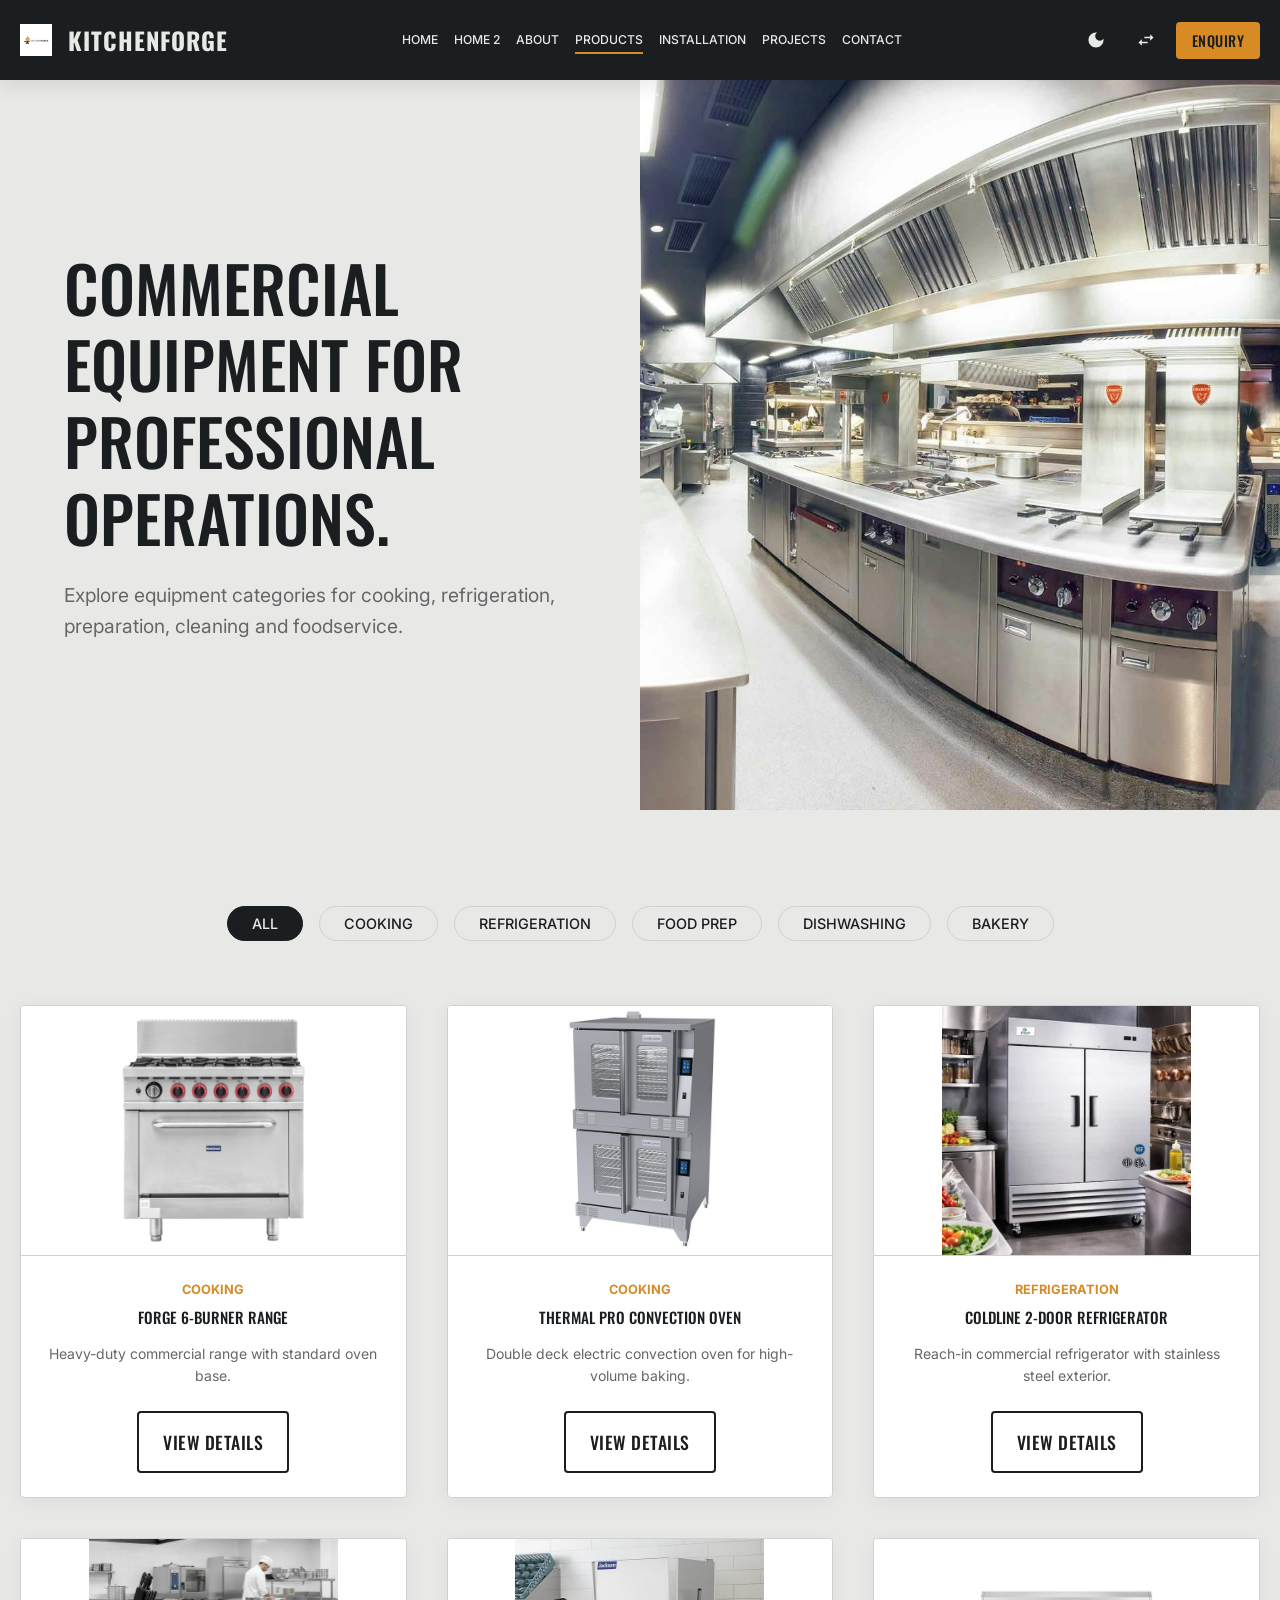
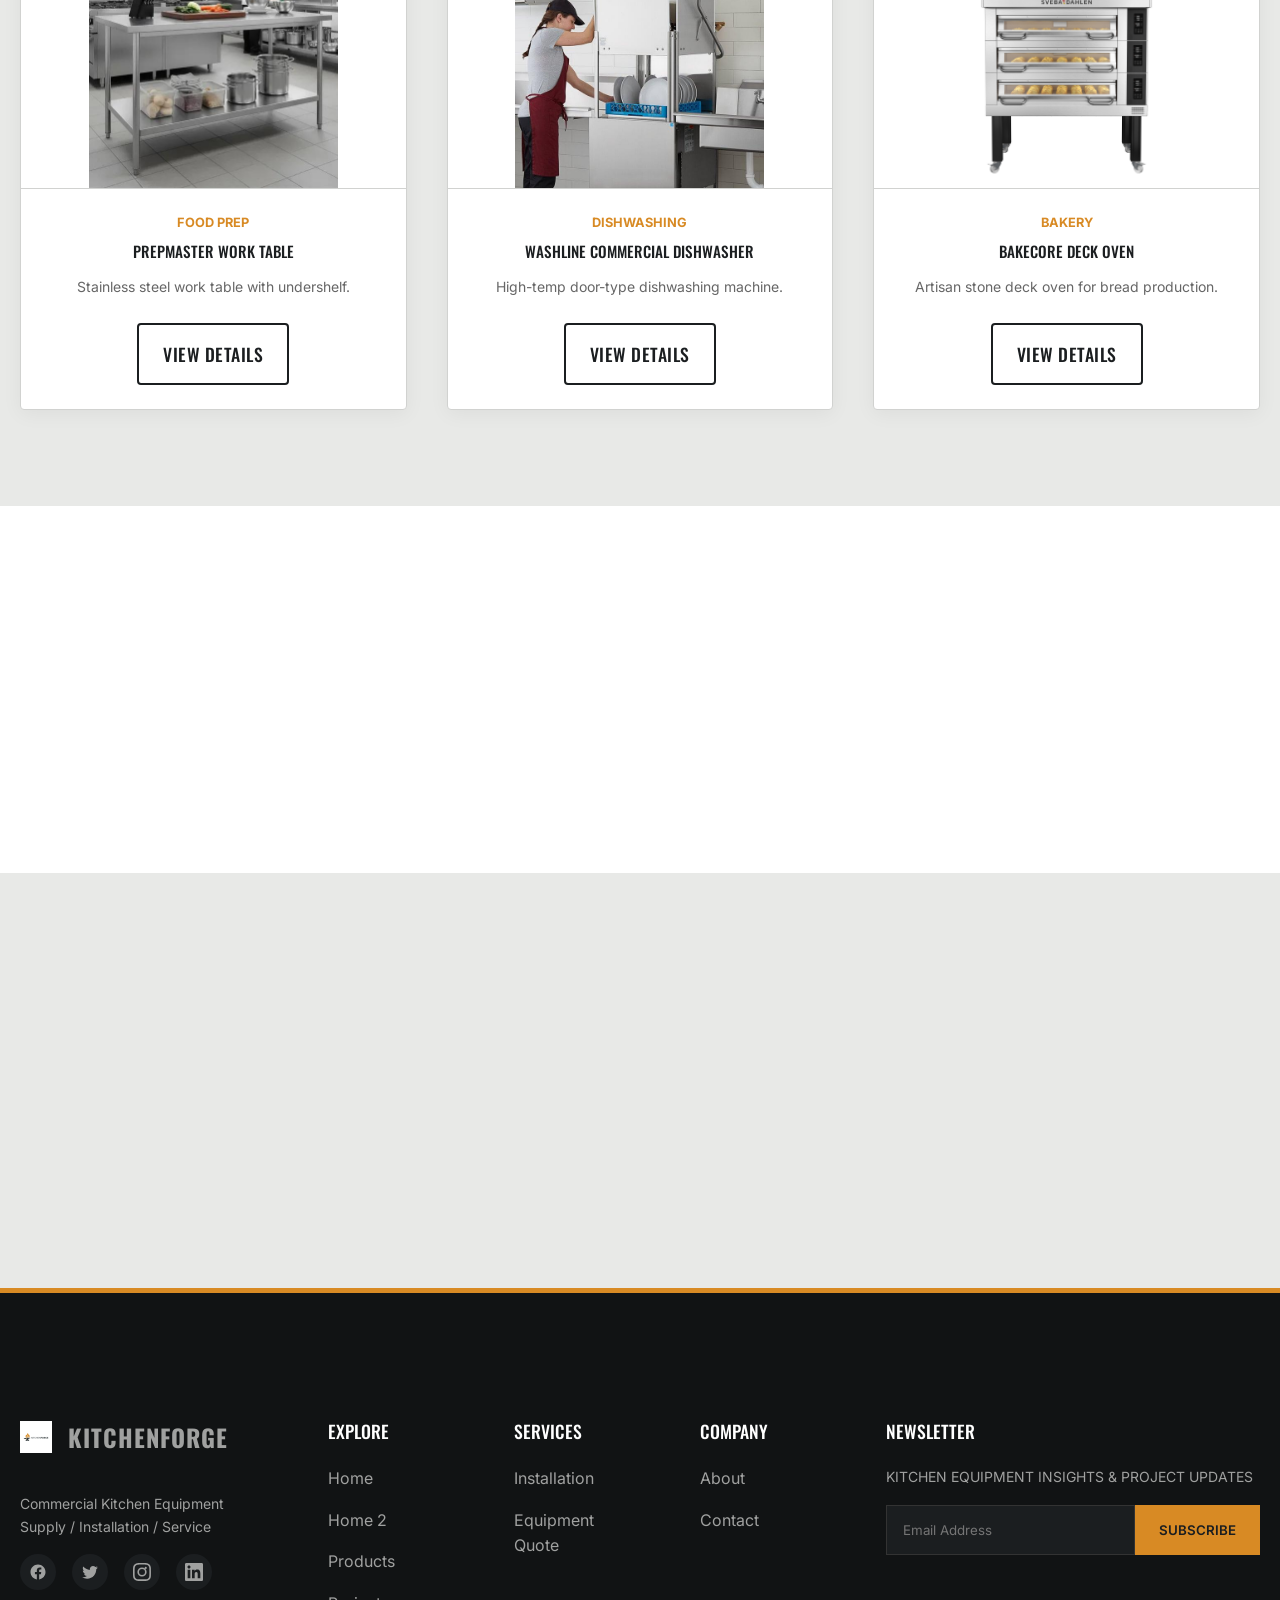
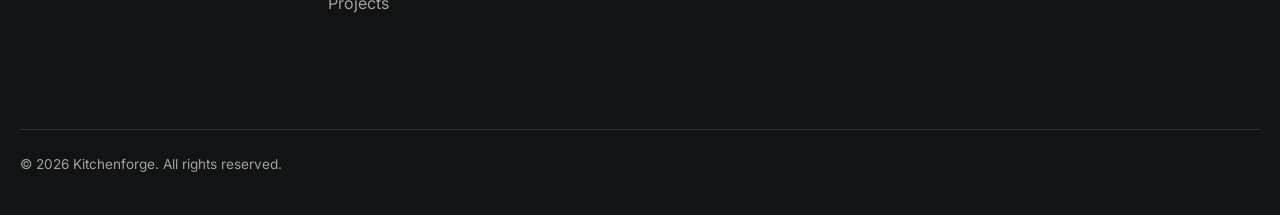
<file: products.html>
<!DOCTYPE html>
<html lang="en" data-theme="light" dir="ltr">

<head>
    <meta charset="UTF-8">
    <meta name="viewport" content="width=device-width, initial-scale=1.0">
    <title>Commercial Kitchen Equipment | Kitchenforge</title>
    <meta name="description"
        content="Explore commercial equipment categories for cooking, refrigeration, preparation, cleaning and foodservice.">
    <link rel="icon" href="assets/images/logo.png" type="image/png">
    <link rel="stylesheet" href="assets/css/style.css">
</head>

<body>
    <!-- NAVBAR -->
    <nav class="navbar">
        <div class="container">
            <a href="index.html" class="nav-brand">
                <img src="assets/images/logo.png" alt="Kitchenforge Logo" style="height: 32px; width: auto;">
                <div class="brand-text">
                    <span class="brand-name">KITCHENFORGE</span>
                </div>
            </a>
            <div class="nav-links">
                <a href="index.html">Home</a>
                <a href="home-2.html">Home 2</a>
                <a href="about.html">About</a>
                <a href="products.html">Products</a>
                <a href="installation-service.html">Installation</a>
                <a href="projects.html">Projects</a>
                <a href="contact.html">Contact</a>
            </div>
            <div class="nav-actions">
                <button class="nav-icon-btn theme-toggle desktop-only" title="Toggle Theme" aria-label="Toggle Theme">
                    <svg viewBox="0 0 24 24">
                        <path
                            d="M12 3c-4.97 0-9 4.03-9 9s4.03 9 9 9 9-4.03 9-9c0-.46-.04-.92-.1-1.36a5.389 5.389 0 0 1-4.4 2.26 5.403 5.403 0 0 1-3.14-9.8c-.44-.06-.9-.1-1.36-.1z" />
                    </svg>
                </button>
                <button class="nav-icon-btn rtl-toggle desktop-only" title="Toggle RTL" aria-label="Toggle RTL">
                    <svg viewBox="0 0 24 24">
                        <path d="M6.99 11L3 15l3.99 4v-3H14v-2H6.99v-3zM21 9l-3.99-4v3H10v2h7.01v3L21 9z" />
                    </svg>
                </button>
                <button class="btn btn-primary quote-trigger desktop-only"
                    style="padding: 8px 16px; font-size: 0.9rem;">ENQUIRY</button>
                <button class="hamburger" aria-label="Open navigation menu" aria-expanded="false" aria-controls="mobile-navigation">
                    <span></span><span></span><span></span>
                </button>
            </div>
        </div>
    </nav>

    <!-- MOBILE DRAWER -->
    <div class="overlay"></div>
    <div class="mobile-drawer" id="mobile-navigation" aria-label="Mobile navigation">
        <button class="drawer-close" aria-label="Close menu"><svg viewBox="0 0 24 24">
                <path
                    d="M19 6.41L17.59 5 12 10.59 6.41 5 5 6.41 10.59 12 5 17.59 6.41 19 12 13.41 17.59 19 19 17.59 13.41 12z" />
            </svg></button>
        <div class="drawer-links">
            <a href="index.html">Home</a>
            <a href="home-2.html">Home 2</a>
            <a href="about.html">About</a>
            <a href="products.html">Products</a>
            <a href="installation-service.html">Installation</a>
            <a href="projects.html">Projects</a>
            <a href="contact.html">Contact</a>
            <button class="btn btn-primary mt-4 quote-trigger">ENQUIRY</button>
        </div>
        <div class="drawer-controls">
            <button class="control-btn theme-toggle" title="Toggle Theme" aria-label="Toggle Theme">
                <svg viewBox="0 0 24 24" style="width:20px;height:20px;fill:currentColor;">
                    <path
                        d="M12 3c-4.97 0-9 4.03-9 9s4.03 9 9 9 9-4.03 9-9c0-.46-.04-.92-.1-1.36a5.389 5.389 0 0 1-4.4 2.26 5.403 5.403 0 0 1-3.14-9.8c-.44-.06-.9-.1-1.36-.1z" />
                </svg>
            </button>
            <button class="control-btn rtl-toggle" title="Toggle RTL" aria-label="Toggle RTL">
                <svg viewBox="0 0 24 24" style="width:20px;height:20px;fill:currentColor;">
                    <path d="M6.99 11L3 15l3.99 4v-3H14v-2H6.99v-3zM21 9l-3.99-4v3H10v2h7.01v3L21 9z" />
                </svg>
            </button>
        </div>
    </div>

    <!-- MAIN CONTENT -->
    <main>
        <!-- 01 HERO -->
        <section class="hero-split">
            <div class="hero-split-content reveal">
                <h1>COMMERCIAL EQUIPMENT FOR PROFESSIONAL OPERATIONS.</h1>
                <p class="text-muted mb-4" style="font-size:1.2rem;">Explore equipment categories for cooking,
                    refrigeration, preparation, cleaning and foodservice.</p>
            </div>
            <div class="hero-split-image reveal">
                <img src="assets/images/product-hero.jpg" alt="Commercial Equipment">
            </div>
        </section>

        <!-- 02 & 03 EQUIPMENT CATALOGUE -->
        <section class="section container reveal">
            <div class="filter-container">
                <button class="filter-btn eq-filter active" data-filter="all">ALL</button>
                <button class="filter-btn eq-filter" data-filter="cooking">COOKING</button>
                <button class="filter-btn eq-filter" data-filter="refrigeration">REFRIGERATION</button>
                <button class="filter-btn eq-filter" data-filter="food prep">FOOD PREP</button>
                <button class="filter-btn eq-filter" data-filter="dishwashing">DISHWASHING</button>
                <button class="filter-btn eq-filter" data-filter="bakery">BAKERY</button>
            </div>

            <div class="grid grid-3" id="equipment-catalogue">
                <!-- Generated by JS -->
            </div>
        </section>

        <!-- 04 EQUIPMENT SELECTOR -->
        <section class="section" style="background-color: var(--color-surface);">
            <div class="container reveal text-center">
                <h2 class="mb-4">WHAT TYPE OF OPERATION ARE YOU PLANNING?</h2>
                <div style="max-width: 600px; margin: 0 auto;">
                    <select class="form-control" id="home2-selector"
                        style="font-size: 1.2rem; padding: var(--space-md); padding-right: 3rem;">
                        <option value="">Select your operation...</option>
                        <option value="restaurant">Restaurant</option>
                        <option value="hotel">Hotel</option>
                        <option value="cafe">Café</option>
                        <option value="bakery">Bakery</option>
                        <option value="catering">Catering</option>
                        <option value="institution">Institution</option>
                    </select>
                </div>
                <div id="home2-selector-result" style="max-width: 600px; margin: 0 auto;"></div>
            </div>
        </section>

        <!-- 05 FINAL CTA -->
        <section class="section container text-center reveal">
            <h2 class="mb-4">NOT SURE WHAT EQUIPMENT YOU NEED?</h2>
            <p class="text-muted mb-4">Tell us about your operation and we'll prepare a project enquiry.</p>
            <div class="flex gap-md justify-center mob-stack" style="margin-top: 3rem;">
                <button class="btn btn-primary quote-trigger">REQUEST A QUOTE →</button>
                <a href="contact.html" class="btn btn-secondary">CONTACT OUR TEAM</a>
            </div>
        </section>
    </main>

    <!-- EQUIPMENT DETAILS MODAL -->
    <div class="modal" id="eq-detail-modal">
        <div class="modal-content">
            <button class="modal-close"><svg viewBox="0 0 24 24">
                    <path
                        d="M19 6.41L17.59 5 12 10.59 6.41 5 5 6.41 10.59 12 5 17.59 6.41 19 12 13.41 17.59 19 19 17.59 13.41 12z" />
                </svg></button>
            <div id="eq-detail-content">
                <!-- Generated by JS -->
            </div>
        </div>
    </div>

    <!-- GLOBAL QUOTE MODAL (Reused) -->
    <div class="modal" id="quote-modal">
        <div class="modal-content">
            <button class="modal-close"><svg viewBox="0 0 24 24">
                    <path
                        d="M19 6.41L17.59 5 12 10.59 6.41 5 5 6.41 10.59 12 5 17.59 6.41 19 12 13.41 17.59 19 19 17.59 13.41 12z" />
                </svg></button>
            <div id="quote-form-body">
                <h2 class="h3 mb-4 text-accent">LET'S PLAN YOUR KITCHEN</h2>
                <form id="quote-form">
                    <div class="form-grid">
                        <div class="form-group">
                            <label class="form-label">Full Name *</label>
                            <input type="text" class="form-control" required>
                        </div>
                        <div class="form-group">
                            <label class="form-label">Company Name</label>
                            <input type="text" class="form-control">
                        </div>
                        <div class="form-group">
                            <label class="form-label">Email *</label>
                            <input type="email" class="form-control" required>
                        </div>
                        <div class="form-group">
                            <label class="form-label">Phone</label>
                            <input type="tel" class="form-control">
                        </div>
                        <div class="form-group">
                            <label class="form-label">Business Type *</label>
                            <select class="form-control" required>
                                <option value="">Select...</option>
                                <option>Restaurant</option>
                                <option>Hotel</option>
                                <option>Café</option>
                                <option>Bakery</option>
                                <option>Catering</option>
                                <option>Institution</option>
                                <option>Other</option>
                            </select>
                        </div>
                        <div class="form-group">
                            <label class="form-label">Project Type *</label>
                            <select class="form-control" required>
                                <option value="">Select...</option>
                                <option>New Kitchen</option>
                                <option>Kitchen Renovation</option>
                                <option>Equipment Replacement</option>
                                <option>Installation Only</option>
                                <option>Service Request</option>
                                <option>Other</option>
                            </select>
                        </div>
                        <div class="form-group">
                            <label class="form-label">Equipment Category</label>
                            <input type="text" id="quote-eq-cat" class="form-control">
                        </div>
                        <div class="form-group">
                            <label class="form-label">Equipment Name</label>
                            <input type="text" id="quote-eq-name" class="form-control">
                        </div>
                        <div class="form-group" style="grid-column: 1/-1;">
                            <label class="form-label">Message *</label>
                            <textarea class="form-control" rows="3" required></textarea>
                        </div>
                    </div>
                    <div class="mt-4 flex gap-md mob-stack">
                        <button type="submit" class="btn btn-primary">SEND QUOTE REQUEST</button>
                        <button type="button" class="btn btn-secondary quote-cancel">MAYBE LATER</button>
                    </div>
                </form>
            </div>
            <div id="quote-success" class="form-success">
                <h3 class="h2 mb-3">QUOTE REQUEST PREPARED</h3>
                <p class="text-muted">Thanks — your project information has been prepared for the Kitchenforge team.</p>
                <button class="btn btn-secondary mt-4 modal-close">CLOSE</button>
            </div>
        </div>
    </div>

    <!-- FOOTER -->
    <footer class="footer">
        <div class="container">
            <div class="footer-grid">
                <div class="footer-col">
                    <a href="index.html" class="nav-brand mb-4">
                        <img src="assets/images/logo.png" alt="Kitchenforge Logo" style="height: 32px; width: auto;">
                        <div class="brand-text">
                            <span class="brand-name">KITCHENFORGE</span>
                        </div>
                    </a>
                    <p class="text-sm mb-4" style="margin-top: 1rem;">Commercial Kitchen Equipment<br>Supply /
                        Installation / Service</p>
                    <div class="social-icons">
                        <a href="#" aria-label="Facebook"><svg viewBox="0 0 24 24">
                                <path
                                    d="M12 2.04c-5.5 0-10 4.5-10 10 0 5 3.66 9.15 8.44 9.9v-7h-2.54V12h2.54v-2.22c0-2.51 1.5-3.89 3.77-3.89 1.1 0 2.24.2 2.24.2v2.46h-1.26c-1.24 0-1.63.77-1.63 1.56V12h2.77l-.44 2.94h-2.33v7C18.34 21.15 22 17.04 22 12c0-5.5-4.5-10-10-10z" />
                            </svg></a>
                        <a href="#" aria-label="Twitter"><svg viewBox="0 0 24 24">
                                <path
                                    d="M22.46 6c-.77.35-1.6.58-2.46.69.88-.53 1.56-1.37 1.88-2.38-.83.5-1.75.85-2.72 1.05C18.37 4.5 17.26 4 16 4c-2.35 0-4.27 1.92-4.27 4.29 0 .34.04.67.11.98C8.28 9.09 5.11 7.38 3 4.79c-.37.63-.58 1.37-.58 2.15 0 1.49.75 2.81 1.91 3.56-.71 0-1.37-.2-1.95-.5v.05c0 2.08 1.48 3.82 3.44 4.21a4.22 4.22 0 0 1-1.93.07 4.28 4.28 0 0 0 4 2.98 8.52 8.52 0 0 1-5.33 1.84c-.34 0-.68-.02-1.02-.06C3.44 20.29 5.7 21 8.12 21 16 21 20.33 14.46 20.33 8.79c0-.19 0-.37-.01-.56.84-.6 1.56-1.36 2.14-2.23z" />
                            </svg></a>
                        <a href="#" aria-label="Instagram"><svg viewBox="0 0 24 24">
                                <path
                                    d="M12 2.16c3.2 0 3.58.01 4.85.07 1.17.05 1.8.25 2.23.41.56.22.96.48 1.37.89s.67.81.89 1.37c.16.43.36 1.06.41 2.23.06 1.27.07 1.65.07 4.85s-.01 3.58-.07 4.85c-.05 1.17-.25 1.8-.41 2.23-.22.56-.48.96-.89 1.37s-.81.67-1.37.89c-.43.16-1.06.36-2.23.41-1.27.06-1.65.07-4.85.07s-3.58-.01-4.85-.07c-1.17-.05-1.8-.25-2.23-.41-.56-.22-.96-.48-1.37-.89s-.67-.81-.89-1.37c-.16-.43-.36-1.06-.41-2.23-.06-1.27-.07-1.65-.07-4.85s.01-3.58.07-4.85c.05-1.17.25-1.8.41-2.23.22-.56.48-.96.89-1.37s.81-.67 1.37-.89c.43-.16 1.06-.36 2.23-.41 1.27-.06 1.65-.07 4.85-.07M12 0C8.74 0 8.33.01 7.05.07 5.77.13 4.9.31 4.14.61c-.78.3-1.45.71-2.12 1.38-.67.67-1.08 1.34-1.38 2.12C.31 4.9.13 5.77.07 7.05.01 8.33 0 8.74 0 12s.01 3.67.07 4.95c.06 1.28.24 2.15.54 2.91.3.78.71 1.45 1.38 2.12.67.67 1.34 1.08 2.12 1.38.76.3 1.63.48 2.91.54C8.33 23.99 8.74 24 12 24s3.67-.01 4.95-.07c1.28-.06 2.15-.24 2.91-.54.78-.3 1.45-.71 2.12-1.38.67-.67 1.08-1.34 1.38-2.12.3-.76.48-1.63.54-2.91.06-1.28.07-1.69.07-4.95s-.01-3.67-.07-4.95c-.06-1.28-.24-2.15-.54-2.91-.3-.78-.71-1.45-1.38-2.12-.67-.67-1.34-1.08-2.12-1.38-.76-.3-1.63-.48-2.91-.54C15.67.01 15.26 0 12 0zm0 5.84A6.16 6.16 0 1 0 18.16 12 6.16 6.16 0 0 0 12 5.84zm0 10.16A4 4 0 1 1 16 12a4 4 0 0 1-4 4zm6.4-9.44a1.44 1.44 0 1 1-2.88 0 1.44 1.44 0 0 1 2.88 0z" />
                            </svg></a>
                        <a href="#" aria-label="LinkedIn"><svg viewBox="0 0 24 24">
                                <path
                                    d="M20.447 20.452h-3.554v-5.569c0-1.328-.027-3.037-1.852-3.037-1.853 0-2.136 1.445-2.136 2.939v5.667H9.351V9h3.414v1.561h.046c.477-.9 1.637-1.85 3.37-1.85 3.601 0 4.267 2.37 4.267 5.455v6.286zM5.337 7.433c-1.144 0-2.063-.926-2.063-2.065 0-1.138.92-2.063 2.063-2.063 1.14 0 2.064.925 2.064 2.063 0 1.139-.925 2.065-2.064 2.065zm1.782 13.019H3.555V9h3.564v11.452zM22.225 0H1.771C.792 0 0 .774 0 1.729v20.542C0 23.227.792 24 1.771 24h20.451C23.2 24 24 23.227 24 22.271V1.729C24 .774 23.2 0 22.222 0h.003z" />
                            </svg></a>
                    </div>
                </div>
                <div class="footer-col">
                    <h4>EXPLORE</h4>
                    <ul class="footer-links">
                        <li><a href="index.html">Home</a></li>
                        <li><a href="home-2.html">Home 2</a></li>
                        <li><a href="products.html">Products</a></li>
                        <li><a href="projects.html">Projects</a></li>
                    </ul>
                </div>
                <div class="footer-col">
                    <h4>SERVICES</h4>
                    <ul class="footer-links">
                        <li><a href="installation-service.html">Installation</a></li>
                        <li><a href="#" class="quote-trigger">Equipment Quote</a></li>
                    </ul>
                </div>
                <div class="footer-col">
                    <h4>COMPANY</h4>
                    <ul class="footer-links">
                        <li><a href="about.html">About</a></li>
                        <li><a href="contact.html">Contact</a></li>
                    </ul>
                </div>
                <div class="footer-col">
                    <h4>NEWSLETTER</h4>
                    <p class="text-sm mb-3">KITCHEN EQUIPMENT INSIGHTS & PROJECT UPDATES</p>
                    <form class="newsletter-form" onsubmit="event.preventDefault()">
                        <input type="email" placeholder="Email Address" required>
                        <button type="submit">SUBSCRIBE</button>
                    </form>
                </div>
            </div>
            <div class="footer-bottom">
                <p>© 2026 Kitchenforge. All rights reserved.</p>
                <div class="flex gap-md">
                </div>
            </div>
        </div>
    </footer>

    <button id="back-to-top" class="back-to-top" aria-label="Back to top">
        <svg viewBox="0 0 24 24" width="24" height="24" fill="currentColor">
            <path d="M4 12l1.41 1.41L11 7.83V20h2V7.83l5.58 5.59L20 12l-8-8-8 8z" />
        </svg>
    </button>

    <script src="assets/js/main.js"></script>
</body>

</html>
</file>
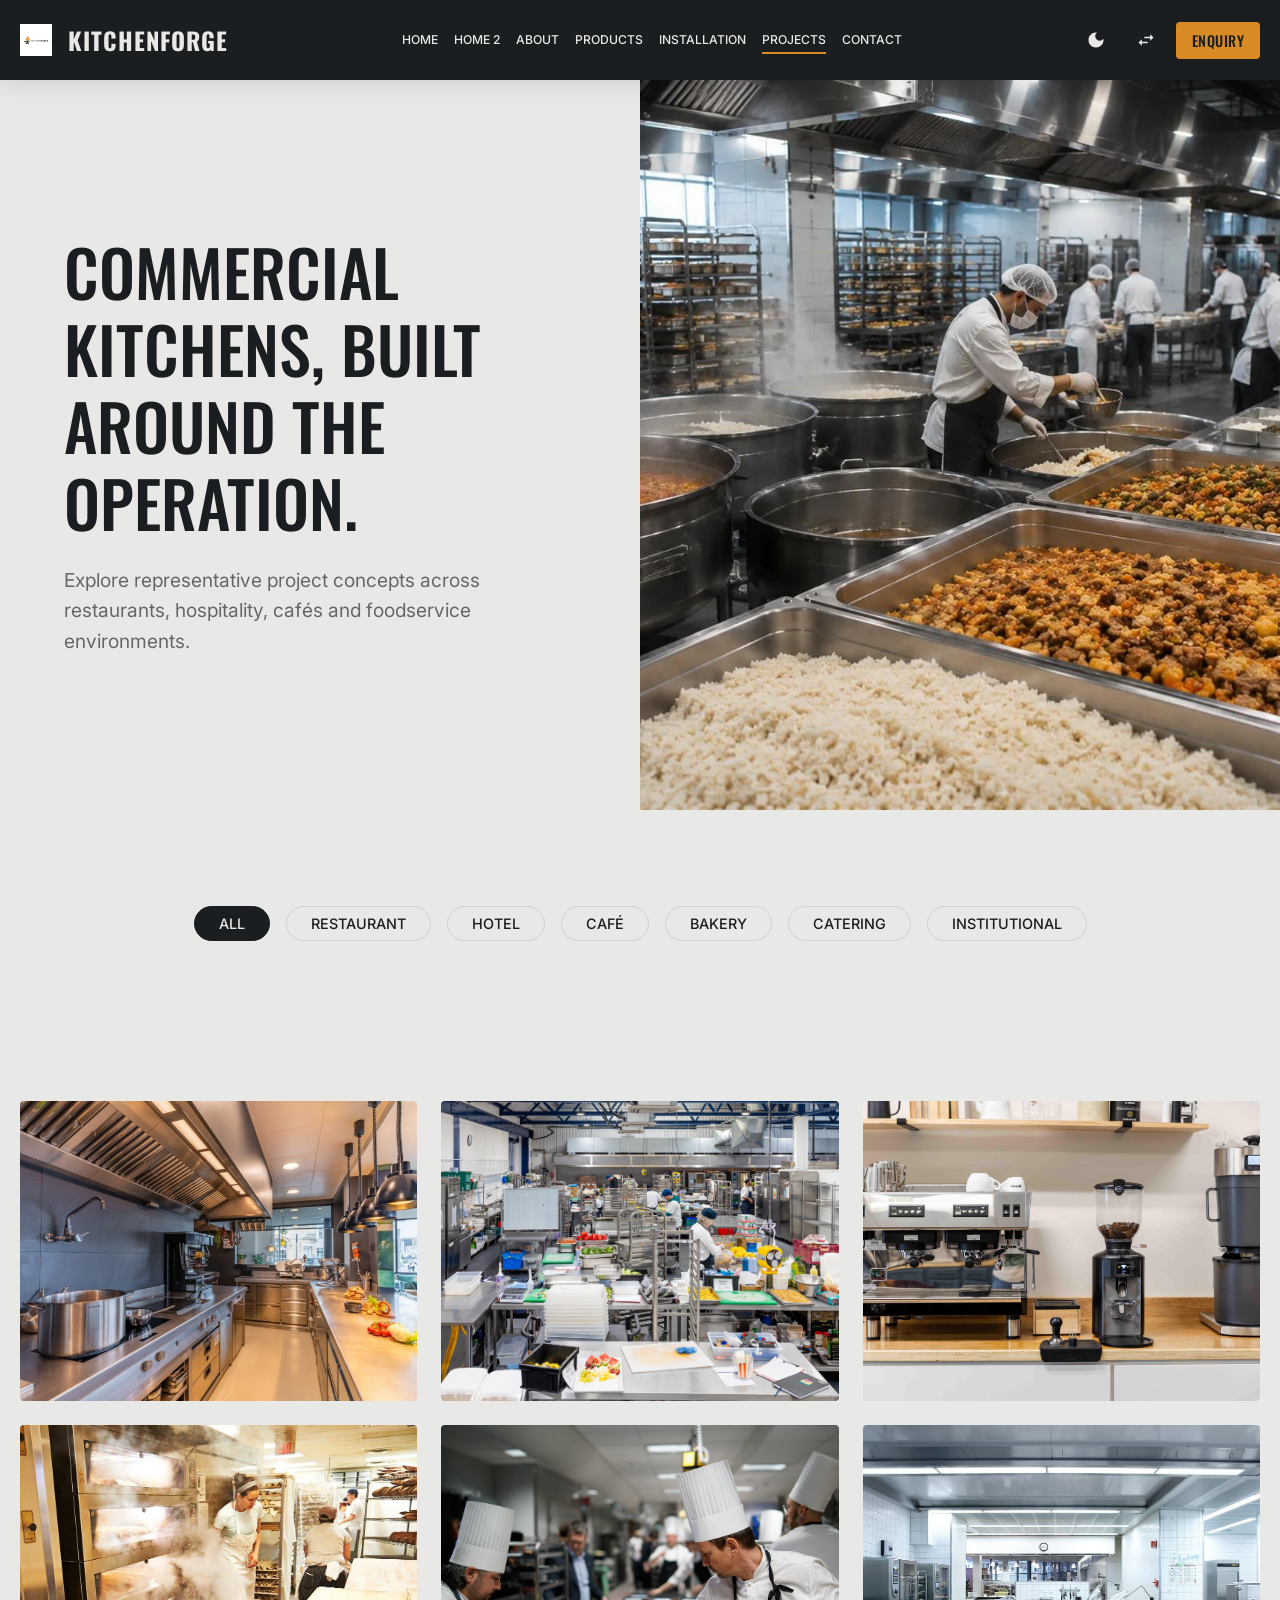
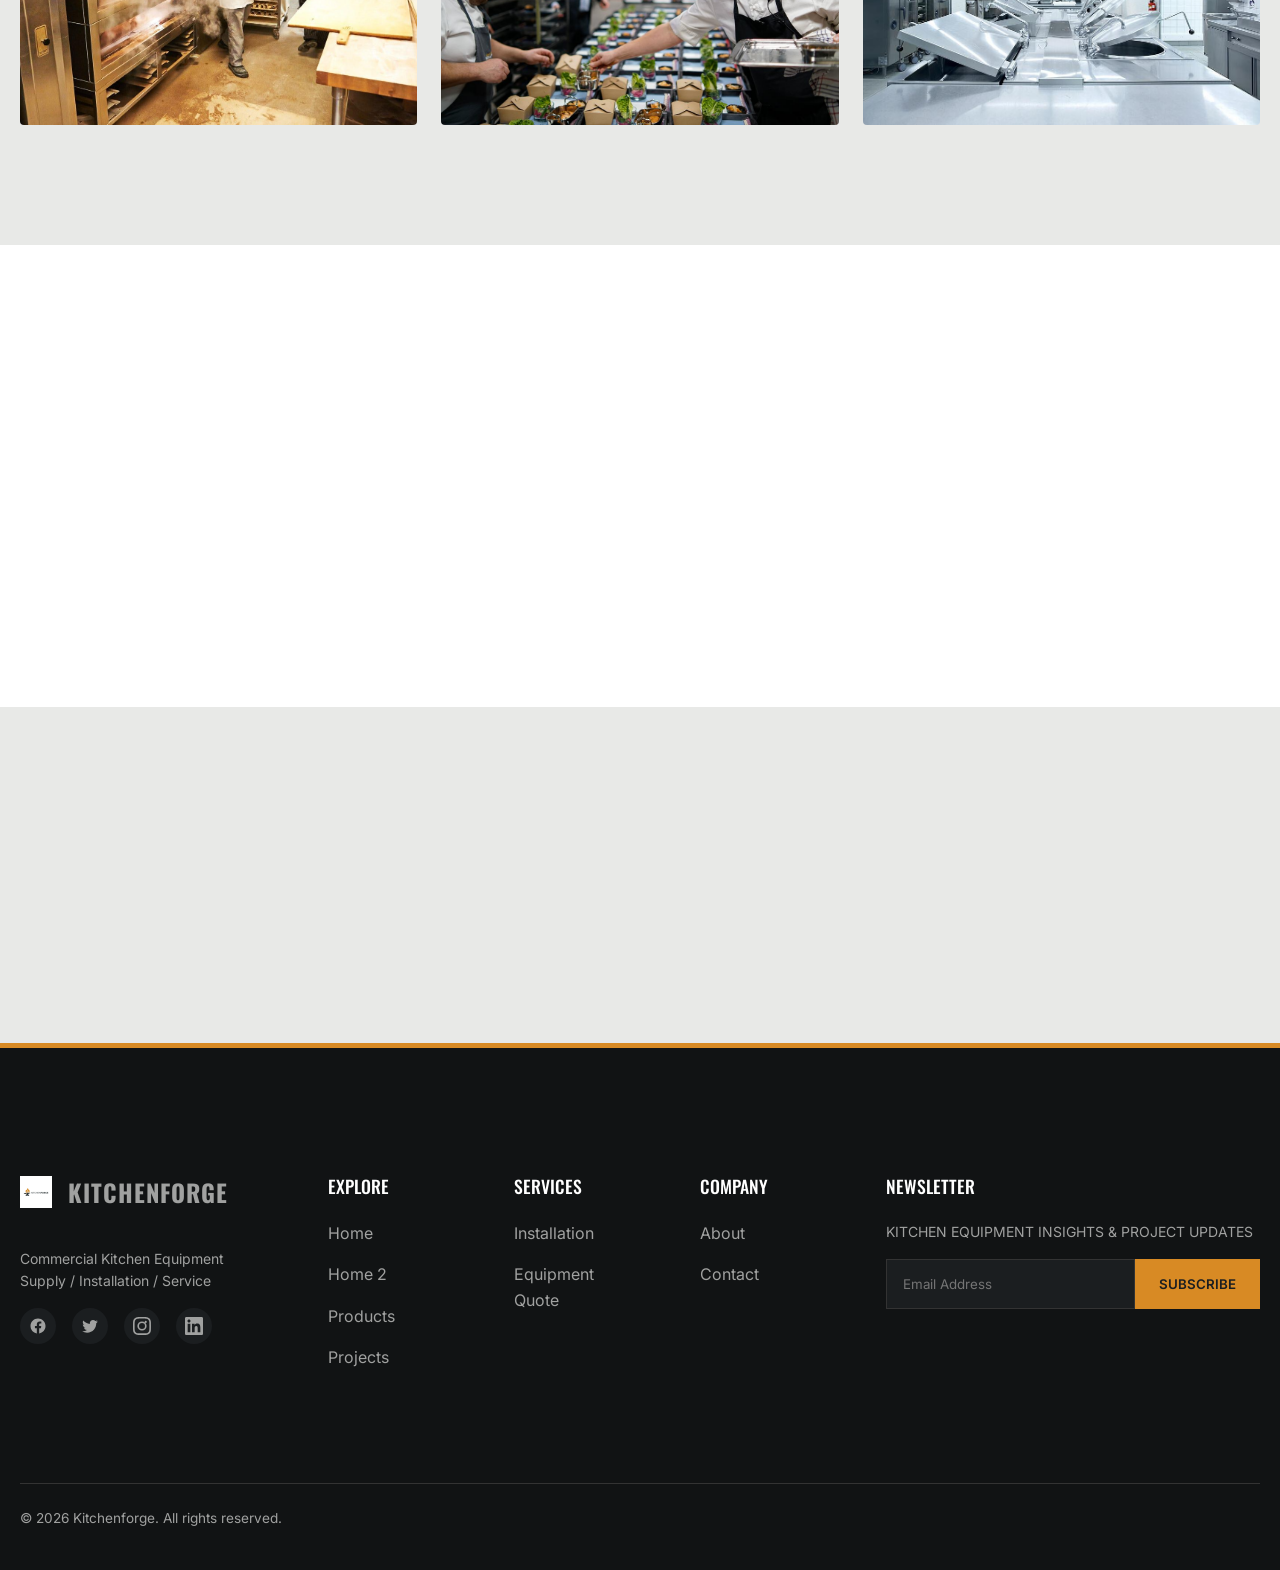
<file: projects.html>
<!DOCTYPE html>
<html lang="en" data-theme="light" dir="ltr">

<head>
    <meta charset="UTF-8">
    <meta name="viewport" content="width=device-width, initial-scale=1.0">
    <title>Commercial Kitchen Projects | Kitchenforge</title>
    <meta name="description"
        content="Explore representative project concepts across restaurants, hospitality, cafés and foodservice environments.">
    <link rel="icon" href="assets/images/logo.png" type="image/png">
    <link rel="stylesheet" href="assets/css/style.css">
</head>

<body>
    <!-- NAVBAR -->
    <nav class="navbar">
        <div class="container">
            <a href="index.html" class="nav-brand">
                <img src="assets/images/logo.png" alt="Kitchenforge Logo" style="height: 32px; width: auto;">
                <div class="brand-text">
                    <span class="brand-name">KITCHENFORGE</span>
                </div>
            </a>
            <div class="nav-links">
                <a href="index.html">Home</a>
                <a href="home-2.html">Home 2</a>
                <a href="about.html">About</a>
                <a href="products.html">Products</a>
                <a href="installation-service.html">Installation</a>
                <a href="projects.html">Projects</a>
                <a href="contact.html">Contact</a>
            </div>
            <div class="nav-actions">
                <button class="nav-icon-btn theme-toggle desktop-only" title="Toggle Theme" aria-label="Toggle Theme">
                    <svg viewBox="0 0 24 24">
                        <path
                            d="M12 3c-4.97 0-9 4.03-9 9s4.03 9 9 9 9-4.03 9-9c0-.46-.04-.92-.1-1.36a5.389 5.389 0 0 1-4.4 2.26 5.403 5.403 0 0 1-3.14-9.8c-.44-.06-.9-.1-1.36-.1z" />
                    </svg>
                </button>
                <button class="nav-icon-btn rtl-toggle desktop-only" title="Toggle RTL" aria-label="Toggle RTL">
                    <svg viewBox="0 0 24 24">
                        <path d="M6.99 11L3 15l3.99 4v-3H14v-2H6.99v-3zM21 9l-3.99-4v3H10v2h7.01v3L21 9z" />
                    </svg>
                </button>
                <button class="btn btn-primary quote-trigger desktop-only"
                    style="padding: 8px 16px; font-size: 0.9rem;">ENQUIRY</button>
                <button class="hamburger" aria-label="Open navigation menu" aria-expanded="false" aria-controls="mobile-navigation">
                    <span></span><span></span><span></span>
                </button>
            </div>
        </div>
    </nav>

    <!-- MOBILE DRAWER -->
    <div class="overlay"></div>
    <div class="mobile-drawer" id="mobile-navigation" aria-label="Mobile navigation">
        <button class="drawer-close" aria-label="Close menu"><svg viewBox="0 0 24 24">
                <path
                    d="M19 6.41L17.59 5 12 10.59 6.41 5 5 6.41 10.59 12 5 17.59 6.41 19 12 13.41 17.59 19 19 17.59 13.41 12z" />
            </svg></button>
        <div class="drawer-links">
            <a href="index.html">Home</a>
            <a href="home-2.html">Home 2</a>
            <a href="about.html">About</a>
            <a href="products.html">Products</a>
            <a href="installation-service.html">Installation</a>
            <a href="projects.html">Projects</a>
            <a href="contact.html">Contact</a>
            <button class="btn btn-primary mt-4 quote-trigger">ENQUIRY</button>
        </div>
        <div class="drawer-controls">
            <button class="control-btn theme-toggle" title="Toggle Theme" aria-label="Toggle Theme">
                <svg viewBox="0 0 24 24" style="width:20px;height:20px;fill:currentColor;">
                    <path d="M12 3c-4.97 0-9 4.03-9 9s4.03 9 9 9 9-4.03 9-9c0-.46-.04-.92-.1-1.36a5.389 5.389 0 0 1-4.4 2.26 5.403 5.403 0 0 1-3.14-9.8c-.44-.06-.9-.1-1.36-.1z"/>
                </svg>
            </button>
            <button class="control-btn rtl-toggle" title="Toggle RTL" aria-label="Toggle RTL">
                <svg viewBox="0 0 24 24" style="width:20px;height:20px;fill:currentColor;">
                    <path d="M6.99 11L3 15l3.99 4v-3H14v-2H6.99v-3zM21 9l-3.99-4v3H10v2h7.01v3L21 9z"/>
                </svg>
            </button>
        </div>
    </div>

    <!-- MAIN CONTENT -->
    <main>
        <!-- 01 HERO -->
        <section class="hero-split">
            <div class="hero-split-content reveal">
                <h1>COMMERCIAL KITCHENS, BUILT AROUND THE OPERATION.</h1>
                <p class="text-muted mb-4" style="font-size:1.2rem;">Explore representative project concepts across
                    restaurants, hospitality,
                    cafés and foodservice environments.</p>
            </div>
            <div class="hero-split-image reveal">
                <img src="assets/images/project-hero.jpg" alt="Commercial Kitchens">
            </div>
        </section>

        <!-- 02 PROJECT FILTERS -->
        <section class="section container reveal text-center" style="padding-bottom: 0;">
            <div class="filter-container">
                <button class="filter-btn proj-filter active" data-filter="all">ALL</button>
                <button class="filter-btn proj-filter" data-filter="restaurant">RESTAURANT</button>
                <button class="filter-btn proj-filter" data-filter="hotel">HOTEL</button>
                <button class="filter-btn proj-filter" data-filter="cafe">CAFÉ</button>
                <button class="filter-btn proj-filter" data-filter="bakery">BAKERY</button>
                <button class="filter-btn proj-filter" data-filter="catering">CATERING</button>
                <button class="filter-btn proj-filter" data-filter="institutional">INSTITUTIONAL</button>
            </div>
        </section>

        <!-- 03 PROJECT GALLERY -->
        <section class="section container reveal">
            <div class="masonry-grid" id="project-gallery">
                <div class="masonry-item"><img src="assets/images/projects1.jpg" alt="Project 1"></div>
                <div class="masonry-item"><img src="assets/images/projects2.jpg" alt="Project 2"></div>
                <div class="masonry-item"><img src="assets/images/projects3.jpg" alt="Project 3"></div>
                <div class="masonry-item"><img src="assets/images/projects4.jpg" alt="Project 4"></div>
                <div class="masonry-item"><img src="assets/images/projects5.jpg" alt="Project 5"></div>
                <div class="masonry-item"><img src="assets/images/projects6.jpg" alt="Project 6"></div>
            </div>
        </section>

        <!-- 04 OUR PROJECT APPROACH -->
        <section class="section" style="background-color: var(--color-surface);">
            <div class="container reveal text-center">
                <h2 class="mb-5">OUR PROJECT APPROACH</h2>
                <div class="process-timeline" style="justify-content: space-around;">
                    <div class="process-step">
                        <div class="process-num">01</div>
                        <h4 class="h5">DISCOVER</h4>
                    </div>
                    <div class="process-step">
                        <div class="process-num">02</div>
                        <h4 class="h5">PLAN</h4>
                    </div>
                    <div class="process-step">
                        <div class="process-num">03</div>
                        <h4 class="h5">SPECIFY</h4>
                    </div>
                    <div class="process-step">
                        <div class="process-num">04</div>
                        <h4 class="h5">SUPPLY</h4>
                    </div>
                    <div class="process-step">
                        <div class="process-num">05</div>
                        <h4 class="h5">INSTALL</h4>
                    </div>
                    <div class="process-step">
                        <div class="process-num">06</div>
                        <h4 class="h5">SUPPORT</h4>
                    </div>
                </div>
            </div>
        </section>

        <!-- 05 FINAL CTA -->
        <section class="section text-center reveal">
            <div class="container">
                <h2 class="mb-4">PLANNING YOUR OWN KITCHEN?</h2>
                <div class="mt-4">
                    <button class="btn btn-primary quote-trigger" data-equipment-cat="Project Enquiry">START A PROJECT
                        ENQUIRY →</button>
                </div>
            </div>
        </section>
    </main>

    <!-- GLOBAL QUOTE MODAL (Reused) -->
    <div class="modal" id="quote-modal">
        <div class="modal-content">
            <button class="modal-close"><svg viewBox="0 0 24 24">
                    <path
                        d="M19 6.41L17.59 5 12 10.59 6.41 5 5 6.41 10.59 12 5 17.59 6.41 19 12 13.41 17.59 19 19 17.59 13.41 12z" />
                </svg></button>
            <div id="quote-form-body">
                <h2 class="h3 mb-4 text-accent">LET'S PLAN YOUR KITCHEN</h2>
                <form id="quote-form">
                    <div class="form-grid">
                        <div class="form-group">
                            <label class="form-label">Full Name *</label>
                            <input type="text" class="form-control" required>
                        </div>
                        <div class="form-group">
                            <label class="form-label">Company Name</label>
                            <input type="text" class="form-control">
                        </div>
                        <div class="form-group">
                            <label class="form-label">Email *</label>
                            <input type="email" class="form-control" required>
                        </div>
                        <div class="form-group">
                            <label class="form-label">Phone</label>
                            <input type="tel" class="form-control">
                        </div>
                        <div class="form-group">
                            <label class="form-label">Business Type *</label>
                            <select class="form-control" required>
                                <option value="">Select...</option>
                                <option>Restaurant</option>
                                <option>Hotel</option>
                                <option>Café</option>
                                <option>Bakery</option>
                                <option>Catering</option>
                                <option>Institution</option>
                                <option>Other</option>
                            </select>
                        </div>
                        <div class="form-group">
                            <label class="form-label">Project Type *</label>
                            <select class="form-control" required>
                                <option value="">Select...</option>
                                <option>New Kitchen</option>
                                <option>Kitchen Renovation</option>
                                <option>Equipment Replacement</option>
                                <option>Installation Only</option>
                                <option>Service Request</option>
                                <option>Other</option>
                            </select>
                        </div>
                        <div class="form-group">
                            <label class="form-label">Equipment Category</label>
                            <input type="text" id="quote-eq-cat" class="form-control">
                        </div>
                        <div class="form-group">
                            <label class="form-label">Equipment Name</label>
                            <input type="text" id="quote-eq-name" class="form-control">
                        </div>
                        <div class="form-group" style="grid-column: 1/-1;">
                            <label class="form-label">Message *</label>
                            <textarea class="form-control" rows="3" required></textarea>
                        </div>
                    </div>
                    <div class="mt-4 flex gap-md mob-stack">
                        <button type="submit" class="btn btn-primary">SEND QUOTE REQUEST</button>
                        <button type="button" class="btn btn-secondary quote-cancel">MAYBE LATER</button>
                    </div>
                </form>
            </div>
            <div id="quote-success" class="form-success">
                <h3 class="h2 mb-3">QUOTE REQUEST PREPARED</h3>
                <p class="text-muted">Thanks — your project information has been prepared for the Kitchenforge team.</p>
                <button class="btn btn-secondary mt-4 modal-close">CLOSE</button>
            </div>
        </div>
    </div>

    <!-- FOOTER -->
    <footer class="footer">
        <div class="container">
            <div class="footer-grid">
                <div class="footer-col">
                    <a href="index.html" class="nav-brand mb-4">
                        <img src="assets/images/logo.png" alt="Kitchenforge Logo" style="height: 32px; width: auto;">
                        <div class="brand-text">
                            <span class="brand-name">KITCHENFORGE</span>
                        </div>
                    </a>
                    <p class="text-sm mb-4" style="margin-top: 1rem;">Commercial Kitchen Equipment<br>Supply / Installation / Service</p>
                    <div class="social-icons">
                        <a href="#" aria-label="Facebook"><svg viewBox="0 0 24 24">
                                <path
                                    d="M12 2.04c-5.5 0-10 4.5-10 10 0 5 3.66 9.15 8.44 9.9v-7h-2.54V12h2.54v-2.22c0-2.51 1.5-3.89 3.77-3.89 1.1 0 2.24.2 2.24.2v2.46h-1.26c-1.24 0-1.63.77-1.63 1.56V12h2.77l-.44 2.94h-2.33v7C18.34 21.15 22 17.04 22 12c0-5.5-4.5-10-10-10z" />
                            </svg></a>
                        <a href="#" aria-label="Twitter"><svg viewBox="0 0 24 24">
                                <path
                                    d="M22.46 6c-.77.35-1.6.58-2.46.69.88-.53 1.56-1.37 1.88-2.38-.83.5-1.75.85-2.72 1.05C18.37 4.5 17.26 4 16 4c-2.35 0-4.27 1.92-4.27 4.29 0 .34.04.67.11.98C8.28 9.09 5.11 7.38 3 4.79c-.37.63-.58 1.37-.58 2.15 0 1.49.75 2.81 1.91 3.56-.71 0-1.37-.2-1.95-.5v.05c0 2.08 1.48 3.82 3.44 4.21a4.22 4.22 0 0 1-1.93.07 4.28 4.28 0 0 0 4 2.98 8.52 8.52 0 0 1-5.33 1.84c-.34 0-.68-.02-1.02-.06C3.44 20.29 5.7 21 8.12 21 16 21 20.33 14.46 20.33 8.79c0-.19 0-.37-.01-.56.84-.6 1.56-1.36 2.14-2.23z" />
                            </svg></a>
                        <a href="#" aria-label="Instagram"><svg viewBox="0 0 24 24">
                                <path
                                    d="M12 2.16c3.2 0 3.58.01 4.85.07 1.17.05 1.8.25 2.23.41.56.22.96.48 1.37.89s.67.81.89 1.37c.16.43.36 1.06.41 2.23.06 1.27.07 1.65.07 4.85s-.01 3.58-.07 4.85c-.05 1.17-.25 1.8-.41 2.23-.22.56-.48.96-.89 1.37s-.81.67-1.37.89c-.43.16-1.06.36-2.23.41-1.27.06-1.65.07-4.85.07s-3.58-.01-4.85-.07c-1.17-.05-1.8-.25-2.23-.41-.56-.22-.96-.48-1.37-.89s-.67-.81-.89-1.37c-.16-.43-.36-1.06-.41-2.23-.06-1.27-.07-1.65-.07-4.85s.01-3.58.07-4.85c.05-1.17.25-1.8.41-2.23.22-.56.48-.96.89-1.37s.81-.67 1.37-.89c.43-.16 1.06-.36 2.23-.41 1.27-.06 1.65-.07 4.85-.07M12 0C8.74 0 8.33.01 7.05.07 5.77.13 4.9.31 4.14.61c-.78.3-1.45.71-2.12 1.38-.67.67-1.08 1.34-1.38 2.12C.31 4.9.13 5.77.07 7.05.01 8.33 0 8.74 0 12s.01 3.67.07 4.95c.06 1.28.24 2.15.54 2.91.3.78.71 1.45 1.38 2.12.67.67 1.34 1.08 2.12 1.38.76.3 1.63.48 2.91.54C8.33 23.99 8.74 24 12 24s3.67-.01 4.95-.07c1.28-.06 2.15-.24 2.91-.54.78-.3 1.45-.71 2.12-1.38.67-.67 1.08-1.34 1.38-2.12.3-.76.48-1.63.54-2.91.06-1.28.07-1.69.07-4.95s-.01-3.67-.07-4.95c-.06-1.28-.24-2.15-.54-2.91-.3-.78-.71-1.45-1.38-2.12-.67-.67-1.34-1.08-2.12-1.38-.76-.3-1.63-.48-2.91-.54C15.67.01 15.26 0 12 0zm0 5.84A6.16 6.16 0 1 0 18.16 12 6.16 6.16 0 0 0 12 5.84zm0 10.16A4 4 0 1 1 16 12a4 4 0 0 1-4 4zm6.4-9.44a1.44 1.44 0 1 1-2.88 0 1.44 1.44 0 0 1 2.88 0z" />
                            </svg></a>
                        <a href="#" aria-label="LinkedIn"><svg viewBox="0 0 24 24">
                                <path
                                    d="M20.447 20.452h-3.554v-5.569c0-1.328-.027-3.037-1.852-3.037-1.853 0-2.136 1.445-2.136 2.939v5.667H9.351V9h3.414v1.561h.046c.477-.9 1.637-1.85 3.37-1.85 3.601 0 4.267 2.37 4.267 5.455v6.286zM5.337 7.433c-1.144 0-2.063-.926-2.063-2.065 0-1.138.92-2.063 2.063-2.063 1.14 0 2.064.925 2.064 2.063 0 1.139-.925 2.065-2.064 2.065zm1.782 13.019H3.555V9h3.564v11.452zM22.225 0H1.771C.792 0 0 .774 0 1.729v20.542C0 23.227.792 24 1.771 24h20.451C23.2 24 24 23.227 24 22.271V1.729C24 .774 23.2 0 22.222 0h.003z" />
                            </svg></a>
                    </div>
                </div>
                <div class="footer-col">
                    <h4>EXPLORE</h4>
                    <ul class="footer-links">
                        <li><a href="index.html">Home</a></li>
                        <li><a href="home-2.html">Home 2</a></li>
                        <li><a href="products.html">Products</a></li>
                        <li><a href="projects.html">Projects</a></li>
                    </ul>
                </div>
                <div class="footer-col">
                    <h4>SERVICES</h4>
                    <ul class="footer-links">
                        <li><a href="installation-service.html">Installation</a></li>
                        <li><a href="#" class="quote-trigger">Equipment Quote</a></li>
                    </ul>
                </div>
                <div class="footer-col">
                    <h4>COMPANY</h4>
                    <ul class="footer-links">
                        <li><a href="about.html">About</a></li>
                        <li><a href="contact.html">Contact</a></li>
                    </ul>
                </div>
                <div class="footer-col">
                    <h4>NEWSLETTER</h4>
                    <p class="text-sm mb-3">KITCHEN EQUIPMENT INSIGHTS & PROJECT UPDATES</p>
                    <form class="newsletter-form" onsubmit="event.preventDefault()">
                        <input type="email" placeholder="Email Address" required>
                        <button type="submit">SUBSCRIBE</button>
                    </form>
                </div>
            </div>
            <div class="footer-bottom">
                <p>© 2026 Kitchenforge. All rights reserved.</p>
                <div class="flex gap-md">
                </div>
            </div>
        </div>
    </footer>

    <button id="back-to-top" class="back-to-top" aria-label="Back to top">
        <svg viewBox="0 0 24 24" width="24" height="24" fill="currentColor">
            <path d="M4 12l1.41 1.41L11 7.83V20h2V7.83l5.58 5.59L20 12l-8-8-8 8z" />
        </svg>
    </button>

    <script src="assets/js/main.js"></script>
</body>

</html>
</file>
<file: assets/css/style.css>
/* ==========================================================================
   KITCHENFORGE - GLOBAL STYLES
   ========================================================================== */

@import url('https://fonts.googleapis.com/css2?family=Inter:wght@300;400;500;600;700&family=Oswald:wght@300;400;500;600;700&display=swap');

/* ==========================================================================
   CSS VARIABLES (THEME TOKENS)
   ========================================================================== */
:root {
  /* Brand Colors */
  --color-graphite: #1B1E20;
  --color-stainless: #E8E9E7;
  --color-safety-amber: #D88A24;

  /* Theme Defaults (Light Mode) */
  --color-primary: var(--color-stainless);
  --color-text: var(--color-graphite);
  --color-background: var(--color-stainless);
  --color-surface: #FFFFFF;
  --color-border: #D1D2D0;
  --color-muted: #666666;
  --color-inverse: var(--color-graphite);
  --color-inverse-text: var(--color-stainless);

  /* Spacing System */
  --space-xs: 8px;
  --space-sm: 16px;
  --space-md: 24px;
  --space-lg: 40px;
  --space-xl: 64px;
  --space-2xl: 96px;
  --space-3xl: 128px;

  /* Typography */
  --font-heading: 'Oswald', sans-serif;
  --font-body: 'Inter', sans-serif;

  /* Layout */
  --container-max: 1320px;
  --transition: all 0.3s ease;
  --radius-sm: 4px;
  --radius-md: 8px;
  --radius-lg: 16px;

  /* Z-Index */
  --z-nav: 1000;
  --z-drawer: 1100;
  --z-modal: 1200;
  --z-toast: 1300;
}

[data-theme="dark"] {
  --color-primary: var(--color-graphite);
  --color-text: var(--color-stainless);
  --color-background: var(--color-graphite);
  --color-surface: #26292B;
  --color-border: #3A3D3F;
  --color-muted: #A0A1A0;
  --color-inverse: var(--color-stainless);
  --color-inverse-text: var(--color-graphite);
}

/* ==========================================================================
   RESET & BASE
   ========================================================================== */
*,
*::before,
*::after {
  box-sizing: border-box;
  margin: 0;
  padding: 0;
}

html {
  scroll-behavior: smooth;
  font-size: 16px;
}

body {
  font-family: var(--font-body);
  color: var(--color-text);
  background-color: var(--color-background);
  line-height: 1.6;
  overflow-x: hidden;
  -webkit-font-smoothing: antialiased;
  transition: background-color var(--transition), color var(--transition);
}

img,
picture,
video,
canvas,
svg {
  display: block;
  max-width: 100%;
  height: auto;
  object-fit: cover;
}

a {
  text-decoration: none;
  color: inherit;
  transition: var(--transition);
}

button,
input,
select,
textarea {
  font-family: inherit;
  border: none;
  background: none;
  color: inherit;
}

button {
  cursor: pointer;
}

h1,
h2,
h3,
h4,
h5,
h6 {
  font-family: var(--font-heading);
  text-transform: uppercase;
  line-height: 1.2;
  font-weight: 500;
  margin-bottom: var(--space-md);
}

h1 {
  font-size: clamp(2.5rem, 5vw, 4.5rem);
}

h2 {
  font-size: clamp(2rem, 4vw, 3.5rem);
}

h3 {
  font-size: clamp(1.5rem, 3vw, 2.5rem);
}

h4 {
  font-size: clamp(1.2rem, 2vw, 1.8rem);
}

/* ==========================================================================
   LAYOUT UTILITIES
   ========================================================================== */
.container {
  width: min(100% - 40px, var(--container-max));
  margin-inline: auto;
}

@media (max-width: 767px) {
  .container {
    width: calc(100% - 32px);
  }
}

.section {
  padding-block: var(--space-2xl);
}

.section-sm {
  padding-block: var(--space-xl);
}

.section-lg {
  padding-block: var(--space-3xl);
}

.grid {
  display: grid;
  gap: var(--space-lg);
}

.grid-2 {
  grid-template-columns: repeat(auto-fit, minmax(min(100%, 400px), 1fr));
}

.grid-3 {
  grid-template-columns: repeat(auto-fit, minmax(min(100%, 350px), 1fr));
}

.grid-4 {
  grid-template-columns: repeat(auto-fit, minmax(min(100%, 250px), 1fr));
}

.centered-grid-3 {
  display: flex;
  flex-wrap: wrap;
  justify-content: center;
  gap: var(--space-lg);
}

.centered-grid-3>* {
  flex: 1 1 300px;
  max-width: 400px;
}

.flex {
  display: flex;
}

.flex-col {
  flex-direction: column;
}

.items-center {
  align-items: center;
}

.justify-between {
  justify-content: space-between;
}

.justify-center {
  justify-content: center;
}

.gap-sm {
  gap: var(--space-sm);
}

.gap-md {
  gap: var(--space-md);
}

.gap-lg {
  gap: var(--space-lg);
}

.text-center {
  text-align: center;
}

.text-accent {
  color: var(--color-safety-amber);
}

.text-muted {
  color: var(--color-muted);
}

.text-sm {
  font-size: 0.875rem;
}

/* ==========================================================================
   BUTTONS
   ========================================================================== */
.btn {
  display: inline-flex;
  align-items: center;
  justify-content: center;
  padding: var(--space-sm) var(--space-md);
  font-family: var(--font-heading);
  font-size: 1.1rem;
  font-weight: 500;
  text-transform: uppercase;
  letter-spacing: 0.5px;
  border-radius: var(--radius-sm);
  transition: var(--transition);
  position: relative;
  overflow: hidden;
}

.btn-primary {
  background-color: var(--color-safety-amber);
  color: var(--color-graphite);
}

.btn-primary:hover {
  background-color: #f09f30;
  transform: translateY(-2px);
}

.btn-secondary {
  background-color: transparent;
  color: var(--color-text);
  border: 2px solid var(--color-text);
}

.btn-secondary:hover {
  background-color: var(--color-text);
  color: var(--color-background);
}

.btn-inverse {
  background-color: var(--color-inverse);
  color: var(--color-inverse-text);
}

.btn-inverse:hover {
  background-color: var(--color-safety-amber);
  color: var(--color-graphite);
}

/* ==========================================================================
   NAVIGATION
   ========================================================================== */
.navbar {
  position: fixed;
  top: 0;
  left: 0;
  width: 100%;
  height: 80px;
  background-color: var(--color-graphite);
  color: var(--color-stainless);
  z-index: var(--z-nav);
  transition: var(--transition);
  box-shadow: 0 4px 20px rgba(0, 0, 0, 0.1);
}

.navbar .container {
  height: 100%;
  display: flex;
  align-items: center;
  justify-content: space-between;
}

.nav-brand {
  display: flex;
  align-items: center;
  gap: var(--space-sm);
}

.nav-brand svg {
  height: 32px;
  width: auto;
  fill: var(--color-safety-amber);
}

.brand-text {
  display: flex;
  flex-direction: column;
}

.brand-name {
  font-family: var(--font-heading);
  font-size: 1.5rem;
  font-weight: 700;
  line-height: 1;
  letter-spacing: 1px;
}

.brand-desc {
  font-size: 0.65rem;
  text-transform: uppercase;
  letter-spacing: 0.5px;
  color: #A0A1A0;
}

.nav-links {
  display: flex;
  align-items: center;
  gap: var(--space-md);
}

.nav-links a {
  font-size: 0.9rem;
  font-weight: 500;
  text-transform: uppercase;
  position: relative;
}

.nav-links a::after {
  content: '';
  position: absolute;
  bottom: -4px;
  left: 0;
  width: 0%;
  height: 2px;
  background-color: var(--color-safety-amber);
  transition: var(--transition);
}

.nav-links a:hover::after,
.nav-links a.active::after {
  width: 100%;
}

.nav-actions {
  display: flex;
  align-items: center;
  gap: var(--space-md);
}

.nav-icon-btn {
  display: flex;
  align-items: center;
  justify-content: center;
  width: 40px;
  height: 40px;
  border-radius: 50%;
  color: var(--color-stainless);
  transition: var(--transition);
}

.nav-icon-btn:hover {
  background-color: rgba(255, 255, 255, 0.1);
  color: var(--color-safety-amber);
}

.nav-icon-btn svg {
  width: 20px;
  height: 20px;
  fill: currentColor;
}

.hamburger {
  display: none;
  flex-direction: column;
  justify-content: space-between;
  width: 30px;
  height: 20px;
  background: transparent;
  border: none;
  cursor: pointer;
  padding: 0;
  z-index: 10;
}

.hamburger span {
  width: 100%;
  height: 2px;
  background-color: var(--color-stainless);
  transition: var(--transition);
}

@media (max-width: 1024px) {

  .nav-links,
  .nav-actions .desktop-only {
    display: none;
  }

  .hamburger {
    display: flex;
  }
}

/* Mobile Drawer */
.mobile-drawer {
  position: fixed;
  top: 0;
  inset-inline-end: -100%;
  width: min(100%, 400px);
  height: 100vh;
  background-color: var(--color-graphite);
  color: var(--color-stainless);
  z-index: var(--z-drawer);
  padding: var(--space-xl) var(--space-lg);
  transition: inset-inline-end 0.4s cubic-bezier(0.77, 0, 0.175, 1);
  display: flex;
  flex-direction: column;
  box-shadow: -10px 0 30px rgba(0, 0, 0, 0.5);
  overflow-y: auto;
}

.mobile-drawer.open {
  inset-inline-end: 0;
}

.drawer-close {
  position: absolute;
  top: var(--space-md);
  inset-inline-end: var(--space-md);
  background: transparent;
  border: none;
  color: var(--color-stainless);
  cursor: pointer;
}

.drawer-close svg {
  width: 32px;
  height: 32px;
  fill: currentColor;
}

.drawer-links {
  display: flex;
  flex-direction: column;
  gap: var(--space-md);
  margin-top: var(--space-lg);
}

.drawer-links a {
  font-family: var(--font-heading);
  font-size: 1.5rem;
  text-transform: uppercase;
}

.drawer-links a.active,
.drawer-links a:hover {
  color: var(--color-safety-amber);
}

.drawer-controls {
  margin-top: auto;
  padding-top: var(--space-lg);
  display: flex;
  gap: var(--space-md);
  flex-wrap: wrap;
}

.control-btn {
  display: flex;
  align-items: center;
  gap: var(--space-xs);
  padding: var(--space-xs) var(--space-sm);
  background-color: rgba(255, 255, 255, 0.1);
  border-radius: var(--radius-sm);
  font-size: 0.9rem;
}

.overlay {
  position: fixed;
  top: 0;
  left: 0;
  width: 100%;
  height: 100%;
  background-color: rgba(0, 0, 0, 0.6);
  backdrop-filter: blur(4px);
  z-index: 1050;
  opacity: 0;
  visibility: hidden;
  transition: var(--transition);
}

.overlay.show {
  opacity: 1;
  visibility: visible;
}

/* ==========================================================================
   HERO SECTIONS
   ========================================================================== */
.hero {
  position: relative;
  min-height: 90vh;
  display: flex;
  align-items: center;
  padding-top: 80px;
  /* Offset for navbar */
  background-color: var(--color-graphite);
  color: var(--color-stainless);
  overflow: hidden;
}

.hero-bg {
  position: absolute;
  top: 0;
  left: 0;
  width: 100%;
  height: 100%;
  z-index: 1;
}

.hero-bg img {
  width: 100%;
  height: 100%;
  object-fit: cover;
  opacity: 0.6;
}

.hero-bg::after {
  content: '';
  position: absolute;
  top: 0;
  left: 0;
  width: 100%;
  height: 100%;
  background: linear-gradient(to right, var(--color-graphite) 10%, transparent 80%);
}

[dir="rtl"] .hero-bg::after {
  background: linear-gradient(to left, var(--color-graphite) 10%, transparent 80%);
}

.hero-content {
  position: relative;
  z-index: 2;
  max-width: 800px;
}

.hero-content h1 {
  margin-bottom: var(--space-md);
  text-shadow: 0 4px 20px rgba(0, 0, 0, 0.5);
}

.hero-content p {
  font-size: 1.2rem;
  margin-bottom: var(--space-lg);
  max-width: 600px;
  color: #E8E9E7;
}

.hero-split {
  display: grid;
  grid-template-columns: 1fr 1fr;
  min-height: 90vh;
  padding-top: 80px;
}

.hero-split-content {
  display: flex;
  flex-direction: column;
  justify-content: center;
  padding: var(--space-3xl) var(--space-xl);
}

.hero-split-image {
  position: relative;
}

.hero-split-image img {
  width: 100%;
  height: 100%;
  object-fit: cover;
}

.hero-split-overlay {
  position: absolute;
  bottom: var(--space-lg);
  inset-inline-start: var(--space-lg);
  background-color: var(--color-graphite);
  color: var(--color-safety-amber);
  padding: var(--space-sm) var(--space-md);
  font-family: var(--font-heading);
  font-size: 1.5rem;
  letter-spacing: 2px;
}

@media (max-width: 1024px) {
  .hero-split {
    grid-template-columns: 1fr;
  }

  .hero-split-image {
    min-height: 400px;
    display: flex;
    flex-direction: column;
  }

  .hero-split-image img {
    flex-grow: 1;
    height: auto;
  }

  .hero-split-overlay {
    position: relative;
    inset-inline-start: auto;
    bottom: auto;
    width: 100%;
    text-align: center;
  }

  .hero-split-content {
    padding: var(--space-xl) var(--space-md);
    text-align: center;
    align-items: center;
  }
}

/* ==========================================================================
   COMMON SECTIONS & COMPONENTS
   ========================================================================== */
.editorial-split {
  display: grid;
  grid-template-columns: 1fr 1fr;
  align-items: center;
  gap: var(--space-2xl);
}

@media (max-width: 1024px) {
  .editorial-split {
    display: flex;
    flex-direction: column;
  }

  .editorial-split.reverse {
    flex-direction: column-reverse;
  }
}

.editorial-image img {
  width: 100%;
  height: auto;
  border-radius: var(--radius-sm);
  box-shadow: 0 20px 40px rgba(0, 0, 0, 0.1);
}

.process-timeline {
  display: flex;
  flex-wrap: wrap;
  justify-content: space-between;
  position: relative;
  margin-top: var(--space-xl);
  overflow-x: auto;
  padding-bottom: var(--space-md);
}

@media (max-width: 1024px) {
  .process-timeline {
    display: grid;
    grid-template-columns: 1fr 1fr;
    gap: 2rem;
    overflow-x: hidden;
    justify-items: center;
  }

  .process-timeline::before {
    display: none;
  }

  .process-step {
    width: 100%;
  }
}

@media (max-width: 767px) {
  .process-timeline {
    grid-template-columns: 1fr;
  }

  .mob-stack {
    flex-direction: column;
    width: 100%;
    margin-bottom: 2rem;
  }

  .mob-stack .btn {
    width: 100%;
  }

  .spec-list li {
    flex-direction: column;
    gap: var(--space-xs);
    align-items: flex-start;
  }
}

.process-timeline::before {
  content: '';
  position: absolute;
  top: 24px;
  left: 0;
  width: 100%;
  height: 2px;
  background-color: var(--color-border);
  z-index: 1;
}

.process-timeline.no-line::before {
  display: none !important;
}

.process-step {
  position: relative;
  z-index: 2;
  text-align: center;
  width: 150px;
  flex-shrink: 0;
}

.process-num {
  width: 50px;
  height: 50px;
  background-color: var(--color-surface);
  border: 2px solid var(--color-safety-amber);
  border-radius: 50%;
  display: flex;
  align-items: center;
  justify-content: center;
  margin: 0 auto var(--space-sm);
  font-family: var(--font-heading);
  font-size: 1.2rem;
  font-weight: 600;
}

.spec-list {
  list-style: none;
  margin-top: var(--space-md);
}

.spec-list li {
  display: flex;
  justify-content: flex-start;
  gap: var(--space-md);
  padding-block: var(--space-sm);
  border-bottom: 1px solid var(--color-border);
}

.spec-label {
  font-weight: 600;
  color: var(--color-muted);
  text-transform: uppercase;
  font-size: 0.85rem;
  flex: 0 0 35%;
}

/* ==========================================================================
   CARDS & GRIDS
   ========================================================================== */
.card {
  background-color: var(--color-surface);
  border-radius: var(--radius-sm);
  overflow: hidden;
  box-shadow: 0 4px 20px rgba(0, 0, 0, 0.05);
  transition: var(--transition);
  border: 1px solid var(--color-border);
  display: flex;
  flex-direction: column;
  height: 100%;
}

.card:hover {
  transform: translateY(-5px);
  box-shadow: 0 10px 30px rgba(0, 0, 0, 0.1);
}

.card-img {
  width: 100%;
  height: 250px;
  object-fit: cover;
  border-bottom: 1px solid var(--color-border);
}

.card-body {
  padding: var(--space-md);
  display: flex;
  flex-direction: column;
  flex-grow: 1;
}

.card-category {
  color: var(--color-safety-amber);
  font-size: 0.8rem;
  font-weight: 700;
  text-transform: uppercase;
  margin-bottom: var(--space-xs);
}

.card-title {
  margin-bottom: var(--space-sm);
}

/* Project Gallery */
.masonry-grid {
  columns: 3 300px;
  column-gap: var(--space-md);
}

.masonry-item {
  break-inside: avoid;
  margin-bottom: var(--space-md);
  position: relative;
  overflow: hidden;
  border-radius: var(--radius-sm);
  cursor: pointer;
}

.masonry-item img {
  width: 100%;
  height: auto;
  transition: var(--transition);
}

.masonry-overlay {
  position: absolute;
  bottom: 0;
  left: 0;
  width: 100%;
  padding: var(--space-md);
  background: linear-gradient(to top, rgba(0, 0, 0, 0.9), transparent);
  color: #fff;
  transform: translateY(20px);
  opacity: 0;
  transition: var(--transition);
}

.masonry-item:hover img {
  transform: scale(1.05);
}

.masonry-item:hover .masonry-overlay {
  transform: translateY(0);
  opacity: 1;
}

/* ==========================================================================
   FILTERS
   ========================================================================== */
.filter-container {
  display: flex;
  flex-wrap: wrap;
  justify-content: center;
  gap: var(--space-sm);
  margin-bottom: var(--space-xl);
}

.filter-btn {
  padding: var(--space-xs) var(--space-md);
  border: 1px solid var(--color-border);
  border-radius: 50px;
  font-size: 0.9rem;
  font-weight: 500;
  transition: var(--transition);
}

.filter-btn:hover,
.filter-btn.active {
  background-color: var(--color-graphite);
  color: var(--color-stainless);
  border-color: var(--color-graphite);
}

/* ==========================================================================
   FORMS & MODALS
   ========================================================================== */
.form-group {
  margin-bottom: var(--space-md);
}

.form-label {
  display: block;
  margin-bottom: var(--space-xs);
  font-size: 0.9rem;
  font-weight: 600;
}

.form-control {
  width: 100%;
  padding: 0.75rem 1rem;
  background-color: var(--color-background);
  border: 1px solid var(--color-border);
  border-radius: var(--radius-sm);
  color: var(--color-text);
  font-size: 1rem;
  transition: var(--transition);
}

select.form-control {
  padding-right: 2.5rem;
  cursor: pointer;
  margin-bottom: 1rem;
  appearance: none;
  -webkit-appearance: none;
  -moz-appearance: none;
  background-image: url("data:image/svg+xml;charset=UTF-8,%3Csvg%20xmlns%3D%22http%3A%2F%2Fwww.w3.org%2F2000%2Fsvg%22%20width%3D%2224%22%20height%3D%2224%22%20viewBox%3D%220%200%2024%22%20fill%3D%22none%22%20stroke%3D%22%23A0A1A0%22%20stroke-width%3D%222%22%20stroke-linecap%3D%22round%22%20stroke-linejoin%3D%22round%22%3E%3Cpolyline%20points%3D%226%209%2012%2015%2018%209%22%3E%3C%2Fpolyline%3E%3C%2Fsvg%3E");
  background-repeat: no-repeat;
  background-position: right 1rem center;
  background-size: 1rem;
}

.form-control:focus {
  outline: none;
  border-color: var(--color-safety-amber);
}

.modal {
  position: fixed;
  top: 0;
  left: 0;
  width: 100%;
  height: 100%;
  z-index: var(--z-modal);
  display: flex;
  align-items: center;
  justify-content: center;
  opacity: 0;
  visibility: hidden;
  transition: var(--transition);
}

.modal.show {
  opacity: 1;
  visibility: visible;
}

.modal-content {
  background-color: var(--color-surface);
  width: min(100% - 32px, 800px);
  max-height: calc(100svh - 32px);
  overflow-y: auto;
  border-radius: var(--radius-md);
  padding: var(--space-xl);
  position: relative;
  transform: scale(0.95);
  transition: var(--transition);
  box-shadow: 0 20px 50px rgba(0, 0, 0, 0.3);
}

.modal.show .modal-content {
  transform: scale(1);
}

.modal-close {
  position: absolute;
  top: var(--space-md);
  inset-inline-end: var(--space-md);
  width: 40px;
  height: 40px;
  display: flex;
  align-items: center;
  justify-content: center;
  background-color: var(--color-background);
  border-radius: 50%;
  transition: var(--transition);
}

.modal-close:hover {
  background-color: var(--color-graphite);
  color: var(--color-stainless);
}

.modal-close svg {
  width: 20px;
  height: 20px;
  fill: currentColor;
}

/* Modal Form Grid */
.form-grid {
  display: grid;
  grid-template-columns: 1fr 1fr;
  gap: var(--space-md);
}

@media (max-width: 600px) {
  .form-grid {
    grid-template-columns: 1fr;
  }
}

.form-success {
  display: none;
  text-align: center;
  padding: var(--space-2xl) 0;
}

.form-success.active {
  display: block;
}

.form-success h3 {
  color: var(--color-safety-amber);
}

/* ==========================================================================
   FOOTER
   ========================================================================== */
.footer {
  background-color: #111314;
  color: #A0A1A0;
  padding-top: var(--space-3xl);
  padding-bottom: var(--space-lg);
  border-top: 5px solid var(--color-safety-amber);
}

.footer-grid {
  display: grid;
  grid-template-columns: 2fr 1fr 1fr 1fr 2fr;
  gap: var(--space-xl);
  margin-bottom: var(--space-2xl);
}

@media (max-width: 1024px) {
  .footer-grid {
    grid-template-columns: 1fr 1fr;
  }
}

@media (max-width: 600px) {
  .footer-grid {
    grid-template-columns: 1fr;
    text-align: center;
  }

  .footer-col .nav-brand,
  .footer-col .social-icons {
    justify-content: center;
  }
}

.footer-col h4 {
  color: #FFFFFF;
  margin-bottom: var(--space-md);
  font-size: 1.1rem;
}

.footer-col .nav-brand {
  margin-bottom: 2.5rem !important;
}

.footer-links {
  list-style: none;
}

.footer-links li {
  margin-bottom: var(--space-sm);
}

.footer-links a:hover {
  color: var(--color-safety-amber);
}

.social-icons {
  display: flex;
  gap: var(--space-sm);
  margin-top: var(--space-sm);
}

.social-icons a {
  display: flex;
  align-items: center;
  justify-content: center;
  width: 36px;
  height: 36px;
  border-radius: 50%;
  background-color: #1B1E20;
  color: #A0A1A0;
  transition: var(--transition);
}

.social-icons svg {
  width: 18px;
  height: 18px;
  fill: currentColor;
}

.social-icons a:hover {
  background-color: var(--color-safety-amber);
  color: var(--color-graphite);
}

.footer-bottom {
  border-top: 1px solid #333;
  padding-top: var(--space-md);
  display: flex;
  justify-content: space-between;
  align-items: center;
  font-size: 0.85rem;
}

@media (max-width: 600px) {
  .footer-bottom {
    flex-direction: column;
    gap: var(--space-md);
  }
}

.newsletter-form {
  display: flex;
  margin-top: var(--space-sm);
}

.newsletter-form input {
  flex: 1;
  padding: var(--space-sm);
  background-color: #1B1E20;
  border: 1px solid #333;
  color: #FFF;
}

.newsletter-form button {
  padding: var(--space-sm) var(--space-md);
  background-color: var(--color-safety-amber);
  color: var(--color-graphite);
  font-weight: 600;
}

/* ==========================================================================
   UTILITIES & ANIMATIONS
   ========================================================================== */
.reveal {
  opacity: 0;
  transform: translateY(30px);
  transition: all 0.8s ease-out;
}

.reveal.active {
  opacity: 1;
  transform: translateY(0);
}

@media (prefers-reduced-motion: reduce) {
  .reveal {
    transition: none;
    opacity: 1;
    transform: none;
  }

  * {
    transition-duration: 0.01ms !important;
    animation-duration: 0.01ms !important;
    scroll-behavior: auto !important;
  }
}

.back-to-top {
  position: fixed;
  bottom: 30px;
  inset-inline-end: 30px;
  width: 50px;
  height: 50px;
  background-color: var(--color-graphite);
  color: var(--color-stainless);
  border-radius: 50%;
  display: flex;
  align-items: center;
  justify-content: center;
  z-index: 900;
  opacity: 0;
  visibility: hidden;
  transition: var(--transition);
  box-shadow: 0 4px 10px rgba(0, 0, 0, 0.3);
}

.back-to-top.show {
  opacity: 1;
  visibility: visible;
}

.back-to-top:hover {
  background-color: var(--color-safety-amber);
  color: var(--color-graphite);
}

/* ==========================================================================
   REVIEW FIXES: TABLET NAVIGATION, EQUIPMENT VISUALS & SERVICE COVERAGE
   ========================================================================== */
.navbar .container { gap: 18px; min-width: 0; }
.nav-brand { flex: 0 0 auto; min-width: 0; }
.brand-name { white-space: nowrap; }
.nav-links { gap: clamp(10px, 1.25vw, 20px); }
.nav-links a { white-space: nowrap; font-size: clamp(.76rem, .9vw, .9rem); }
.nav-actions { flex: 0 0 auto; gap: 10px; }
.eyebrow { color: var(--color-safety-amber); font-size: .78rem; font-weight: 700; letter-spacing: .16em; margin-bottom: 10px; }
.section-heading-row { display: flex; align-items: end; justify-content: space-between; gap: 32px; margin-bottom: 32px; }
.section-heading-row > * { min-width: 0; }
.section-heading-row > p { max-width: 420px; }
.equipment-guide-grid { display: grid; grid-template-columns: repeat(2, minmax(0, 1fr)); gap: 22px; align-items: stretch; }
.equipment-guide-card { display: grid; grid-template-columns: minmax(120px,  .9fr) minmax(0, 1.1fr); background: var(--color-surface); border: 1px solid var(--color-border); border-radius: var(--radius-md); overflow: hidden; min-width: 0; height: 100%; }
.equipment-guide-card img { width: 100%; height: 100%; min-height: 220px; object-fit: cover; display: block; }
.equipment-guide-card > div { padding: clamp(18px, 2.2vw, 28px); display: flex; flex-direction: column; justify-content: flex-start; align-self: stretch; height: 100%; min-width: 0; box-sizing: border-box; }
.equipment-guide-card h3 { font-size: clamp(1.25rem, 2vw, 1.7rem); margin-bottom: 10px; }
.equipment-guide-card p { color: var(--color-muted); margin-bottom: 14px; }
.text-link { color: var(--color-safety-amber); font-weight: 700; display: inline-flex; align-items: center; gap: 6px; text-decoration: none; }
.equipment-guide-card .text-link { margin-top: auto; align-self: flex-start; padding-top: 8px; }
.text-link:hover { text-decoration: underline; }
.service-area-panel { display: flex; justify-content: space-between; align-items: center; gap: 28px; margin-top: 32px; padding: clamp(24px, 4vw, 44px); background: var(--color-graphite); color: var(--color-stainless); border-radius: var(--radius-md); }
.service-area-panel > div { max-width: 760px; }
.service-area-panel h3 { font-size: clamp(1.35rem, 2.3vw, 2rem); }
.service-area-panel p:not(.eyebrow) { color: #d0d2d0; margin-bottom: 0; }
.service-area-panel .btn { flex: 0 0 auto; }
@media (max-width: 1199px) {
  .navbar { height: 76px; }
  .navbar .container { width: calc(100% - 32px); }
  .nav-links, .nav-actions .desktop-only { display: none !important; }
  .nav-actions { margin-left: auto; }
  .hamburger { display: flex; flex: 0 0 30px; }
}
@media (max-width: 767px) {
  .section-heading-row { display: block; }
  .section-heading-row > p { margin-top: 10px; }
  .equipment-guide-grid { grid-template-columns: 1fr; }
  .equipment-guide-card { grid-template-columns: 112px minmax(0, 1fr); height: auto; }
  .equipment-guide-card img { min-height: 100%; height: 100%; }
  .equipment-guide-card > div { padding: 16px; height: 100%; }
  .service-area-panel { align-items: flex-start; flex-direction: column; }
  .service-area-panel .btn { width: 100%; text-align: center; }
}
@media (max-width: 420px) {
  .navbar .container { width: calc(100% - 24px); gap: 10px; }
  .nav-brand { gap: 8px; }
  .nav-brand img { height: 28px !important; }
  .brand-name { font-size: 1.15rem; letter-spacing: .5px; }
  .mobile-drawer { padding: 76px 24px 28px; }
  .equipment-guide-card { grid-template-columns: 1fr; }
  .equipment-guide-card img { height: 180px; min-height: 0; }
  .equipment-guide-card > div { height: auto; }
}


/* Equipment Categories & Workflow Guide: responsive tablet styles, including 1024px */
@media (min-width: 768px) and (max-width: 1024px) {
  .equipment-guide-grid {
    grid-template-columns: 1fr;
  }
  .equipment-guide-card {
    grid-template-columns: minmax(180px, 240px) minmax(0, 1fr);
    height: auto;
  }
  .equipment-guide-card img {
    min-height: 100%;
    height: 100%;
  }
  .equipment-guide-card > div {
    padding: clamp(20px, 2.5vw, 28px);
    height: 100%;
  }
  .equipment-guide-card h3 {
    font-size: clamp(1.2rem, 2vw, 1.55rem);
  }

  .equipment-categories-section .editorial-split {
    align-items: flex-start;
    text-align: left;
    gap: 28px;
  }

  .equipment-categories-section .editorial-split > div {
    width: 100%;
    text-align: left;
    align-self: flex-start;
  }

  .equipment-categories-section #home-cat-content {
    width: 100%;
    margin-top: 1rem;
    text-align: left;
  }

  .equipment-categories-section #home-cat-content h3,
  .equipment-categories-section #home-cat-content p,
  .equipment-categories-section #home-cat-content ul,
  .equipment-categories-section #home-cat-content .btn {
    text-align: left;
  }

  .equipment-categories-section #home-cat-content .spec-list li {
    justify-content: flex-start;
    align-items: flex-start;
  }

  .equipment-categories-section .editorial-image {
    width: 100%;
    align-self: flex-start;
  }
}

/* Service Area / Project Coverage Section */
.service-area-section .service-area-media {
  display: flex;
  flex-direction: column;
  width: 100%;
}

.service-area-section .service-area-media .editorial-image {
  width: 100%;
}

.service-area-section .service-area-action {
  margin-top: 24px;
}

.service-area-section .service-area-action .btn {
  display: inline-flex;
}

@media (max-width: 767px) {
  .service-area-section .service-area-action .btn {
    width: 100%;
    text-align: center;
    justify-content: center;
  }
}
</file>
